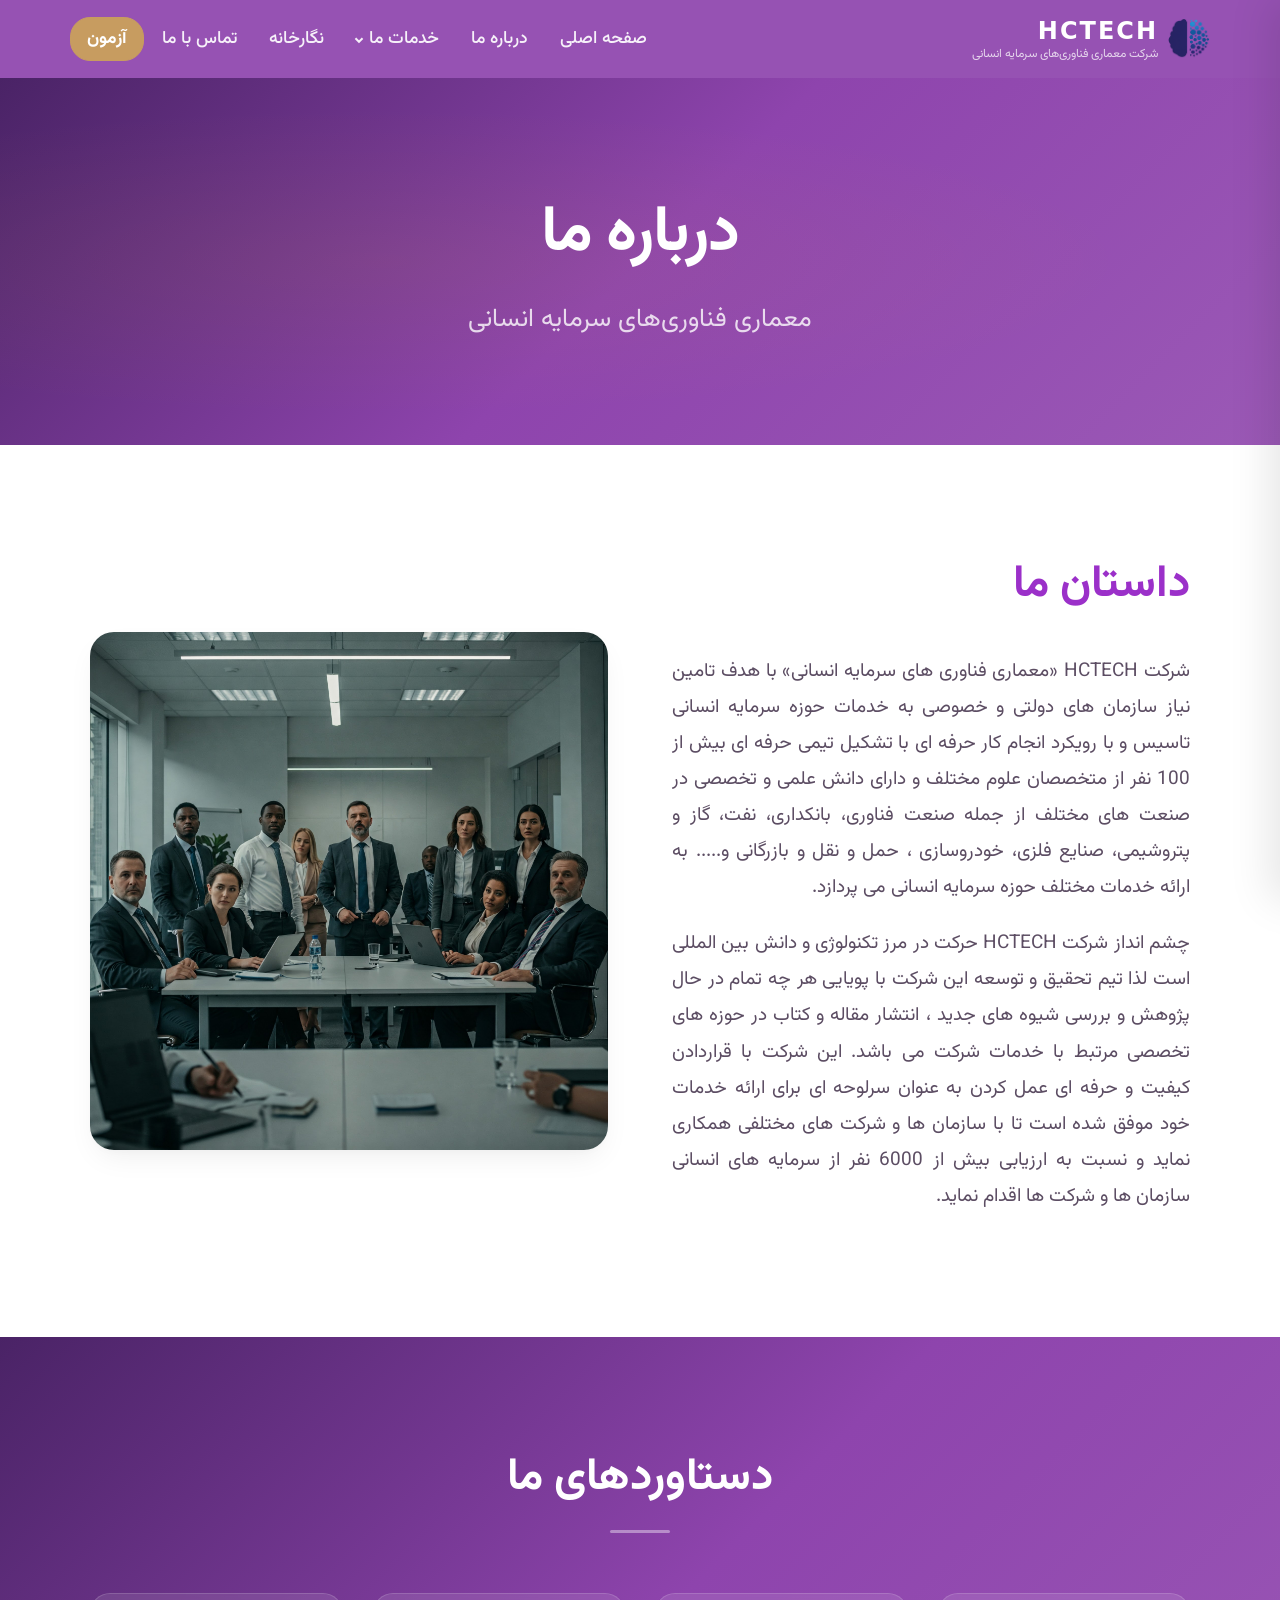
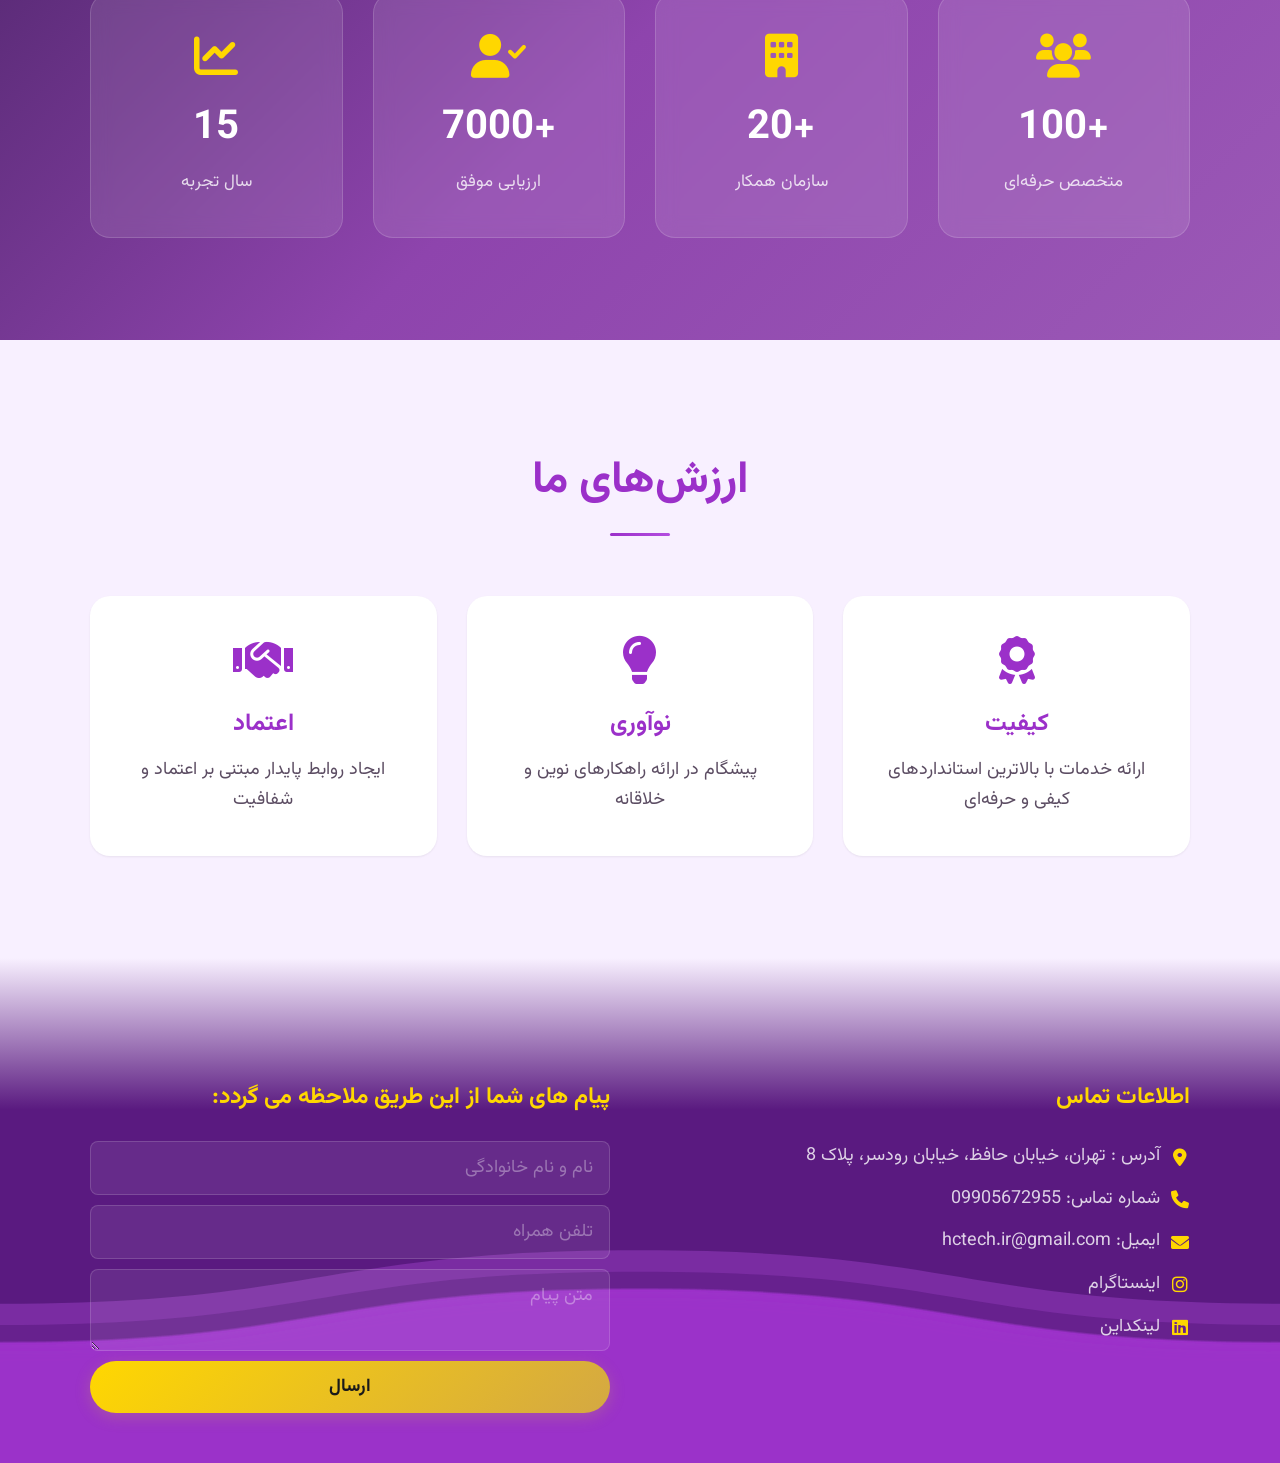
<file: about.html>
<!DOCTYPE html>
<html lang="fa" dir="rtl">

<head>
    <meta charset="UTF-8">
    <meta name="viewport" content="width=device-width, initial-scale=1.0">
    <title>درباره ما - HCTECH</title>

    <!-- Preload فونت -->
    <link rel="preload" href="assets/fonts/Vazirmatn-Regular.ttf" as="font" type="font/ttf" crossorigin>
    <link rel="preload" href="assets/fonts/Vazirmatn-Bold.ttf" as="font" type="font/ttf" crossorigin>

    <!-- Styles -->
    <link rel="stylesheet" href="css/main.css">
    <link rel="stylesheet" href="css/animations.css">
    <link rel="stylesheet" href="https://cdnjs.cloudflare.com/ajax/libs/font-awesome/6.0.0/css/all.min.css">
</head>

<body>

    <!-- ==========================================
    HEADER
    =========================================== -->
    <header class="header">
        <div class="header-container">
            <a href="index.html" class="logo-link">
                <img src="./images/logo.png" alt="HCTECH" class="logo">
                <div class="logo-text-group">
                    <span class="logo-text">HCTECH</span>
                      <span class="logo-subtext">شرکت معماری فناوری‌های سرمایه انسانی</span>
                </div>
            </a>
            <nav>
                <ul>
                    <li><a href="index.html">صفحه اصلی</a></li>
                    <li><a href="about.html" class="active">درباره ما</a></li>
                    <li class="dropdown">
                        <a href="#" class="dropdown-btn">خدمات ما</a>
                        <div class="dropdown-content">
                            <a href="competency.html">طراحی مدل شایستگی</a>
                            <a href="tm.html">مدیریت استعداد</a>
                            <a href="sp.html">جانشین‌پروری</a>
                            <a href="assessmentcenter.html">کانون ارزیابی</a>
                            <a href="#">دوره‌های توسعه شایستگی</a>
                            <a href="#">مدیریت عملکرد</a>
                            <a href="#">کوچینگ</a>
                            <a href="#">مدیریت دانش</a>
                            <a href="#">کلینیک رفتاری</a>
                        </div>
                    </li>
                    <li><a href="index.html#gallery">نگارخانه</a></li>
                    <li><a href="contact.html">تماس با ما</a></li>
                    <li><a href="#" class="exam-btn">آزمون</a></li>
                </ul>
            </nav>
        </div>
    </header>

    <!-- ==========================================
    PAGE HEADER
    =========================================== -->
    <section class="page-hero">
        <div class="page-hero-content fade-in-up">
            <h1>درباره ما</h1>
            <p>معماری فناوری‌های سرمایه انسانی</p>
        </div>
    </section>

    <!-- ==========================================
    OUR STORY
    =========================================== -->
    <section class="our-story">
        <div class="container">
            <div class="story-content">
                <div class="story-text fade-in-up">
                    <h1>داستان ما</h1>
                    <p>شرکت HCTECH «معماری فناوری های سرمایه انسانی» با هدف تامین نیاز سازمان های دولتی و خصوصی به
                        خدمات حوزه سرمایه انسانی تاسیس و با رویکرد انجام کار حرفه ای با تشکیل تیمی حرفه ای بیش از
                        100 نفر از متخصصان علوم مختلف و دارای دانش علمی و تخصصی در صنعت های مختلف از جمله صنعت
                        فناوری، بانکداری، نفت، گاز و پتروشیمی، صنایع فلزی، خودروسازی ، حمل و نقل و بازرگانی و.....
                        به ارائه خدمات مختلف حوزه سرمایه انسانی می پردازد.</p>
                    <p>چشم انداز شرکت HCTECH حرکت در مرز تکنولوژی و دانش بین المللی است لذا تیم تحقیق و توسعه این
                        شرکت با پویایی هر چه تمام در حال پژوهش و بررسی شیوه های جدید ، انتشار مقاله و کتاب در حوزه
                        های تخصصی مرتبط با خدمات شرکت می باشد. این شرکت با قراردادن کیفیت و حرفه ای عمل کردن به
                        عنوان سرلوحه ای برای ارائه خدمات خود موفق شده است تا با سازمان ها و شرکت های مختلفی همکاری
                        نماید و نسبت به ارزیابی بیش از 6000 نفر از سرمایه های انسانی سازمان ها و شرکت ها اقدام
                        نماید.</p>
                </div>
                <div class="story-image fade-in-up">
                    <img src="./images/about/about 1.jpg" alt="درباره HCTECH">
                </div>
            </div>
        </div>
    </section>

    <!-- ==========================================
    ACHIEVEMENTS
    =========================================== -->
    <section class="achievements">
        <div class="container">
            <h2 class="section-title">دستاوردهای ما</h2>
            <div class="stats-grid">
                <div class="stat-item scale-in">
                    <i class="fas fa-users"></i>
                    <h3>+100</h3>
                    <p>متخصص حرفه‌ای</p>
                </div>
                <div class="stat-item scale-in">
                    <i class="fas fa-building"></i>
                    <h3>+20</h3>
                    <p>سازمان همکار</p>
                </div>
                <div class="stat-item scale-in">
                    <i class="fas fa-user-check"></i>
                    <h3>+7000</h3>
                    <p>ارزیابی موفق</p>
                </div>
                <div class="stat-item scale-in">
                    <i class="fas fa-chart-line"></i>
                    <h3>15</h3>
                    <p>سال تجربه</p>
                </div>
            </div>
        </div>
    </section>

    <!-- ==========================================
    OUR VALUES
    =========================================== -->
    <section class="our-values">
        <div class="container">
            <h2 class="section-title">ارزش‌های ما</h2>
            <div class="values-grid">
                <div class="value-card fade-in-up">
                    <i class="fas fa-award"></i>
                    <h3>کیفیت</h3>
                    <p>ارائه خدمات با بالاترین استانداردهای کیفی و حرفه‌ای</p>
                </div>
                <div class="value-card fade-in-up">
                    <i class="fas fa-lightbulb"></i>
                    <h3>نوآوری</h3>
                    <p>پیشگام در ارائه راهکارهای نوین و خلاقانه</p>
                </div>
                <div class="value-card fade-in-up">
                    <i class="fas fa-handshake"></i>
                    <h3>اعتماد</h3>
                    <p>ایجاد روابط پایدار مبتنی بر اعتماد و شفافیت</p>
                </div>
            </div>
        </div>
    </section>

    <!-- ==========================================
    FOOTER
    =========================================== -->
    <footer>
        <div class="wave-container">
            <svg viewBox="0 0 120 28" preserveAspectRatio="none">
                <defs>
                    <filter id="goo">
                        <feGaussianBlur in="SourceGraphic" stdDeviation="1" result="blur" />
                        <feColorMatrix in="blur" mode="matrix" values="1 0 0 0 0  0 1 0 0 0  0 0 1 0 0  0 0 0 13 -9"
                            result="goo" />
                        <xfeBlend in="SourceGraphic" in2="goo" />
                    </filter>
                    <path id="wave"
                        d="M 0,10 C 30,10 30,15 60,15 90,15 90,10 120,10 150,10 150,15 180,15 210,15 210,10 240,10 v 28 h -240 z" />
                </defs>
                <use id="wave3" class="wave" xlink:href="#wave" x="0" y="-2"></use>
                <use id="wave2" class="wave" xlink:href="#wave" x="0" y="0"></use>
                <g class="gooeff" filter="url(#goo)">
                    <circle class="drop drop1" cx="20" cy="2" r="8.8" />
                    <circle class="drop drop2" cx="25" cy="2.5" r="7.5" />
                    <circle class="drop drop3" cx="16" cy="2.8" r="9.2" />
                    <circle class="drop drop4" cx="18" cy="2" r="8.8" />
                    <circle class="drop drop5" cx="22" cy="2.5" r="7.5" />
                    <circle class="drop drop6" cx="26" cy="2.8" r="9.2" />
                    <circle class="drop drop1" cx="5" cy="4.4" r="8.8" />
                    <circle class="drop drop2" cx="5" cy="4.1" r="7.5" />
                    <circle class="drop drop3" cx="8" cy="3.8" r="9.2" />
                    <circle class="drop drop4" cx="3" cy="4.4" r="8.8" />
                    <circle class="drop drop5" cx="7" cy="4.1" r="7.5" />
                    <circle class="drop drop6" cx="10" cy="4.3" r="9.2" />
                    <circle class="drop drop1" cx="1.2" cy="5.4" r="8.8" />
                    <circle class="drop drop2" cx="5.2" cy="5.1" r="7.5" />
                    <circle class="drop drop3" cx="10.2" cy="5.3" r="9.2" />
                    <circle class="drop drop4" cx="3.2" cy="5.4" r="8.8" />
                    <circle class="drop drop5" cx="14.2" cy="5.1" r="7.5" />
                    <circle class="drop drop6" cx="17.2" cy="4.8" r="9.2" />
                    <use id="wave1" class="wave" xlink:href="#wave" x="0" y="1" />
                </g>
            </svg>
        </div>
        <div class="footer-container">
            <div class="contact-info">
                <h3>اطلاعات تماس</h3>
                <p><i class="fas fa-map-marker-alt"></i> آدرس : تهران، خیابان حافظ، خیابان رودسر، پلاک 8</p>
                <p><i class="fas fa-phone"></i> شماره تماس: 09905672955</p>
                <p><i class="fas fa-envelope"></i> ایمیل: hctech.ir@gmail.com</p>
                <p><i class="fab fa-instagram"></i> <a href="#">اینستاگرام</a></p>
                <p><i class="fab fa-linkedin"></i> <a href="#">لینکداین</a></p>
            </div>
            <div class="message-box">
                <h3>پیام های شما از این طریق ملاحظه می گردد:</h3>
                <form>
                    <input type="text" placeholder="نام و نام خانوادگی" required>
                    <input type="email" placeholder="تلفن همراه" required>
                    <textarea placeholder="متن پیام" required></textarea>
                    <button type="submit">ارسال</button>
                </form>
            </div>
        </div>
    </footer>

    <script src="js/main.js"></script>
</body>

</html>
</file>
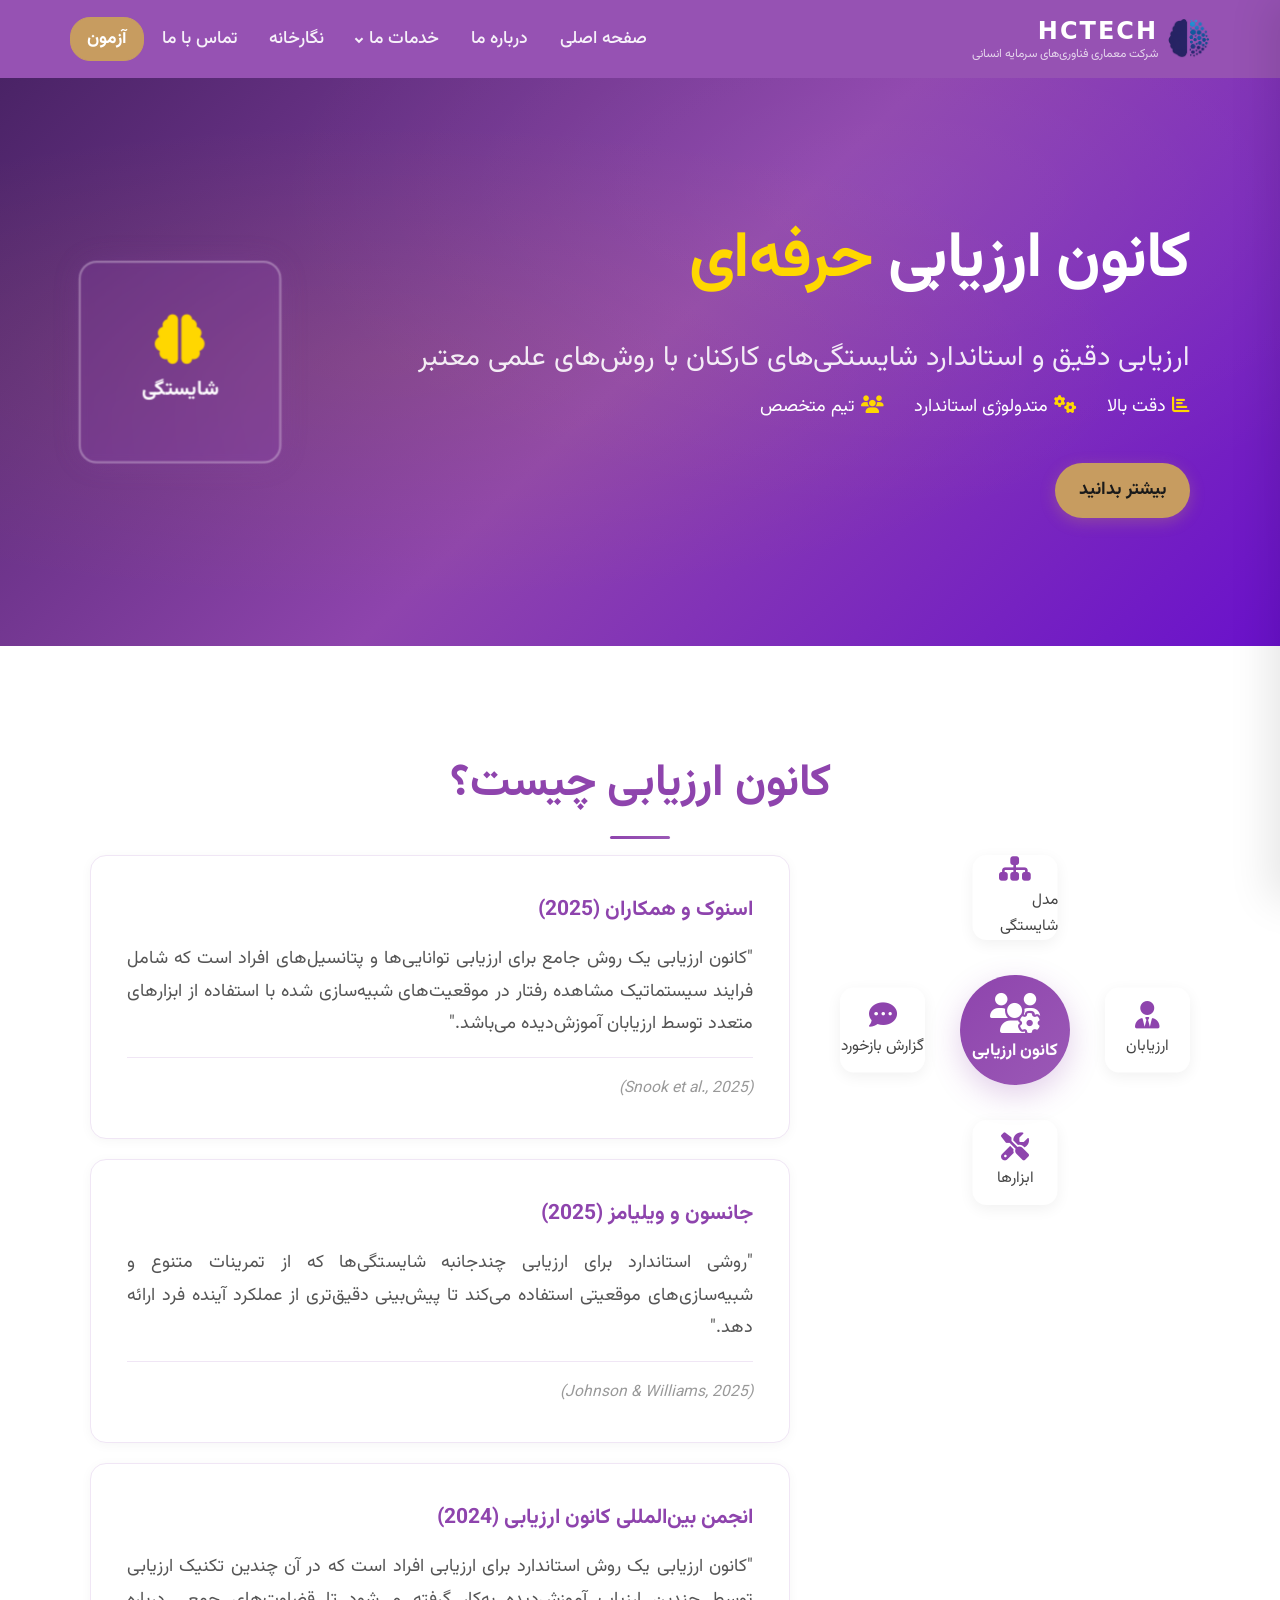
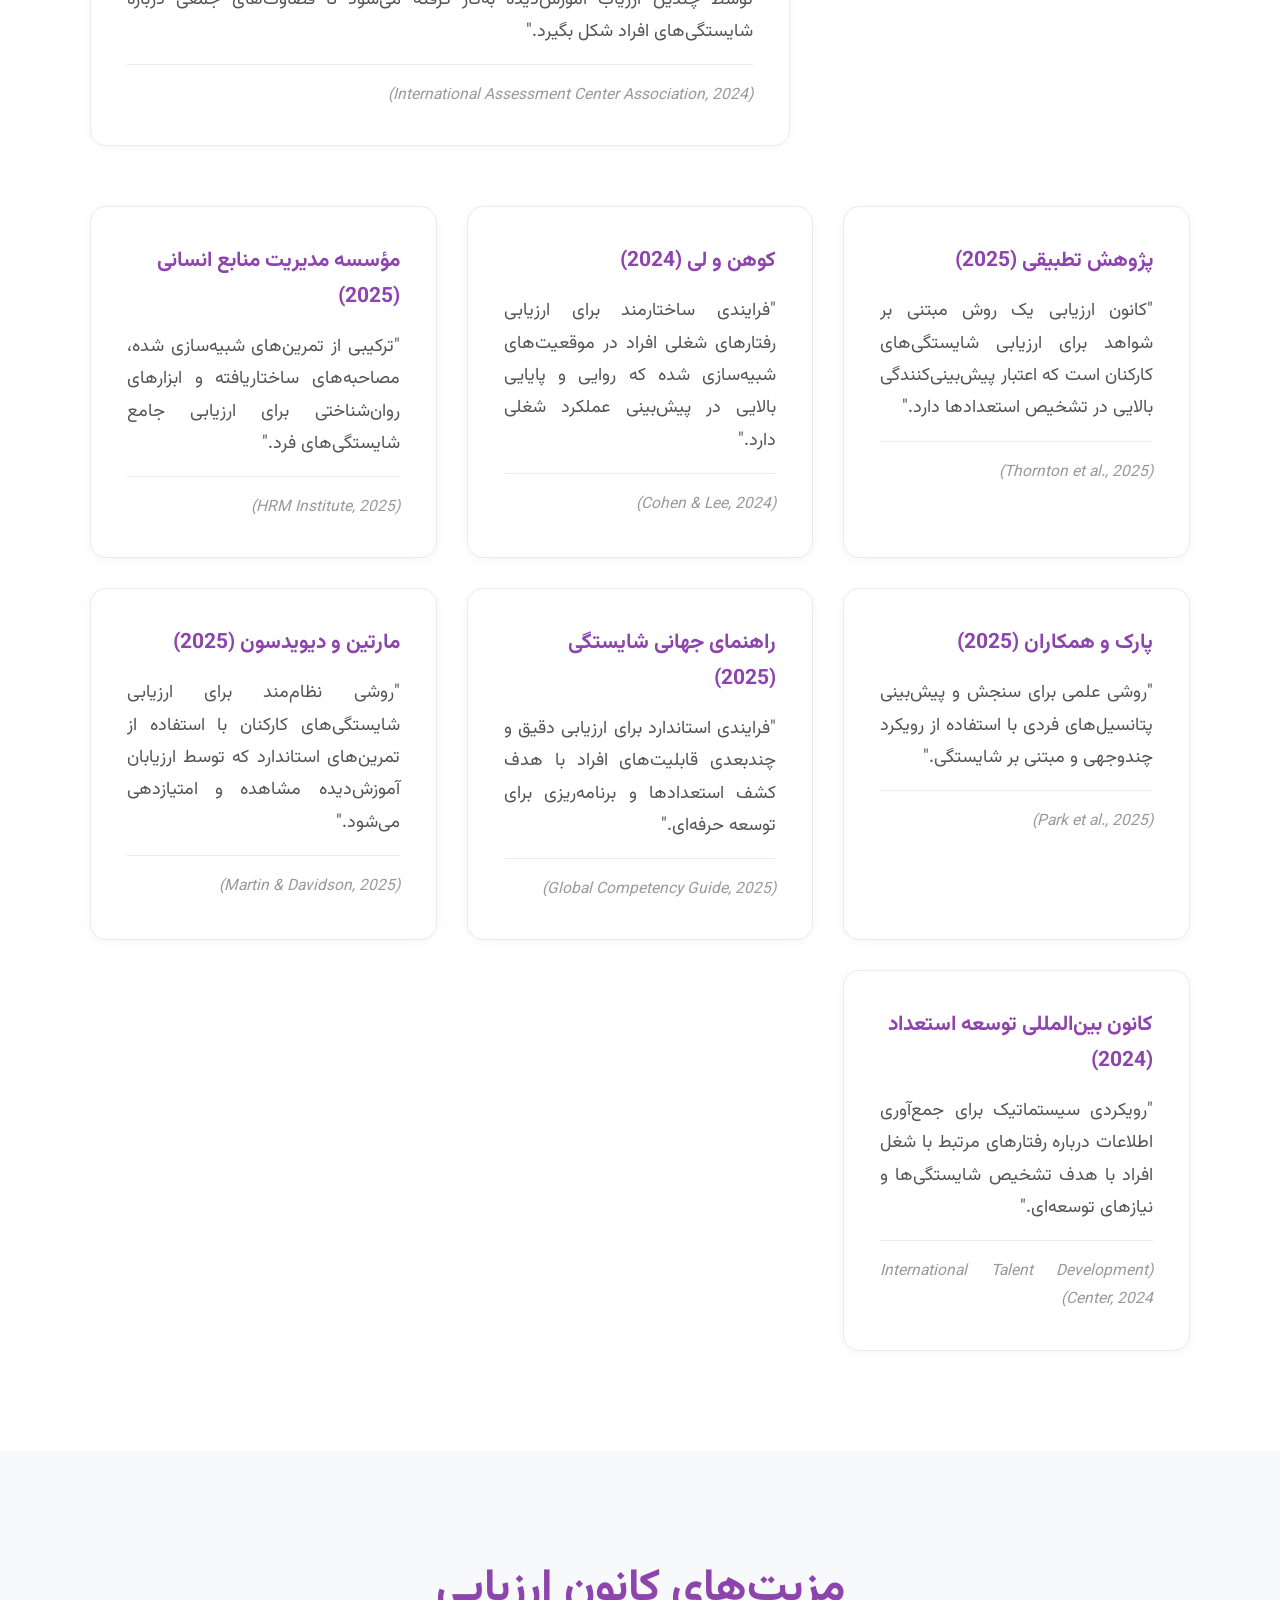
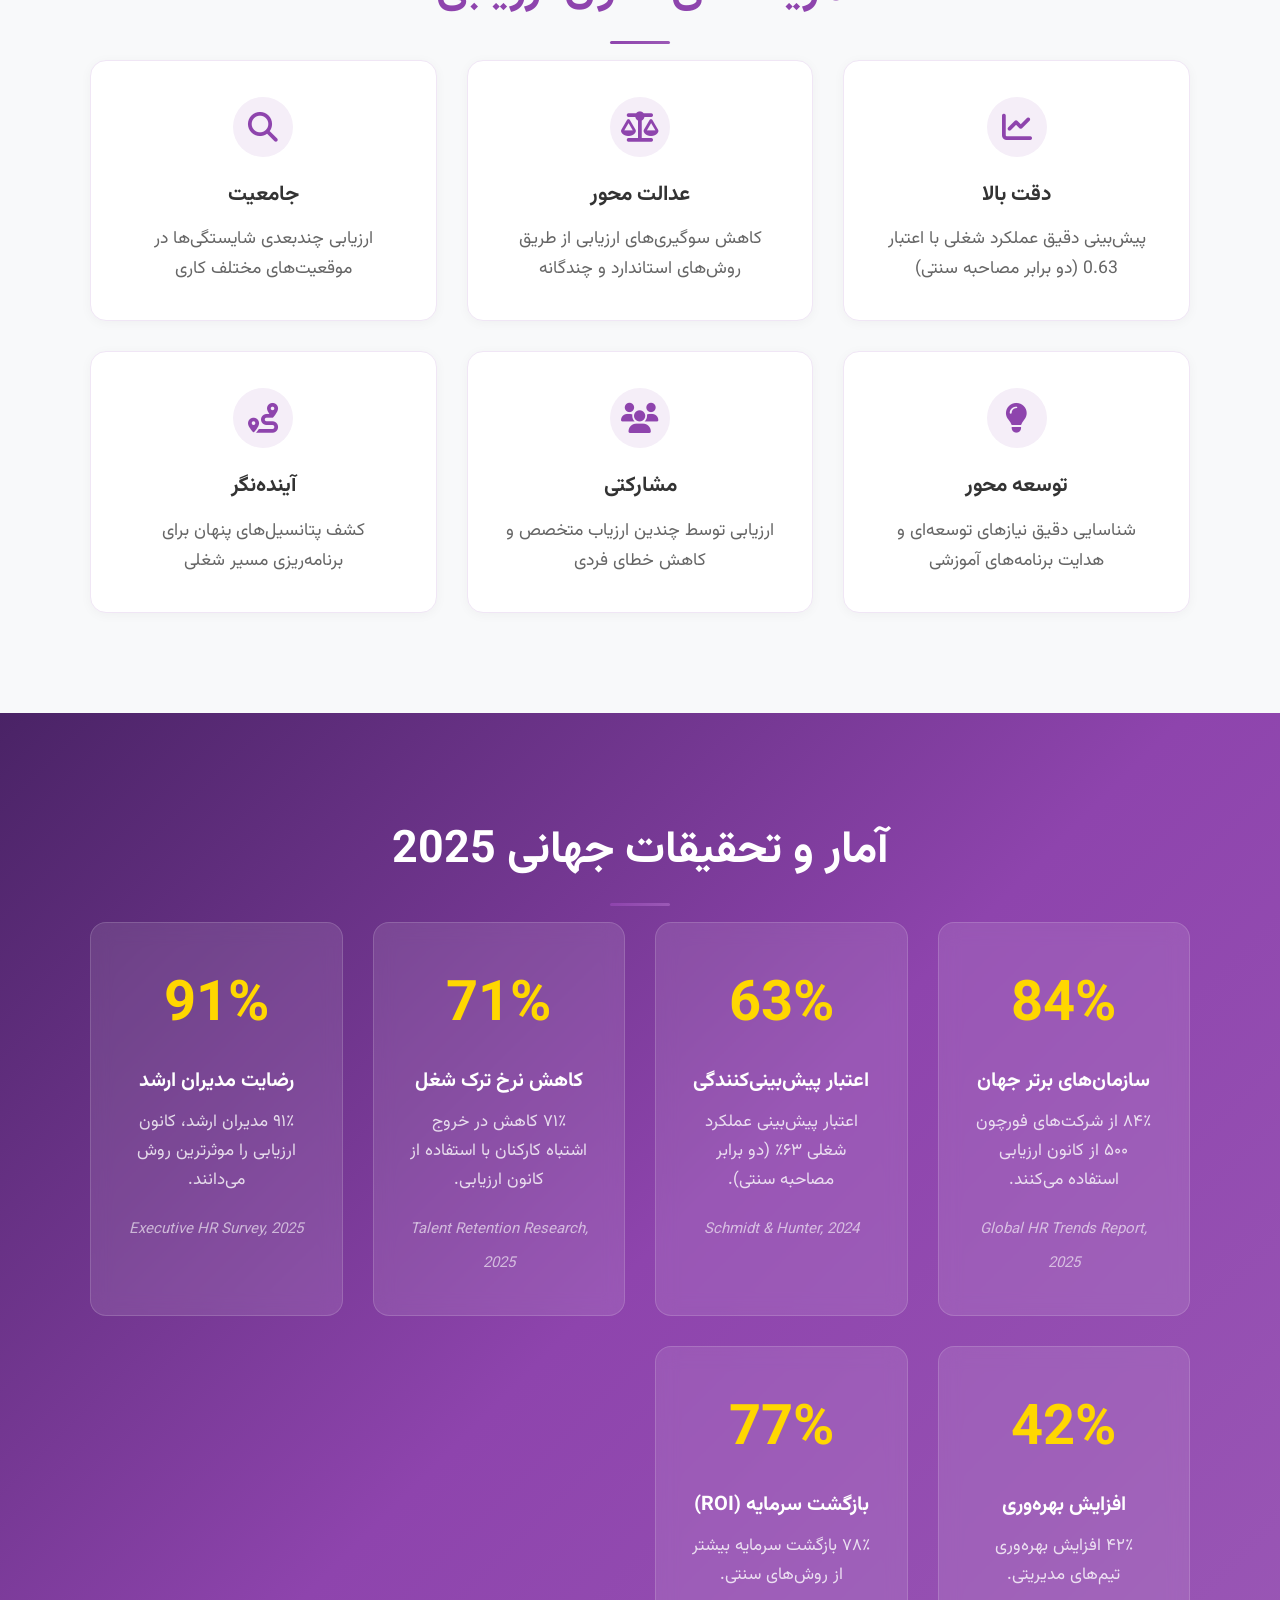
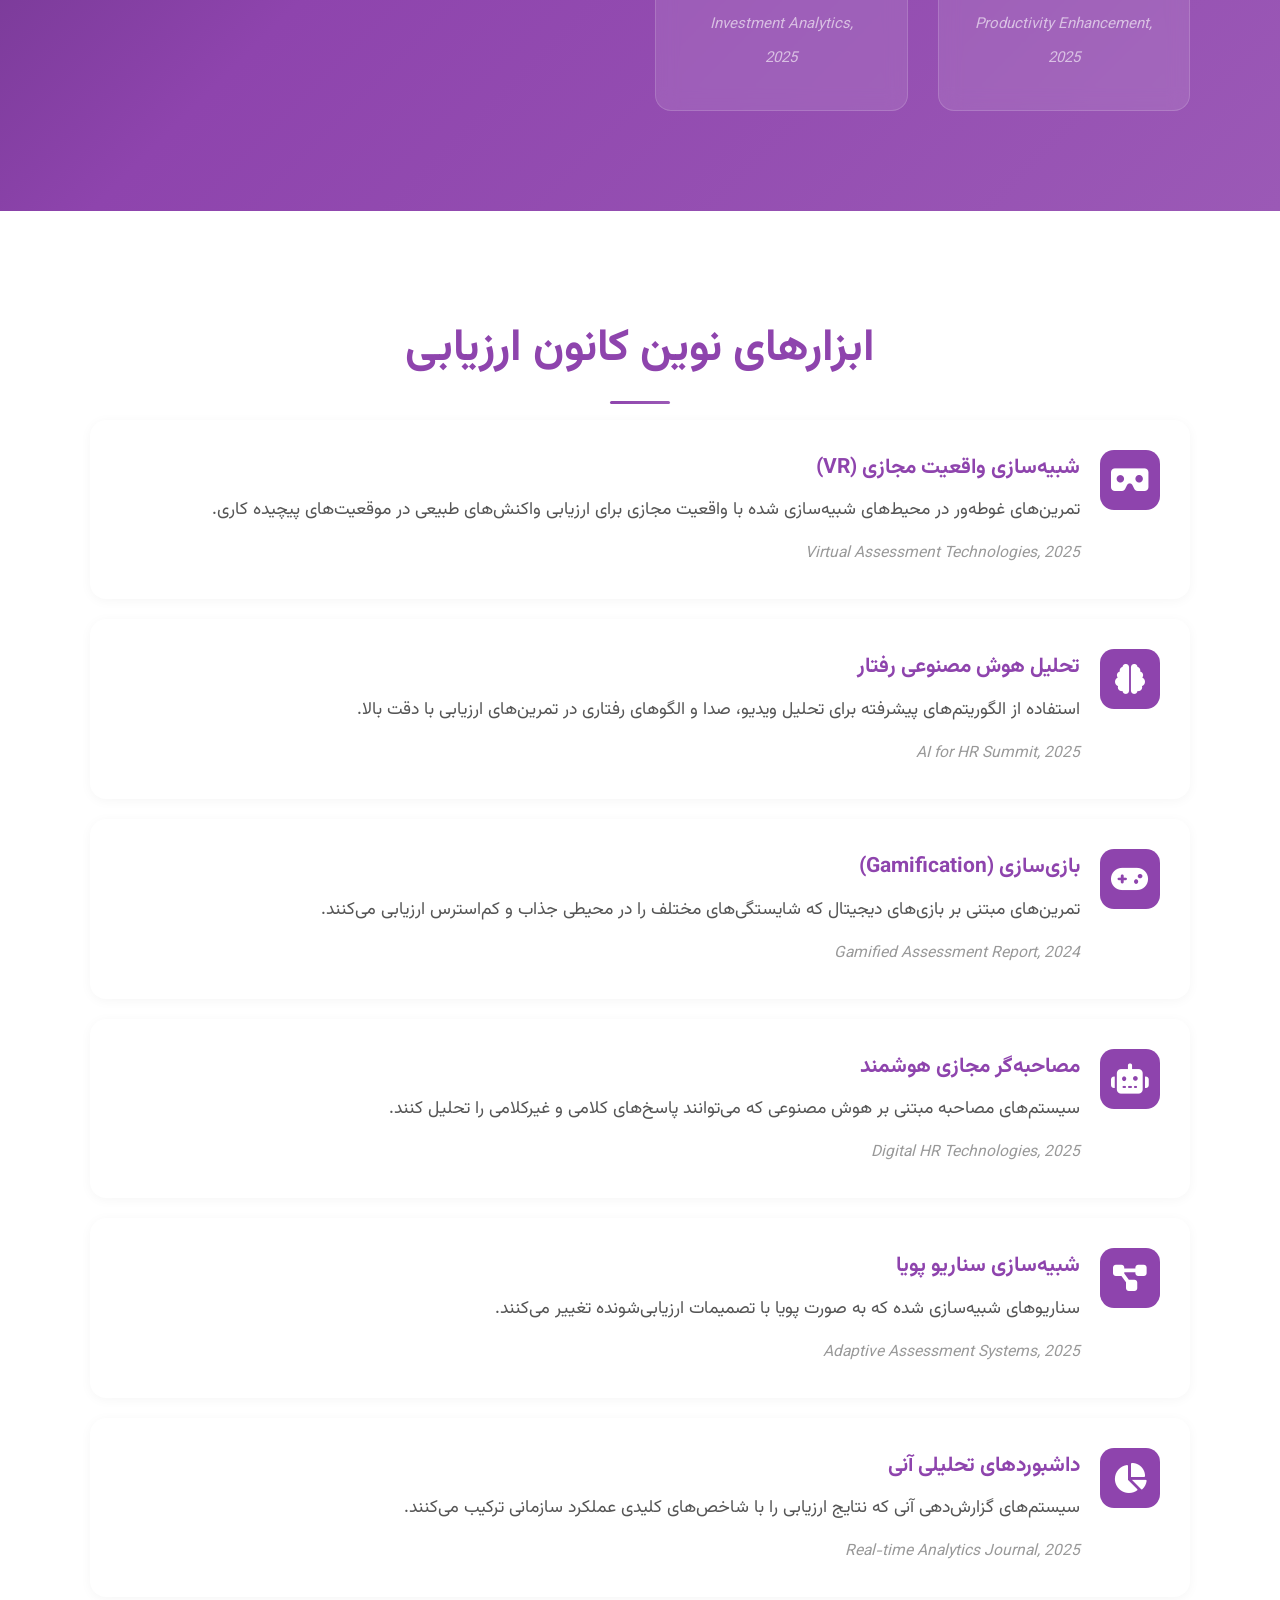
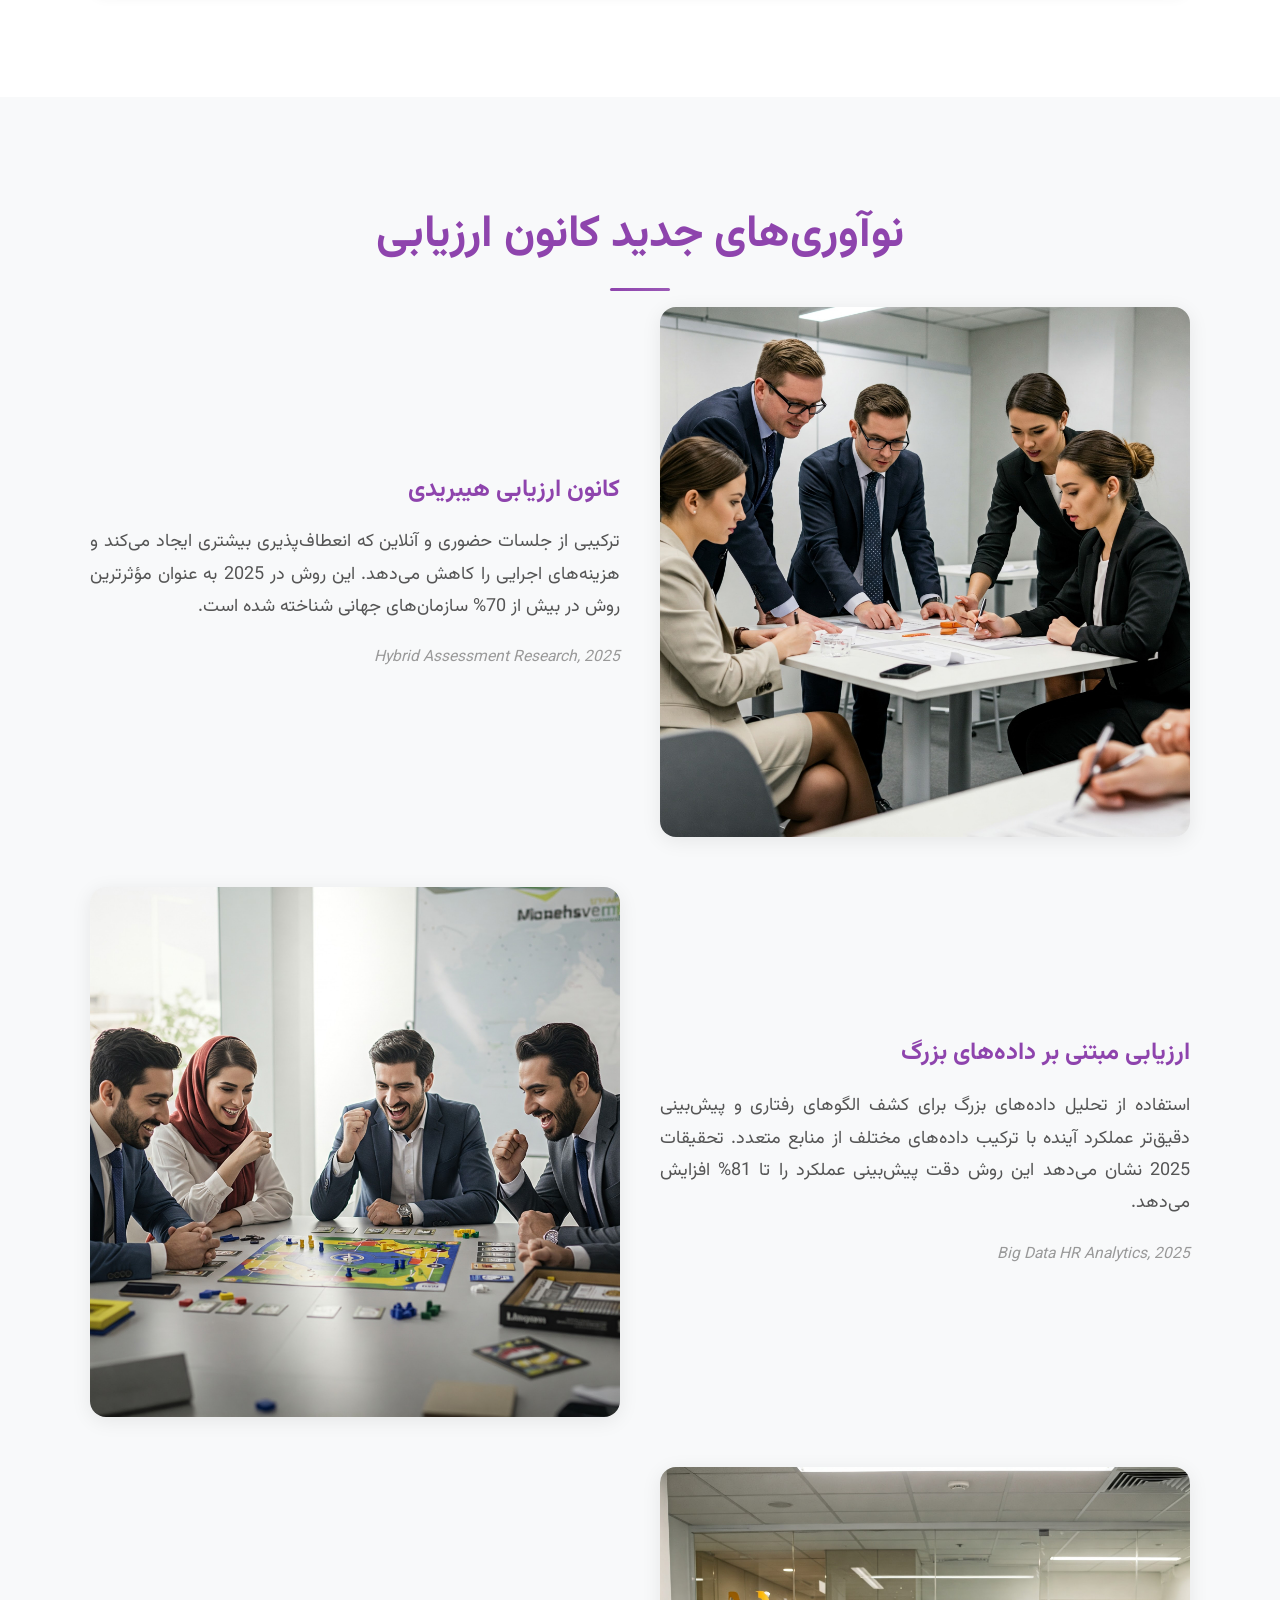
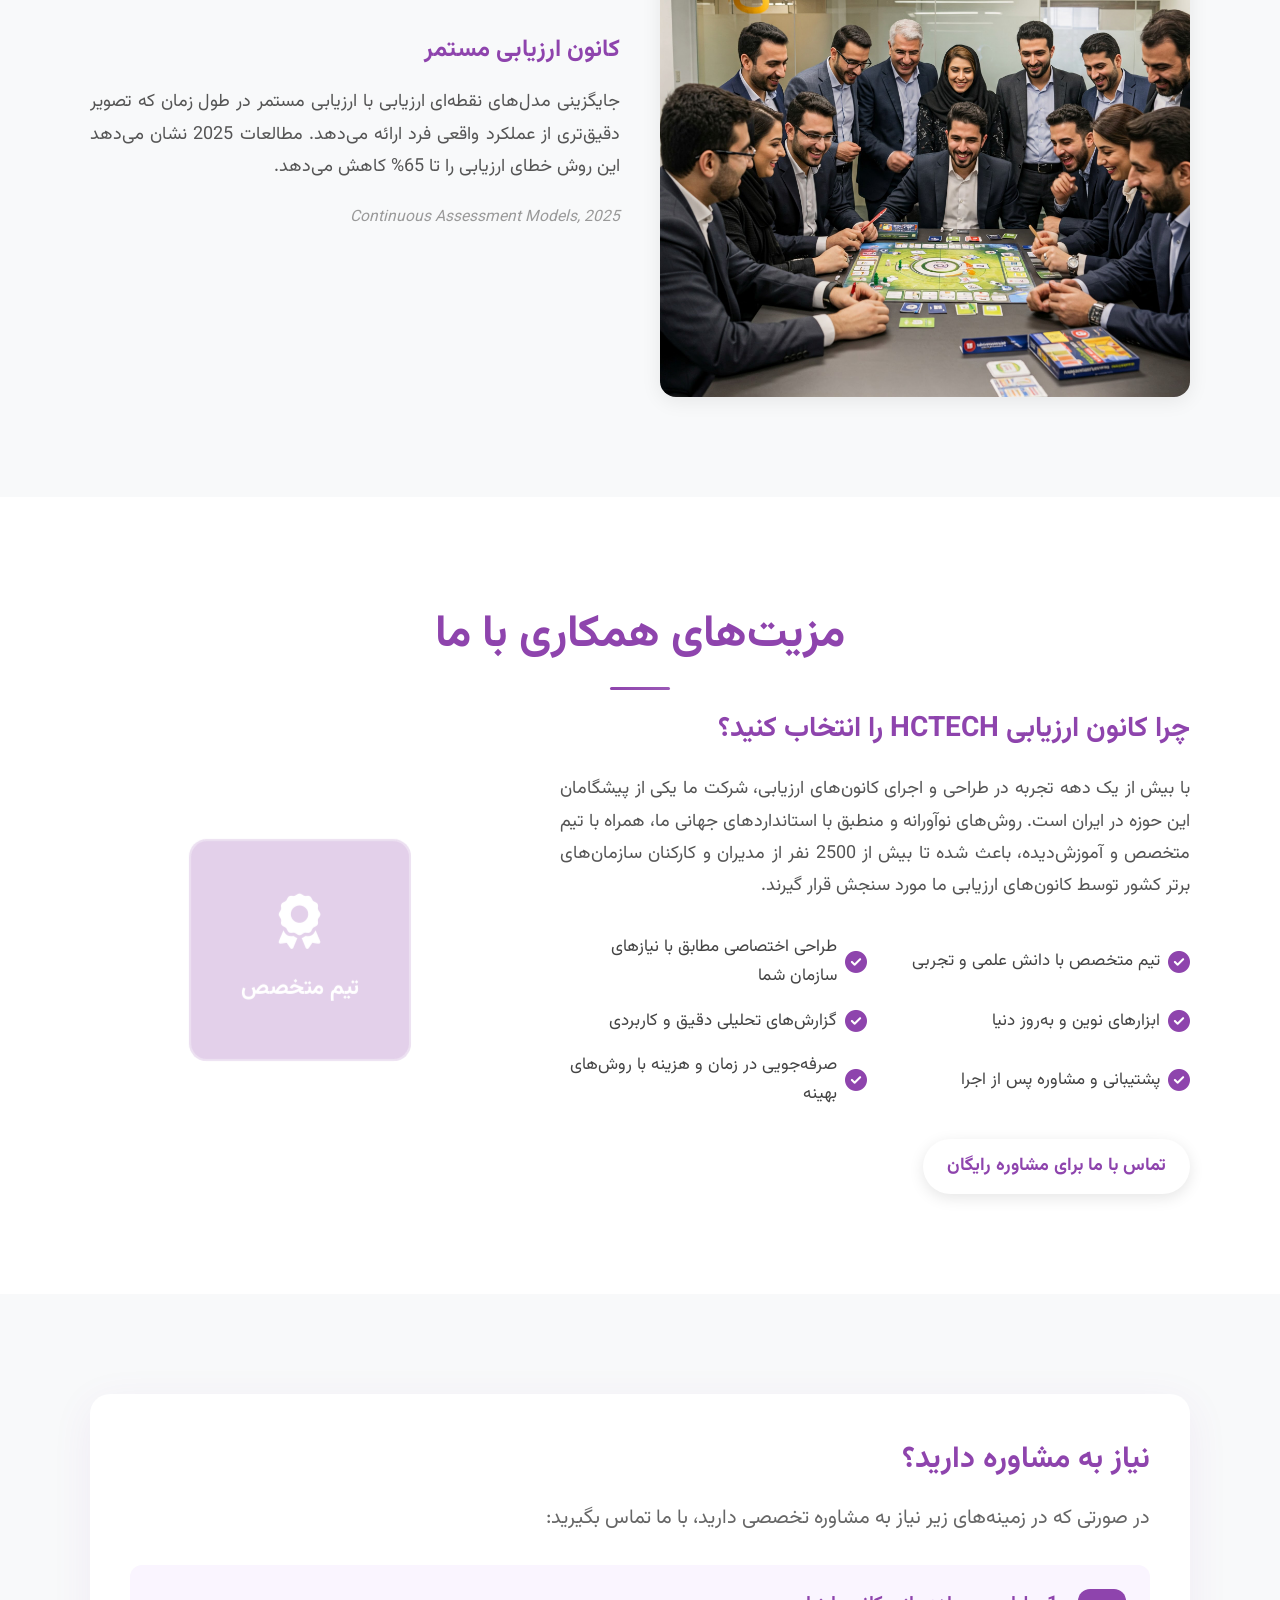
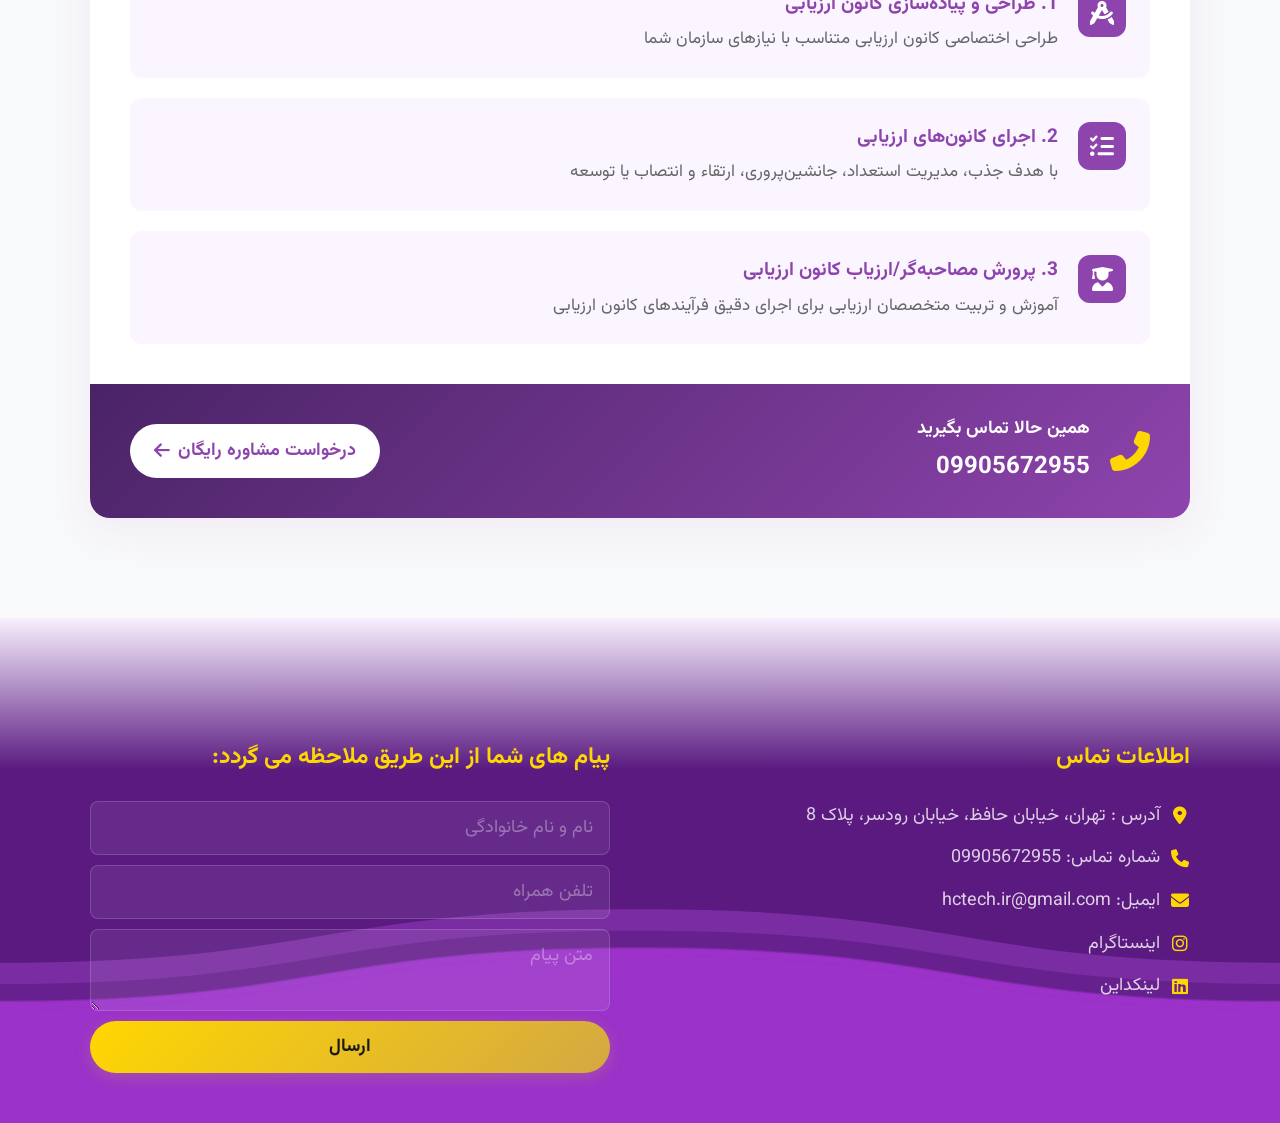
<file: assessmentcenter.html>
<!DOCTYPE html>
<html lang="fa" dir="rtl">

<head>
    <meta charset="UTF-8">
    <meta name="viewport" content="width=device-width, initial-scale=1.0">
    <meta name="description"
        content="کانون ارزیابی، ارزیابی شایستگی، assessment center، ابزارهای کانون ارزیابی، طراحی و اجرای کانون ارزیابی">
    <title>کانون ارزیابی | HCTECH</title>

    <link rel="preload" href="assets/fonts/Vazirmatn-Regular.ttf" as="font" type="font/ttf" crossorigin>
    <link rel="preload" href="assets/fonts/Vazirmatn-Bold.ttf" as="font" type="font/ttf" crossorigin>

    <link rel="stylesheet" href="css/main.css">
    <link rel="stylesheet" href="css/animations.css">
    <link rel="stylesheet" href="css/pages.css">
    <link rel="stylesheet" href="https://cdnjs.cloudflare.com/ajax/libs/font-awesome/6.5.1/css/all.min.css">
</head>

<body>

    <!-- HEADER -->
    <header class="header">
        <div class="header-container">
            <a href="index.html" class="logo-link">
                <img src="./images/logo.png" alt="HCTECH" class="logo">
                <div class="logo-text-group">
                    <span class="logo-text">HCTECH</span>
                    <span class="logo-subtext">شرکت معماری فناوری‌های سرمایه انسانی</span>
                </div>
            </a>
            <nav>
                <ul>
                    <li><a href="index.html">صفحه اصلی</a></li>
                    <li><a href="about.html">درباره ما</a></li>
                    <li class="dropdown">
                        <a href="#" class="dropdown-btn">خدمات ما</a>
                        <div class="dropdown-content">
                            <a href="competency.html">طراحی مدل شایستگی</a>
                            <a href="tm.html">مدیریت استعداد</a>
                            <a href="sp.html">جانشین‌پروری</a>
                            <a href="assessmentcenter.html">کانون ارزیابی</a>
                            <a href="#">دوره‌های توسعه شایستگی</a>
                            <a href="#">مدیریت عملکرد</a>
                            <a href="#">کوچینگ</a>
                            <a href="#">مدیریت دانش</a>
                            <a href="#">کلینیک رفتاری</a>
                        </div>
                    </li>
                    <li><a href="index.html#gallery">نگارخانه</a></li>
                    <li><a href="contact.html">تماس با ما</a></li>
                    <li><a href="#" class="exam-btn">آزمون</a></li>
                </ul>
            </nav>
        </div>
    </header>

    <!-- HERO -->
    <section class="page-hero" style="background: linear-gradient(135deg, #4a2366, #8e44ad, #6a11cb);">
        <div class="container">
            <div class="hero-row">
                <div class="hero-text fade-in-up">
                    <h1>کانون ارزیابی <span style="color:#FFD700;">حرفه‌ای</span></h1>
                    <p class="subtitle">ارزیابی دقیق و استاندارد شایستگی‌های کارکنان با روش‌های علمی معتبر</p>
                    <div style="display:flex;gap:1.5rem;margin-bottom:2rem;flex-wrap:wrap;">
                        <span style="color:#fff;font-size:0.9rem;"><i class="fas fa-chart-bar"
                                style="color:#FFD700;margin-left:6px;"></i>دقت بالا</span>
                        <span style="color:#fff;font-size:0.9rem;"><i class="fas fa-cogs"
                                style="color:#FFD700;margin-left:6px;"></i>متدولوژی استاندارد</span>
                        <span style="color:#fff;font-size:0.9rem;"><i class="fas fa-users"
                                style="color:#FFD700;margin-left:6px;"></i>تیم متخصص</span>
                    </div>
                    <a href="#ac-definition" class="btn btn-gold magnetic">بیشتر بدانید</a>
                </div>
                <div class="hero-visual fade-in-up">
                    <div class="cube-spinner-scene">
                        <div class="cube-spinner">
                            <div class="spinner-face"><i class="fas fa-brain"></i><span>شایستگی</span></div>
                            <div class="spinner-face"><i class="fas fa-search"></i><span>ارزیابی</span></div>
                            <div class="spinner-face"><i class="fas fa-chart-line"></i><span>تحلیل</span></div>
                            <div class="spinner-face"><i class="fas fa-user-graduate"></i><span>توسعه</span></div>
                        </div>
                    </div>
                </div>
            </div>
        </div>
    </section>

    <!-- DEFINITION -->
    <section id="ac-definition" style="padding:5rem 0;background:#fff;">
        <div class="container">
            <h2 class="section-title fade-in-up">کانون ارزیابی چیست؟</h2>
            <div class="definition-top-row fade-in-up">
                <div class="definition-illustration">
                    <div class="illustration-center"><i class="fas fa-users-cog"></i><span>کانون ارزیابی</span></div>
                    <div class="illustration-items">
                        <div class="ill-item" style="top:0;left:50%;transform:translateX(-50%);"><i
                                class="fas fa-sitemap"></i><span>مدل شایستگی</span></div>
                        <div class="ill-item" style="top:50%;right:0;transform:translateY(-50%);"><i
                                class="fas fa-user-tie"></i><span>ارزیابان</span></div>
                        <div class="ill-item" style="bottom:0;left:50%;transform:translateX(-50%);"><i
                                class="fas fa-tools"></i><span>ابزارها</span></div>
                        <div class="ill-item" style="top:50%;left:0;transform:translateY(-50%);"><i
                                class="fas fa-comment-dots"></i><span>گزارش بازخورد</span></div>
                    </div>
                </div>
                <div style="display:flex;flex-direction:column;gap:1rem;">
                    <div class="def-card">
                        <h3>اسنوک و همکاران (2025)</h3>
                        <p>"کانون ارزیابی یک روش جامع برای ارزیابی توانایی‌ها و پتانسیل‌های افراد است که شامل فرایند
                            سیستماتیک مشاهده رفتار در موقعیت‌های شبیه‌سازی شده با استفاده از ابزارهای متعدد توسط
                            ارزیابان آموزش‌دیده می‌باشد." <cite>(Snook et al., 2025)</cite></p>
                    </div>
                    <div class="def-card">
                        <h3>جانسون و ویلیامز (2025)</h3>
                        <p>"روشی استاندارد برای ارزیابی چندجانبه شایستگی‌ها که از تمرینات متنوع و شبیه‌سازی‌های موقعیتی
                            استفاده می‌کند تا پیش‌بینی دقیق‌تری از عملکرد آینده فرد ارائه دهد." <cite>(Johnson &
                                Williams, 2025)</cite></p>
                    </div>
                    <div class="def-card">
                        <h3>انجمن بین‌المللی کانون ارزیابی (2024)</h3>
                        <p>"کانون ارزیابی یک روش استاندارد برای ارزیابی افراد است که در آن چندین تکنیک ارزیابی توسط
                            چندین ارزیاب آموزش‌دیده به‌کار گرفته می‌شود تا قضاوت‌های جمعی درباره شایستگی‌های افراد شکل
                            بگیرد." <cite>(International Assessment Center Association, 2024)</cite></p>
                    </div>
                </div>
            </div>
            <div class="definition-grid stagger-children" style="margin-top:3rem;">
                <div class="def-card">
                    <h3>پژوهش تطبیقی (2025)</h3>
                    <p>"کانون ارزیابی یک روش مبتنی بر شواهد برای ارزیابی شایستگی‌های کارکنان است که اعتبار
                        پیش‌بینی‌کنندگی بالایی در تشخیص استعدادها دارد." <cite>(Thornton et al., 2025)</cite></p>
                </div>
                <div class="def-card">
                    <h3>کوهن و لی (2024)</h3>
                    <p>"فرایندی ساختارمند برای ارزیابی رفتارهای شغلی افراد در موقعیت‌های شبیه‌سازی شده که روایی و پایایی
                        بالایی در پیش‌بینی عملکرد شغلی دارد." <cite>(Cohen & Lee, 2024)</cite></p>
                </div>
                <div class="def-card">
                    <h3>مؤسسه مدیریت منابع انسانی (2025)</h3>
                    <p>"ترکیبی از تمرین‌های شبیه‌سازی شده، مصاحبه‌های ساختاریافته و ابزارهای روان‌شناختی برای ارزیابی
                        جامع شایستگی‌های فرد." <cite>(HRM Institute, 2025)</cite></p>
                </div>
                <div class="def-card">
                    <h3>پارک و همکاران (2025)</h3>
                    <p>"روشی علمی برای سنجش و پیش‌بینی پتانسیل‌های فردی با استفاده از رویکرد چندوجهی و مبتنی بر
                        شایستگی." <cite>(Park et al., 2025)</cite></p>
                </div>
                <div class="def-card">
                    <h3>راهنمای جهانی شایستگی (2025)</h3>
                    <p>"فرایندی استاندارد برای ارزیابی دقیق و چندبعدی قابلیت‌های افراد با هدف کشف استعدادها و
                        برنامه‌ریزی برای توسعه حرفه‌ای." <cite>(Global Competency Guide, 2025)</cite></p>
                </div>
                <div class="def-card">
                    <h3>مارتین و دیویدسون (2025)</h3>
                    <p>"روشی نظام‌مند برای ارزیابی شایستگی‌های کارکنان با استفاده از تمرین‌های استاندارد که توسط
                        ارزیابان آموزش‌دیده مشاهده و امتیازدهی می‌شود." <cite>(Martin & Davidson, 2025)</cite></p>
                </div>
                <div class="def-card">
                    <h3>کانون بین‌المللی توسعه استعداد (2024)</h3>
                    <p>"رویکردی سیستماتیک برای جمع‌آوری اطلاعات درباره رفتارهای مرتبط با شغل افراد با هدف تشخیص
                        شایستگی‌ها و نیازهای توسعه‌ای." <cite>(International Talent Development Center, 2024)</cite></p>
                </div>
            </div>
        </div>
    </section>

    <!-- BENEFITS -->
    <section style="padding:5rem 0;background:#f8f9fa;">
        <div class="container">
            <h2 class="section-title fade-in-up">مزیت‌های کانون ارزیابی</h2>
            <div class="benefits-grid stagger-children">
                <div class="benefit-card">
                    <div class="benefit-icon"><i class="fas fa-chart-line"></i></div>
                    <h3>دقت بالا</h3>
                    <p>پیش‌بینی دقیق عملکرد شغلی با اعتبار 0.63 (دو برابر مصاحبه سنتی)</p>
                </div>
                <div class="benefit-card">
                    <div class="benefit-icon"><i class="fas fa-balance-scale"></i></div>
                    <h3>عدالت محور</h3>
                    <p>کاهش سوگیری‌های ارزیابی از طریق روش‌های استاندارد و چندگانه</p>
                </div>
                <div class="benefit-card">
                    <div class="benefit-icon"><i class="fas fa-search"></i></div>
                    <h3>جامعیت</h3>
                    <p>ارزیابی چندبعدی شایستگی‌ها در موقعیت‌های مختلف کاری</p>
                </div>
                <div class="benefit-card">
                    <div class="benefit-icon"><i class="fas fa-lightbulb"></i></div>
                    <h3>توسعه محور</h3>
                    <p>شناسایی دقیق نیازهای توسعه‌ای و هدایت برنامه‌های آموزشی</p>
                </div>
                <div class="benefit-card">
                    <div class="benefit-icon"><i class="fas fa-users"></i></div>
                    <h3>مشارکتی</h3>
                    <p>ارزیابی توسط چندین ارزیاب متخصص و کاهش خطای فردی</p>
                </div>
                <div class="benefit-card">
                    <div class="benefit-icon"><i class="fas fa-route"></i></div>
                    <h3>آینده‌نگر</h3>
                    <p>کشف پتانسیل‌های پنهان برای برنامه‌ریزی مسیر شغلی</p>
                </div>
            </div>
        </div>
    </section>

    <!-- STATISTICS -->
    <section style="padding:5rem 0;background:linear-gradient(135deg,#4a2366,#8e44ad,#9b59b6);color:#fff;">
        <div class="container">
            <h2 class="section-title fade-in-up" style="color:#fff;">آمار و تحقیقات جهانی 2025</h2>
            <div class="stats-counter-grid stagger-children">
                <div class="stat-counter-card">
                    <div class="stat-num"><span class="counter" data-target="84">0</span>%</div>
                    <h4>سازمان‌های برتر جهان</h4>
                    <p>۸۴٪ از شرکت‌های فورچون ۵۰۰ از کانون ارزیابی استفاده می‌کنند.</p><cite>Global HR Trends Report,
                        2025</cite>
                </div>
                <div class="stat-counter-card">
                    <div class="stat-num"><span class="counter" data-target="63">0</span>%</div>
                    <h4>اعتبار پیش‌بینی‌کنندگی</h4>
                    <p>اعتبار پیش‌بینی عملکرد شغلی ۶۳٪ (دو برابر مصاحبه سنتی).</p><cite>Schmidt & Hunter, 2024</cite>
                </div>
                <div class="stat-counter-card">
                    <div class="stat-num"><span class="counter" data-target="71">0</span>%</div>
                    <h4>کاهش نرخ ترک شغل</h4>
                    <p>۷۱٪ کاهش در خروج اشتباه کارکنان با استفاده از کانون ارزیابی.</p><cite>Talent Retention Research,
                        2025</cite>
                </div>
                <div class="stat-counter-card">
                    <div class="stat-num"><span class="counter" data-target="91">0</span>%</div>
                    <h4>رضایت مدیران ارشد</h4>
                    <p>۹۱٪ مدیران ارشد، کانون ارزیابی را موثرترین روش می‌دانند.</p><cite>Executive HR Survey,
                        2025</cite>
                </div>
                <div class="stat-counter-card">
                    <div class="stat-num"><span class="counter" data-target="42">0</span>%</div>
                    <h4>افزایش بهره‌وری</h4>
                    <p>۴۲٪ افزایش بهره‌وری تیم‌های مدیریتی.</p><cite>Productivity Enhancement, 2025</cite>
                </div>
                <div class="stat-counter-card">
                    <div class="stat-num"><span class="counter" data-target="78">0</span>%</div>
                    <h4>بازگشت سرمایه (ROI)</h4>
                    <p>۷۸٪ بازگشت سرمایه بیشتر از روش‌های سنتی.</p><cite>Investment Analytics, 2025</cite>
                </div>
            </div>
        </div>
    </section>

    <!-- TOOLS -->
    <section style="padding:5rem 0;background:#fff;">
        <div class="container">
            <h2 class="section-title fade-in-up">ابزارهای نوین کانون ارزیابی</h2>
            <div class="tools-list">
                <div class="tool-item fade-in-up">
                    <div class="tool-icon"><i class="fas fa-vr-cardboard"></i></div>
                    <div class="tool-content">
                        <h3>شبیه‌سازی واقعیت مجازی (VR)</h3>
                        <p>تمرین‌های غوطه‌ور در محیط‌های شبیه‌سازی شده با واقعیت مجازی برای ارزیابی واکنش‌های طبیعی در
                            موقعیت‌های پیچیده کاری.</p><cite>Virtual Assessment Technologies, 2025</cite>
                    </div>
                </div>
                <div class="tool-item fade-in-up">
                    <div class="tool-icon"><i class="fas fa-brain"></i></div>
                    <div class="tool-content">
                        <h3>تحلیل هوش مصنوعی رفتار</h3>
                        <p>استفاده از الگوریتم‌های پیشرفته برای تحلیل ویدیو، صدا و الگوهای رفتاری در تمرین‌های ارزیابی
                            با دقت بالا.</p><cite>AI for HR Summit, 2025</cite>
                    </div>
                </div>
                <div class="tool-item fade-in-up">
                    <div class="tool-icon"><i class="fas fa-gamepad"></i></div>
                    <div class="tool-content">
                        <h3>بازی‌سازی (Gamification)</h3>
                        <p>تمرین‌های مبتنی بر بازی‌های دیجیتال که شایستگی‌های مختلف را در محیطی جذاب و کم‌استرس ارزیابی
                            می‌کنند.</p><cite>Gamified Assessment Report, 2024</cite>
                    </div>
                </div>
                <div class="tool-item fade-in-up">
                    <div class="tool-icon"><i class="fas fa-robot"></i></div>
                    <div class="tool-content">
                        <h3>مصاحبه‌گر مجازی هوشمند</h3>
                        <p>سیستم‌های مصاحبه مبتنی بر هوش مصنوعی که می‌توانند پاسخ‌های کلامی و غیرکلامی را تحلیل کنند.
                        </p><cite>Digital HR Technologies, 2025</cite>
                    </div>
                </div>
                <div class="tool-item fade-in-up">
                    <div class="tool-icon"><i class="fas fa-project-diagram"></i></div>
                    <div class="tool-content">
                        <h3>شبیه‌سازی سناریو پویا</h3>
                        <p>سناریوهای شبیه‌سازی شده که به صورت پویا با تصمیمات ارزیابی‌شونده تغییر می‌کنند.</p>
                        <cite>Adaptive Assessment Systems, 2025</cite>
                    </div>
                </div>
                <div class="tool-item fade-in-up">
                    <div class="tool-icon"><i class="fas fa-chart-pie"></i></div>
                    <div class="tool-content">
                        <h3>داشبوردهای تحلیلی آنی</h3>
                        <p>سیستم‌های گزارش‌دهی آنی که نتایج ارزیابی را با شاخص‌های کلیدی عملکرد سازمانی ترکیب می‌کنند.
                        </p><cite>Real-time Analytics Journal, 2025</cite>
                    </div>
                </div>
            </div>
        </div>
    </section>

    <!-- INNOVATIONS -->
    <section style="padding:5rem 0;background:#f8f9fa;">
        <div class="container">
            <h2 class="section-title fade-in-up">نوآوری‌های جدید کانون ارزیابی</h2>
            <div class="innovations-list">
                <div class="innovation-item fade-in-up">
                    <div class="innovation-image"><img
                            src="./images/assessmen_center/Gemini_Generated_Image_drnhpodrnhpodrnh.jpg"
                            alt="کانون ارزیابی هیبریدی" loading="lazy"></div>
                    <div class="innovation-content">
                        <h3>کانون ارزیابی هیبریدی</h3>
                        <p>ترکیبی از جلسات حضوری و آنلاین که انعطاف‌پذیری بیشتری ایجاد می‌کند و هزینه‌های اجرایی را کاهش
                            می‌دهد. این روش در 2025 به عنوان مؤثرترین روش در بیش از 70% سازمان‌های جهانی شناخته شده است.
                        </p><cite>Hybrid Assessment Research, 2025</cite>
                    </div>
                </div>
                <div class="innovation-item fade-in-up reverse">
                    <div class="innovation-content">
                        <h3>ارزیابی مبتنی بر داده‌های بزرگ</h3>
                        <p>استفاده از تحلیل داده‌های بزرگ برای کشف الگوهای رفتاری و پیش‌بینی دقیق‌تر عملکرد آینده با
                            ترکیب داده‌های مختلف از منابع متعدد. تحقیقات 2025 نشان می‌دهد این روش دقت پیش‌بینی عملکرد را
                            تا 81% افزایش می‌دهد.</p><cite>Big Data HR Analytics, 2025</cite>
                    </div>
                    <div class="innovation-image"><img
                            src="./images/assessmen_center/Gemini_Generated_Image_bpvw9jbpvw9jbpvw.jpg"
                            alt="ارزیابی مبتنی بر داده‌های بزرگ" loading="lazy"></div>
                </div>
                <div class="innovation-item fade-in-up">
                    <div class="innovation-image"><img
                            src="./images/assessmen_center/Gemini_Generated_Image_o04oy1o04oy1o04o.jpg"
                            alt="کانون ارزیابی مستمر" loading="lazy"></div>
                    <div class="innovation-content">
                        <h3>کانون ارزیابی مستمر</h3>
                        <p>جایگزینی مدل‌های نقطه‌ای ارزیابی با ارزیابی مستمر در طول زمان که تصویر دقیق‌تری از عملکرد
                            واقعی فرد ارائه می‌دهد. مطالعات 2025 نشان می‌دهد این روش خطای ارزیابی را تا 65% کاهش می‌دهد.
                        </p><cite>Continuous Assessment Models, 2025</cite>
                    </div>
                </div>
            </div>
        </div>
    </section>

    <!-- PARTNERSHIP -->
    <section style="padding:5rem 0;background:#fff;">
        <div class="container">
            <h2 class="section-title fade-in-up">مزیت‌های همکاری با ما</h2>
            <div class="partnership-wrapper fade-in-up">
                <div class="partnership-text">
                    <h3>چرا کانون ارزیابی HCTECH را انتخاب کنید؟</h3>
                    <p>با بیش از یک دهه تجربه در طراحی و اجرای کانون‌های ارزیابی، شرکت ما یکی از پیشگامان این حوزه در
                        ایران است. روش‌های نوآورانه و منطبق با استانداردهای جهانی ما، همراه با تیم متخصص و آموزش‌دیده،
                        باعث شده تا بیش از 2500 نفر از مدیران و کارکنان سازمان‌های برتر کشور توسط کانون‌های ارزیابی ما
                        مورد سنجش قرار گیرند.</p>
                    <div class="partnership-advantages">
                        <div class="advantage-item"><i class="fas fa-check-circle"></i>
                            <p>تیم متخصص با دانش علمی و تجربی</p>
                        </div>
                        <div class="advantage-item"><i class="fas fa-check-circle"></i>
                            <p>طراحی اختصاصی مطابق با نیازهای سازمان شما</p>
                        </div>
                        <div class="advantage-item"><i class="fas fa-check-circle"></i>
                            <p>ابزارهای نوین و به‌روز دنیا</p>
                        </div>
                        <div class="advantage-item"><i class="fas fa-check-circle"></i>
                            <p>گزارش‌های تحلیلی دقیق و کاربردی</p>
                        </div>
                        <div class="advantage-item"><i class="fas fa-check-circle"></i>
                            <p>پشتیبانی و مشاوره پس از اجرا</p>
                        </div>
                        <div class="advantage-item"><i class="fas fa-check-circle"></i>
                            <p>صرفه‌جویی در زمان و هزینه با روش‌های بهینه</p>
                        </div>
                    </div>
                    <a href="contact.html" class="btn btn-primary magnetic">تماس با ما برای مشاوره رایگان</a>
                </div>
                <div class="cube-3d-scene">
                    <div class="cube-3d">
                        <div class="cube-face front">
                            <div style="text-align:center;"><i class="fas fa-award"></i>
                                <h4 style="margin-top:8px;">تیم متخصص</h4>
                            </div>
                        </div>
                        <div class="cube-face back">
                            <div style="text-align:center;"><i class="fas fa-chart-line"></i>
                                <h4 style="margin-top:8px;">نتایج دقیق</h4>
                            </div>
                        </div>
                        <div class="cube-face right">
                            <div style="text-align:center;"><i class="fas fa-rocket"></i>
                                <h4 style="margin-top:8px;">اجرای سریع</h4>
                            </div>
                        </div>
                        <div class="cube-face left">
                            <div style="text-align:center;"><i class="fas fa-tools"></i>
                                <h4 style="margin-top:8px;">ابزارهای متنوع</h4>
                            </div>
                        </div>
                        <div class="cube-face top">
                            <div style="text-align:center;"><i class="fas fa-handshake"></i>
                                <h4 style="margin-top:8px;">همکاری مؤثر</h4>
                            </div>
                        </div>
                        <div class="cube-face bottom">
                            <div style="text-align:center;"><i class="fas fa-award"></i>
                                <h4 style="margin-top:8px;">کیفیت برتر</h4>
                            </div>
                        </div>
                    </div>
                </div>
            </div>
        </div>
    </section>

    <!-- CONSULTATION -->
    <section style="padding:5rem 0;background:#f8f9fa;">
        <div class="container">
            <div class="consultation-box fade-in-up">
                <div class="consultation-content">
                    <h2>نیاز به مشاوره دارید؟</h2>
                    <p>در صورتی که در زمینه‌های زیر نیاز به مشاوره تخصصی دارید، با ما تماس بگیرید:</p>
                    <div class="consultation-items">
                        <div class="consultation-item">
                            <div class="item-icon"><i class="fas fa-drafting-compass"></i></div>
                            <div class="item-text">
                                <h3>1. طراحی و پیاده‌سازی کانون ارزیابی</h3>
                                <p>طراحی اختصاصی کانون ارزیابی متناسب با نیازهای سازمان شما</p>
                            </div>
                        </div>
                        <div class="consultation-item">
                            <div class="item-icon"><i class="fas fa-tasks"></i></div>
                            <div class="item-text">
                                <h3>2. اجرای کانون‌های ارزیابی</h3>
                                <p>با هدف جذب، مدیریت استعداد، جانشین‌پروری، ارتقاء و انتصاب یا توسعه</p>
                            </div>
                        </div>
                        <div class="consultation-item">
                            <div class="item-icon"><i class="fas fa-user-graduate"></i></div>
                            <div class="item-text">
                                <h3>3. پرورش مصاحبه‌گر/ارزیاب کانون ارزیابی</h3>
                                <p>آموزش و تربیت متخصصان ارزیابی برای اجرای دقیق فرآیندهای کانون ارزیابی</p>
                            </div>
                        </div>
                    </div>
                </div>
                <div class="consultation-contact">
                    <div class="consult-phone"><i class="fas fa-phone-alt pulse"></i>
                        <div>
                            <h4>همین حالا تماس بگیرید</h4><a href="tel:09905672955">09905672955</a>
                        </div>
                    </div>
                    <a href="contact.html" class="btn btn-white magnetic">درخواست مشاوره رایگان <i
                            class="fas fa-arrow-left"></i></a>
                </div>
            </div>
        </div>
    </section>

    <!-- FOOTER -->
    <footer>
        <div class="wave-container">
            <svg viewBox="0 0 120 28" preserveAspectRatio="none">
                <defs>
                    <filter id="goo">
                        <feGaussianBlur in="SourceGraphic" stdDeviation="1" result="blur" />
                        <feColorMatrix in="blur" mode="matrix" values="1 0 0 0 0  0 1 0 0 0  0 0 1 0 0  0 0 0 13 -9"
                            result="goo" />
                        <xfeBlend in="SourceGraphic" in2="goo" />
                    </filter>
                    <path id="wave"
                        d="M 0,10 C 30,10 30,15 60,15 90,15 90,10 120,10 150,10 150,15 180,15 210,15 210,10 240,10 v 28 h -240 z" />
                </defs>
                <use id="wave3" class="wave" xlink:href="#wave" x="0" y="-2"></use>
                <use id="wave2" class="wave" xlink:href="#wave" x="0" y="0"></use>
                <g class="gooeff" filter="url(#goo)">
                    <circle class="drop drop1" cx="20" cy="2" r="8.8" />
                    <circle class="drop drop2" cx="25" cy="2.5" r="7.5" />
                    <circle class="drop drop3" cx="16" cy="2.8" r="9.2" />
                    <circle class="drop drop4" cx="18" cy="2" r="8.8" />
                    <circle class="drop drop5" cx="22" cy="2.5" r="7.5" />
                    <circle class="drop drop6" cx="26" cy="2.8" r="9.2" />
                    <circle class="drop drop1" cx="5" cy="4.4" r="8.8" />
                    <circle class="drop drop2" cx="5" cy="4.1" r="7.5" />
                    <circle class="drop drop3" cx="8" cy="3.8" r="9.2" />
                    <circle class="drop drop4" cx="3" cy="4.4" r="8.8" />
                    <circle class="drop drop5" cx="7" cy="4.1" r="7.5" />
                    <circle class="drop drop6" cx="10" cy="4.3" r="9.2" />
                    <circle class="drop drop1" cx="1.2" cy="5.4" r="8.8" />
                    <circle class="drop drop2" cx="5.2" cy="5.1" r="7.5" />
                    <circle class="drop drop3" cx="10.2" cy="5.3" r="9.2" />
                    <circle class="drop drop4" cx="3.2" cy="5.4" r="8.8" />
                    <circle class="drop drop5" cx="14.2" cy="5.1" r="7.5" />
                    <circle class="drop drop6" cx="17.2" cy="4.8" r="9.2" />
                    <use id="wave1" class="wave" xlink:href="#wave" x="0" y="1" />
                </g>
            </svg>
        </div>
        <div class="footer-container">
            <div class="contact-info">
                <h3>اطلاعات تماس</h3>
                <p><i class="fas fa-map-marker-alt"></i> آدرس : تهران، خیابان حافظ، خیابان رودسر، پلاک 8</p>
                <p><i class="fas fa-phone"></i> شماره تماس: 09905672955</p>
                <p><i class="fas fa-envelope"></i> ایمیل: hctech.ir@gmail.com</p>
                <p><i class="fab fa-instagram"></i> <a href="#">اینستاگرام</a></p>
                <p><i class="fab fa-linkedin"></i> <a href="#">لینکداین</a></p>
            </div>
            <div class="message-box">
                <h3>پیام های شما از این طریق ملاحظه می گردد:</h3>
                <form><input type="text" placeholder="نام و نام خانوادگی" required><input type="email"
                        placeholder="تلفن همراه" required><textarea placeholder="متن پیام" required></textarea><button
                        type="submit">ارسال</button></form>
            </div>
        </div>
    </footer>

    <script src="js/main.js"></script>
    <script src="js/pages.js"></script>
</body>

</html>
</file>
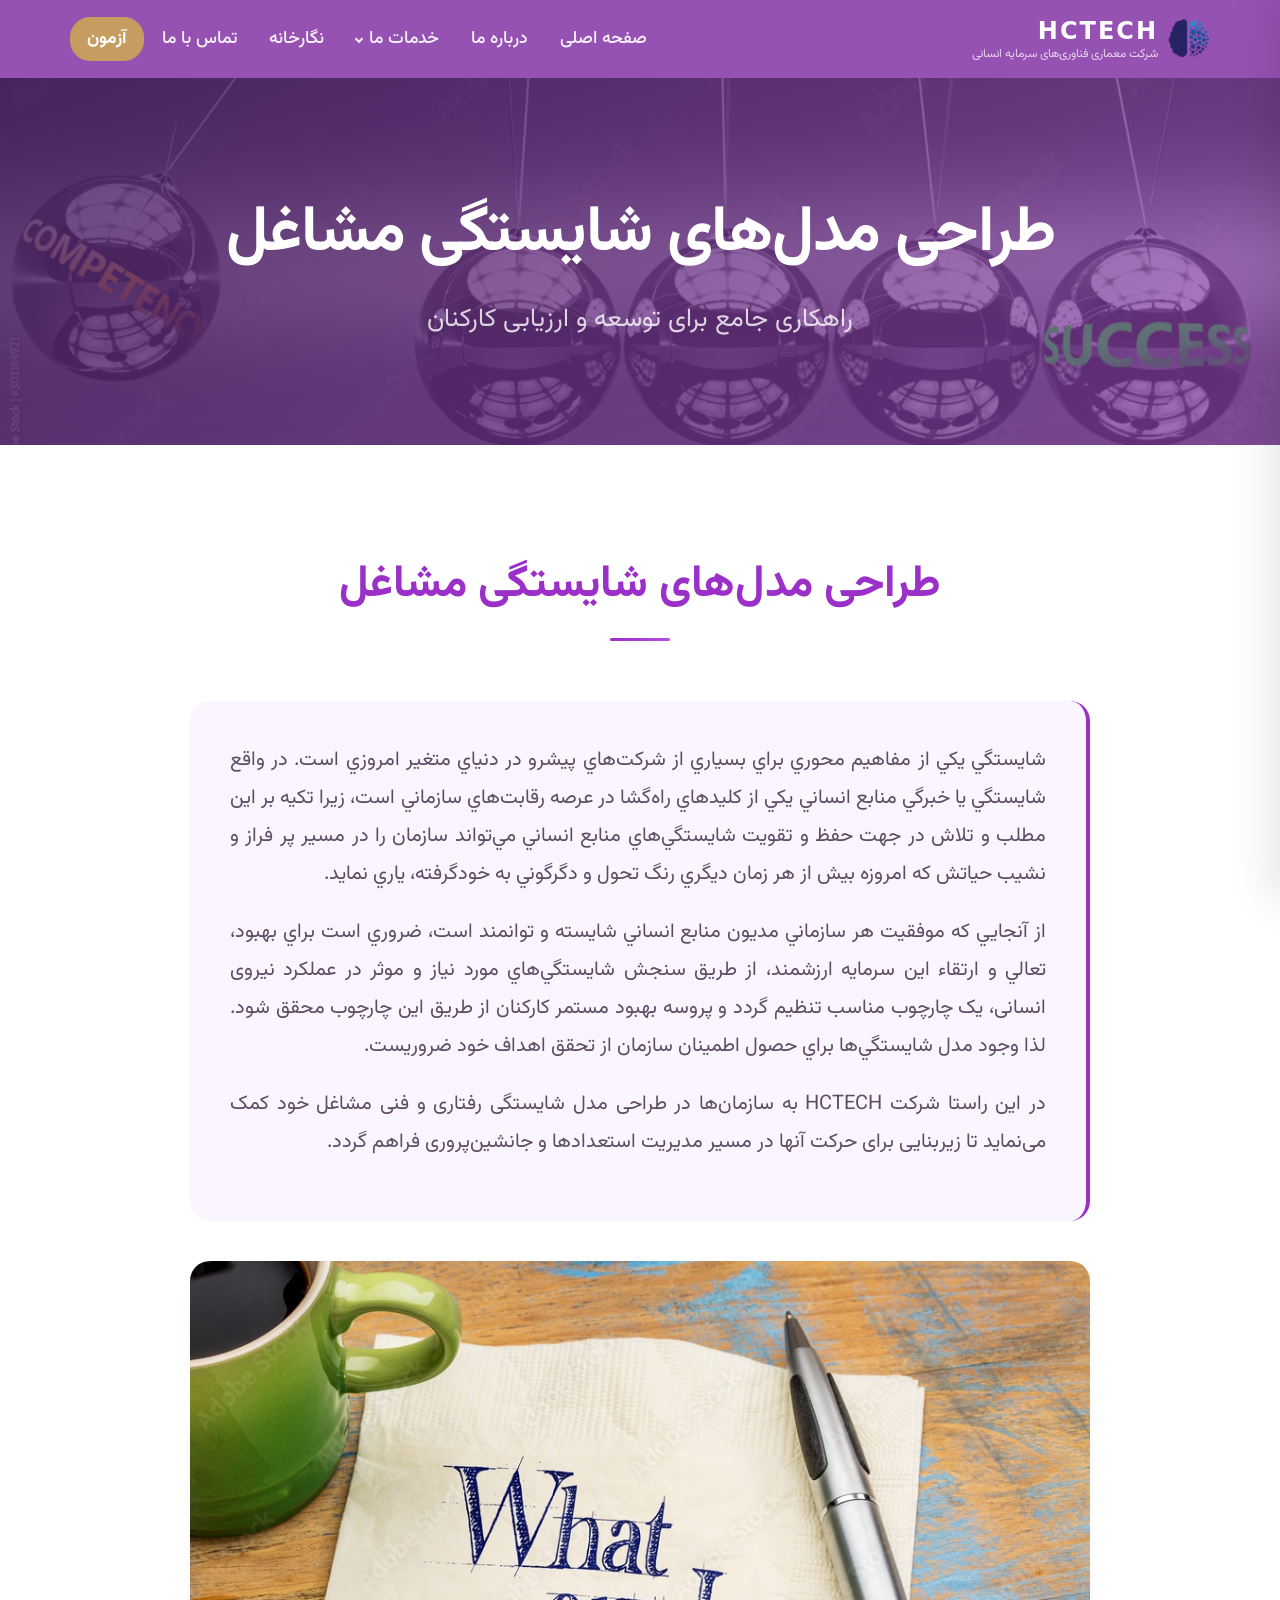
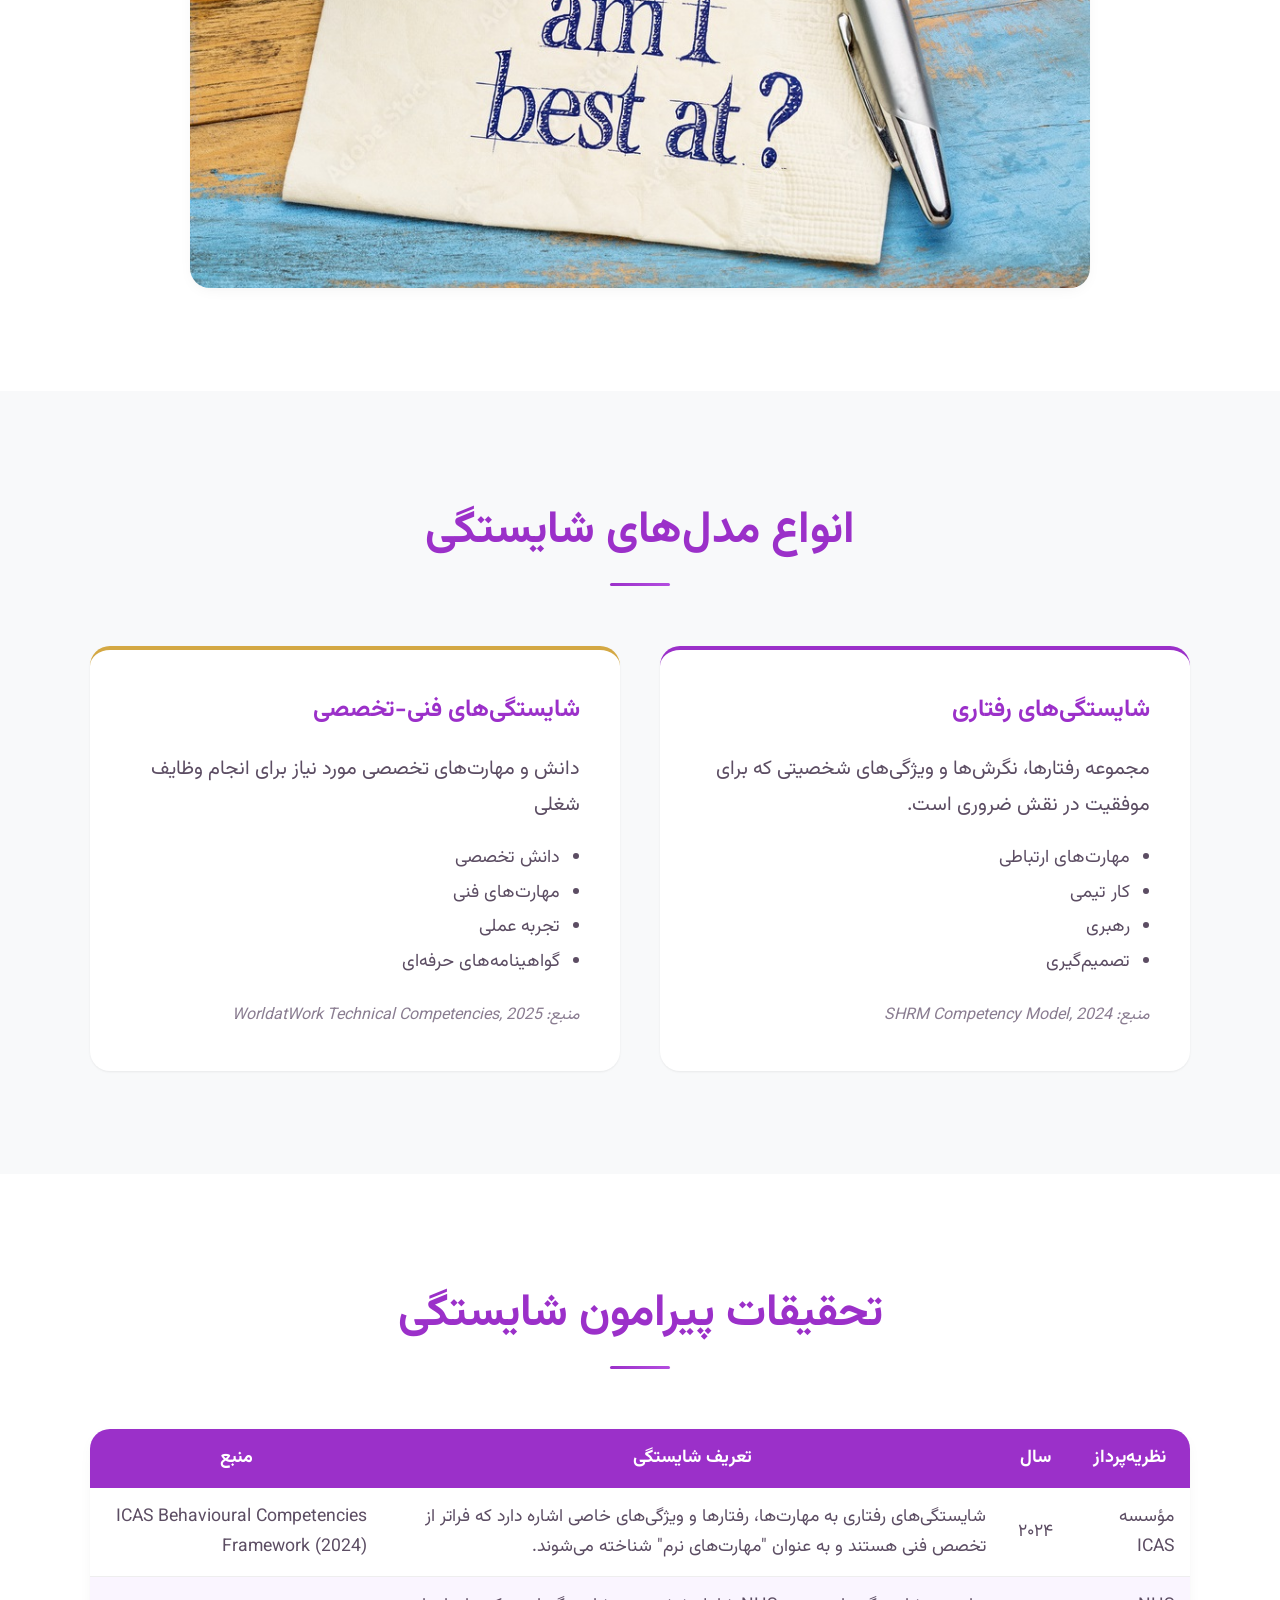
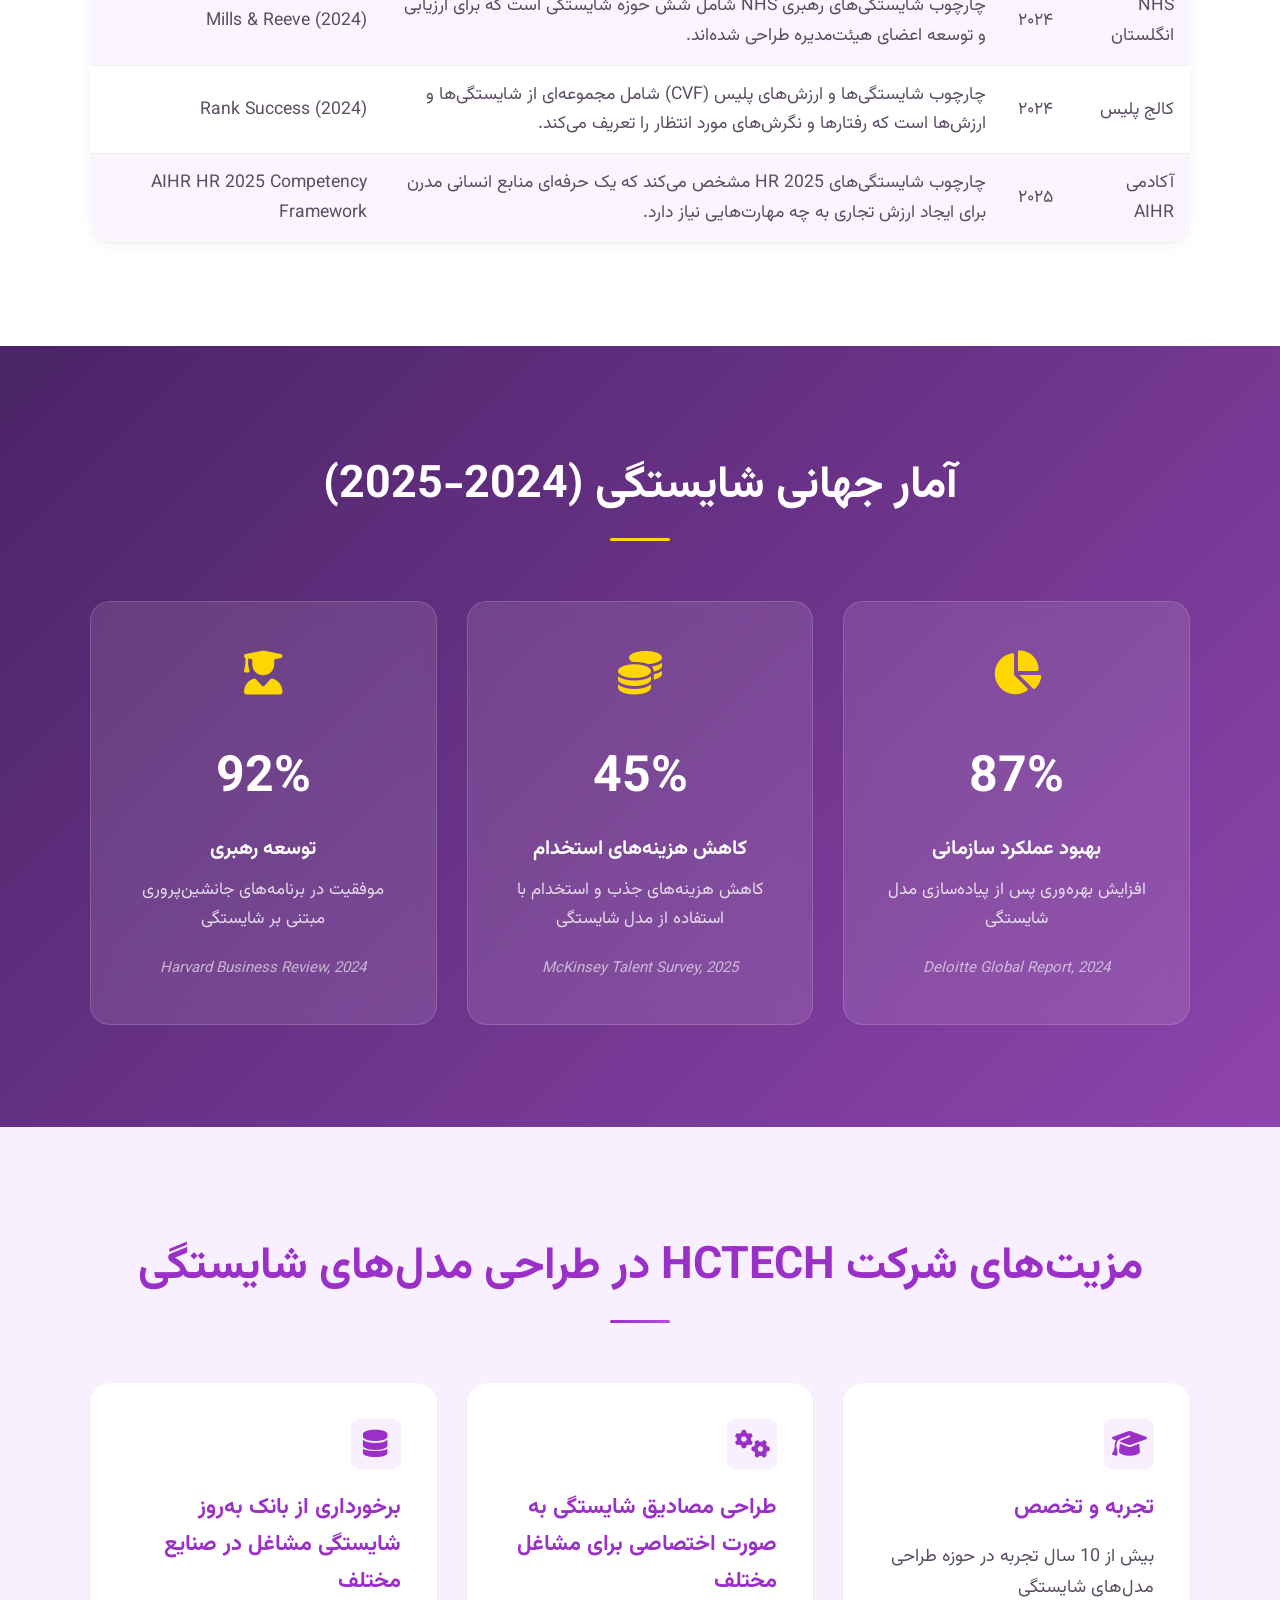
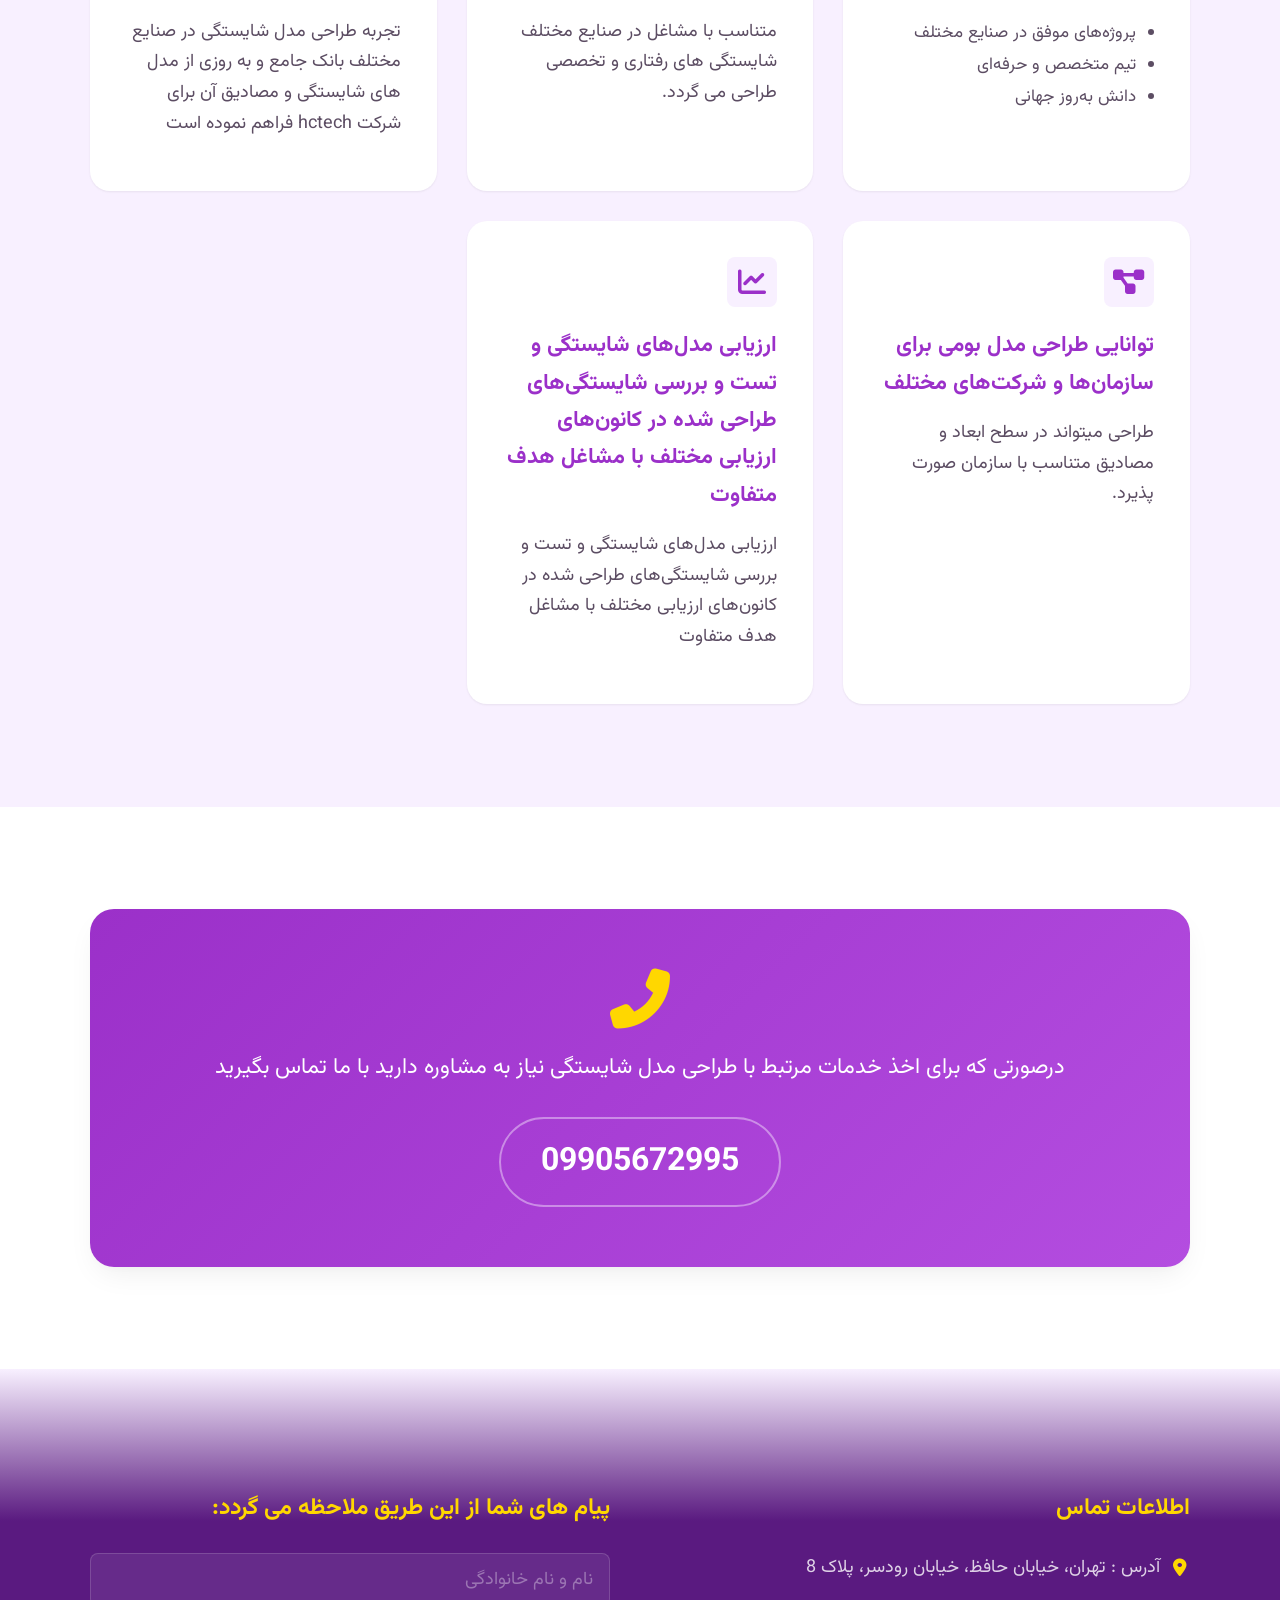
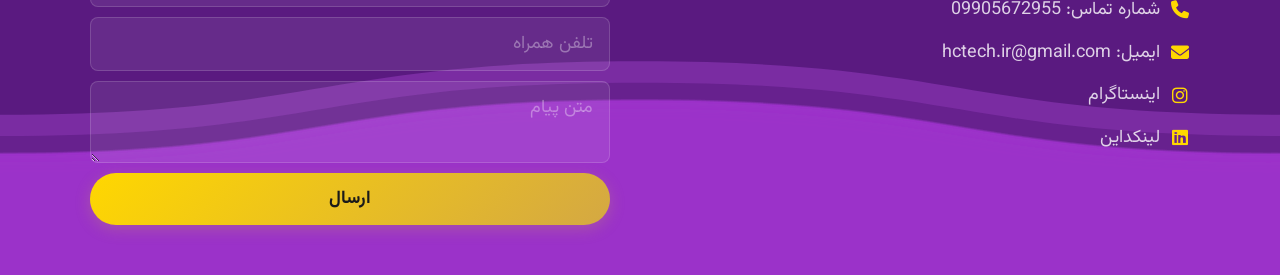
<file: competency.html>
<!DOCTYPE html>
<html lang="fa" dir="rtl">

<head>
    <meta charset="UTF-8">
    <meta name="viewport" content="width=device-width, initial-scale=1.0">
    <title>مدل شایستگی - HCTECH</title>

    <!-- Preload فونت -->
    <link rel="preload" href="assets/fonts/Vazirmatn-Regular.ttf" as="font" type="font/ttf" crossorigin>
    <link rel="preload" href="assets/fonts/Vazirmatn-Bold.ttf" as="font" type="font/ttf" crossorigin>

    <!-- Styles -->
    <link rel="stylesheet" href="css/main.css">
    <link rel="stylesheet" href="css/animations.css">
    <link rel="stylesheet" href="https://cdnjs.cloudflare.com/ajax/libs/font-awesome/6.5.1/css/all.min.css">
</head>

<body>

    <!-- ==========================================
    HEADER
    =========================================== -->
    <header class="header">
        <div class="header-container">
            <a href="index.html" class="logo-link">
                <img src="./images/logo.png" alt="HCTECH" class="logo">
                <div class="logo-text-group">
                    <span class="logo-text">HCTECH</span>
                    <span class="logo-subtext">شرکت معماری فناوری‌های سرمایه انسانی</span>
                </div>
            </a>
            <nav>
                <ul>
                    <li><a href="index.html">صفحه اصلی</a></li>
                    <li><a href="about.html">درباره ما</a></li>
                    <li class="dropdown">
                        <a href="#" class="dropdown-btn">خدمات ما</a>
                        <div class="dropdown-content">
                            <a href="competency.html">طراحی مدل شایستگی</a>
                            <a href="tm.html">مدیریت استعداد</a>
                            <a href="sp.html">جانشین‌پروری</a>
                            <a href="assessmentcenter.html">کانون ارزیابی</a>
                            <a href="#">دوره‌های توسعه شایستگی</a>
                            <a href="#">مدیریت عملکرد</a>
                            <a href="#">کوچینگ</a>
                            <a href="#">مدیریت دانش</a>
                            <a href="#">کلینیک رفتاری</a>
                        </div>
                    </li>
                    <li><a href="index.html#gallery">نگارخانه</a></li>
                    <li><a href="contact.html">تماس با ما</a></li>
                    <li><a href="#" class="exam-btn">آزمون</a></li>
                </ul>
            </nav>
        </div>
    </header>

    <!-- ==========================================
    HERO
    =========================================== -->
    <section class="page-hero" style="background: url('./images/competency/1%20(1).jpeg') center/cover;">
        <div class="page-hero-overlay"></div>
        <div class="page-hero-content fade-in-up">
            <h1>طراحی مدل‌های شایستگی مشاغل</h1>
            <p>راهکاری جامع برای توسعه و ارزیابی کارکنان</p>
        </div>
    </section>

    <!-- ==========================================
    INTRO
    =========================================== -->
    <section class="intro-section">
        <div class="container">
            <h1 class="section-title">طراحی مدل‌های شایستگی مشاغل</h1>
            <div class="intro-content">
                <div class="intro-text fade-in-up">
                    <p>شايستگي يکي از مفاهيم محوري براي بسياري از شرکت‌هاي پيشرو در دنياي متغير امروزي است. در واقع
                        شايستگي يا خبرگي منابع انساني يکي از کليدهاي راه‌گشا در عرصه رقابت‌هاي سازماني است، زيرا تکيه بر
                        اين مطلب و تلاش در جهت حفظ و تقويت شايستگي‌هاي منابع انساني مي‌تواند سازمان را در مسير پر فراز و
                        نشيب حياتش که امروزه بيش از هر زمان ديگري رنگ تحول و دگرگوني به خودگرفته، ياري نمايد.</p>
                    <p>از آنجايي که موفقيت هر سازماني مديون منابع انساني شايسته و توانمند است، ضروري است براي بهبود،
                        تعالي و ارتقاء اين سرمايه ارزشمند، از طريق سنجش شايستگي‌هاي مورد نياز و موثر در عملکرد نیروی
                        انسانی، يک چارچوب مناسب تنظيم گردد و پروسه بهبود مستمر کارکنان از طريق اين چارچوب محقق شود. لذا
                        وجود مدل شايستگي‌ها براي حصول اطمينان سازمان از تحقق اهداف خود ضروريست.</p>
                    <p>در این راستا شرکت HCTECH به سازمان‌ها در طراحی مدل شایستگی رفتاری و فنی مشاغل خود کمک می‌نماید تا
                        زیربنایی برای حرکت آنها در مسیر مدیریت استعداد‌ها و جانشین‌پروری فراهم گردد.</p>
                </div>
                <div class="intro-image fade-in-up">
                    <img src="./images/competency/6.jpeg" alt="مدل شایستگی">
                </div>
            </div>
        </div>
    </section>

    <!-- ==========================================
    COMPETENCY TYPES
    =========================================== -->
    <section class="competency-types">
        <div class="container">
            <h2 class="section-title">انواع مدل‌های شایستگی</h2>
            <div class="types-grid">
                <div class="type-box type-behavioral fade-in-up">
                    <h3>شایستگی‌های رفتاری</h3>
                    <p>مجموعه رفتارها، نگرش‌ها و ویژگی‌های شخصیتی که برای موفقیت در نقش ضروری است.</p>
                    <ul>
                        <li>مهارت‌های ارتباطی</li>
                        <li>کار تیمی</li>
                        <li>رهبری</li>
                        <li>تصمیم‌گیری</li>
                    </ul>
                    <cite>منبع: SHRM Competency Model, 2024</cite>
                </div>
                <div class="type-box type-technical fade-in-up">
                    <h3>شایستگی‌های فنی-تخصصی</h3>
                    <p>دانش و مهارت‌های تخصصی مورد نیاز برای انجام وظایف شغلی</p>
                    <ul>
                        <li>دانش تخصصی</li>
                        <li>مهارت‌های فنی</li>
                        <li>تجربه عملی</li>
                        <li>گواهینامه‌های حرفه‌ای</li>
                    </ul>
                    <cite>منبع: WorldatWork Technical Competencies, 2025</cite>
                </div>
            </div>
        </div>
    </section>

    <!-- ==========================================
    RESEARCH TABLE
    =========================================== -->
    <section class="research-section">
        <div class="container">
            <h2 class="section-title">تحقیقات پیرامون شایستگی</h2>
            <div class="table-wrapper fade-in-up">
                <table>
                    <thead>
                        <tr>
                            <th>نظریه‌پرداز</th>
                            <th>سال</th>
                            <th>تعریف شایستگی</th>
                            <th>منبع</th>
                        </tr>
                    </thead>
                    <tbody>
                        <tr>
                            <td>مؤسسه ICAS</td>
                            <td>۲۰۲۴</td>
                            <td>شایستگی‌های رفتاری به مهارت‌ها، رفتارها و ویژگی‌های خاصی اشاره دارد که فراتر از تخصص فنی
                                هستند و به عنوان "مهارت‌های نرم" شناخته می‌شوند.</td>
                            <td>ICAS Behavioural Competencies Framework (2024)</td>
                        </tr>
                        <tr>
                            <td>NHS انگلستان</td>
                            <td>۲۰۲۴</td>
                            <td>چارچوب شایستگی‌های رهبری NHS شامل شش حوزه شایستگی است که برای ارزیابی و توسعه اعضای
                                هیئت‌مدیره طراحی شده‌اند.</td>
                            <td>Mills & Reeve (2024)</td>
                        </tr>
                        <tr>
                            <td>کالج پلیس</td>
                            <td>۲۰۲۴</td>
                            <td>چارچوب شایستگی‌ها و ارزش‌های پلیس (CVF) شامل مجموعه‌ای از شایستگی‌ها و ارزش‌ها است که
                                رفتارها و نگرش‌های مورد انتظار را تعریف می‌کند.</td>
                            <td>Rank Success (2024)</td>
                        </tr>
                        <tr>
                            <td>آکادمی AIHR</td>
                            <td>۲۰۲۵</td>
                            <td>چارچوب شایستگی‌های HR 2025 مشخص می‌کند که یک حرفه‌ای منابع انسانی مدرن برای ایجاد ارزش
                                تجاری به چه مهارت‌هایی نیاز دارد.</td>
                            <td>AIHR HR 2025 Competency Framework</td>
                        </tr>
                    </tbody>
                </table>
            </div>
        </div>
    </section>

    <!-- ==========================================
    GLOBAL STATS
    =========================================== -->
    <section class="global-stats">
        <div class="container">
            <h2 class="section-title">آمار جهانی شایستگی (2024-2025)</h2>
            <div class="stats-dashboard">
                <div class="stat-card fade-in-up">
                    <div class="stat-icon"><i class="fas fa-chart-pie"></i></div>
                    <div class="stat-number">87%</div>
                    <h4>بهبود عملکرد سازمانی</h4>
                    <p>افزایش بهره‌وری پس از پیاده‌سازی مدل شایستگی</p>
                    <cite>Deloitte Global Report, 2024</cite>
                </div>
                <div class="stat-card fade-in-up">
                    <div class="stat-icon"><i class="fas fa-coins"></i></div>
                    <div class="stat-number">45%</div>
                    <h4>کاهش هزینه‌های استخدام</h4>
                    <p>کاهش هزینه‌های جذب و استخدام با استفاده از مدل شایستگی</p>
                    <cite>McKinsey Talent Survey, 2025</cite>
                </div>
                <div class="stat-card fade-in-up">
                    <div class="stat-icon"><i class="fas fa-user-graduate"></i></div>
                    <div class="stat-number">92%</div>
                    <h4>توسعه رهبری</h4>
                    <p>موفقیت در برنامه‌های جانشین‌پروری مبتنی بر شایستگی</p>
                    <cite>Harvard Business Review, 2024</cite>
                </div>
            </div>
        </div>
    </section>

    <!-- ==========================================
    ADVANTAGES
    =========================================== -->
    <section class="advantages-section">
        <div class="container">
            <h2 class="section-title">مزیت‌های شرکت HCTECH در طراحی مدل‌های شایستگی</h2>
            <div class="advantages-grid">
                <div class="advantage-card fade-in-up">
                    <div class="advantage-icon"><i class="fas fa-graduation-cap"></i></div>
                    <h3>تجربه و تخصص</h3>
                    <p>بیش از 10 سال تجربه در حوزه طراحی مدل‌های شایستگی</p>
                    <ul>
                        <li>پروژه‌های موفق در صنایع مختلف</li>
                        <li>تیم متخصص و حرفه‌ای</li>
                        <li>دانش به‌روز جهانی</li>
                    </ul>
                </div>
                <div class="advantage-card fade-in-up">
                    <div class="advantage-icon"><i class="fas fa-cogs"></i></div>
                    <h3>طراحی مصادیق شایستگی به صورت اختصاصی برای مشاغل مختلف</h3>
                    <p>متناسب با مشاغل در صنایع مختلف شایستگی های رفتاری و تخصصی طراحی می گردد.</p>
                </div>
                <div class="advantage-card fade-in-up">
                    <div class="advantage-icon"><i class="fas fa-database"></i></div>
                    <h3>برخورداری از بانک به‌روز شایستگی مشاغل در صنایع مختلف</h3>
                    <p>تجربه طراحی مدل شایستگی در صنایع مختلف بانک جامع و به روزی از مدل های شایستگی و مصادیق آن
                        برای شرکت hctech فراهم نموده است </p>
                </div>
                <div class="advantage-card fade-in-up">
                    <div class="advantage-icon"><i class="fas fa-project-diagram"></i></div>
                    <h3>توانایی طراحی مدل بومی برای سازمان‌ها و شرکت‌های مختلف</h3>
                    <p>طراحی میتواند در سطح ابعاد و مصادیق متناسب با سازمان صورت پذیرد. </p>
                </div>
                <div class="advantage-card fade-in-up">
                    <div class="advantage-icon"><i class="fas fa-chart-line"></i></div>
                    <h3>ارزیابی مدل‌های شایستگی و تست و بررسی شایستگی‌های طراحی شده در کانون‌های ارزیابی مختلف با
                        مشاغل هدف متفاوت</h3>
                    <p>ارزیابی مدل‌های شایستگی و تست و بررسی شایستگی‌های طراحی شده در کانون‌های ارزیابی مختلف با
                        مشاغل هدف متفاوت</p>
                </div>
            </div>
        </div>
    </section>

    <!-- ==========================================
    CONTACT CTA
    =========================================== -->
    <section class="contact-cta">
        <div class="container">
            <div class="cta-box fade-in-up">
                <i class="fas fa-phone-alt pulse"></i>
                <p>درصورتی که برای اخذ خدمات مرتبط با طراحی مدل شایستگی نیاز به مشاوره دارید با ما تماس بگیرید</p>
                <a href="tel:09905672995" class="cta-phone magnetic">09905672995</a>
            </div>
        </div>
    </section>

    <!-- ==========================================
    FOOTER
    =========================================== -->
    <footer>
        <div class="wave-container">
            <svg viewBox="0 0 120 28" preserveAspectRatio="none">
                <defs>
                    <filter id="goo">
                        <feGaussianBlur in="SourceGraphic" stdDeviation="1" result="blur" />
                        <feColorMatrix in="blur" mode="matrix" values="1 0 0 0 0  0 1 0 0 0  0 0 1 0 0  0 0 0 13 -9"
                            result="goo" />
                        <xfeBlend in="SourceGraphic" in2="goo" />
                    </filter>
                    <path id="wave"
                        d="M 0,10 C 30,10 30,15 60,15 90,15 90,10 120,10 150,10 150,15 180,15 210,15 210,10 240,10 v 28 h -240 z" />
                </defs>
                <use id="wave3" class="wave" xlink:href="#wave" x="0" y="-2"></use>
                <use id="wave2" class="wave" xlink:href="#wave" x="0" y="0"></use>
                <g class="gooeff" filter="url(#goo)">
                    <circle class="drop drop1" cx="20" cy="2" r="8.8" />
                    <circle class="drop drop2" cx="25" cy="2.5" r="7.5" />
                    <circle class="drop drop3" cx="16" cy="2.8" r="9.2" />
                    <circle class="drop drop4" cx="18" cy="2" r="8.8" />
                    <circle class="drop drop5" cx="22" cy="2.5" r="7.5" />
                    <circle class="drop drop6" cx="26" cy="2.8" r="9.2" />
                    <circle class="drop drop1" cx="5" cy="4.4" r="8.8" />
                    <circle class="drop drop2" cx="5" cy="4.1" r="7.5" />
                    <circle class="drop drop3" cx="8" cy="3.8" r="9.2" />
                    <circle class="drop drop4" cx="3" cy="4.4" r="8.8" />
                    <circle class="drop drop5" cx="7" cy="4.1" r="7.5" />
                    <circle class="drop drop6" cx="10" cy="4.3" r="9.2" />
                    <circle class="drop drop1" cx="1.2" cy="5.4" r="8.8" />
                    <circle class="drop drop2" cx="5.2" cy="5.1" r="7.5" />
                    <circle class="drop drop3" cx="10.2" cy="5.3" r="9.2" />
                    <circle class="drop drop4" cx="3.2" cy="5.4" r="8.8" />
                    <circle class="drop drop5" cx="14.2" cy="5.1" r="7.5" />
                    <circle class="drop drop6" cx="17.2" cy="4.8" r="9.2" />
                    <use id="wave1" class="wave" xlink:href="#wave" x="0" y="1" />
                </g>
            </svg>
        </div>
        <div class="footer-container">
            <div class="contact-info">
                <h3>اطلاعات تماس</h3>
                <p><i class="fas fa-map-marker-alt"></i> آدرس : تهران، خیابان حافظ، خیابان رودسر، پلاک 8</p>
                <p><i class="fas fa-phone"></i> شماره تماس: 09905672955</p>
                <p><i class="fas fa-envelope"></i> ایمیل: hctech.ir@gmail.com</p>
                <p><i class="fab fa-instagram"></i> <a href="#">اینستاگرام</a></p>
                <p><i class="fab fa-linkedin"></i> <a href="#">لینکداین</a></p>
            </div>
            <div class="message-box">
                <h3>پیام های شما از این طریق ملاحظه می گردد:</h3>
                <form>
                    <input type="text" placeholder="نام و نام خانوادگی" required>
                    <input type="email" placeholder="تلفن همراه" required>
                    <textarea placeholder="متن پیام" required></textarea>
                    <button type="submit">ارسال</button>
                </form>
            </div>
        </div>
    </footer>

    <script src="js/main.js"></script>
</body>

</html>
</file>
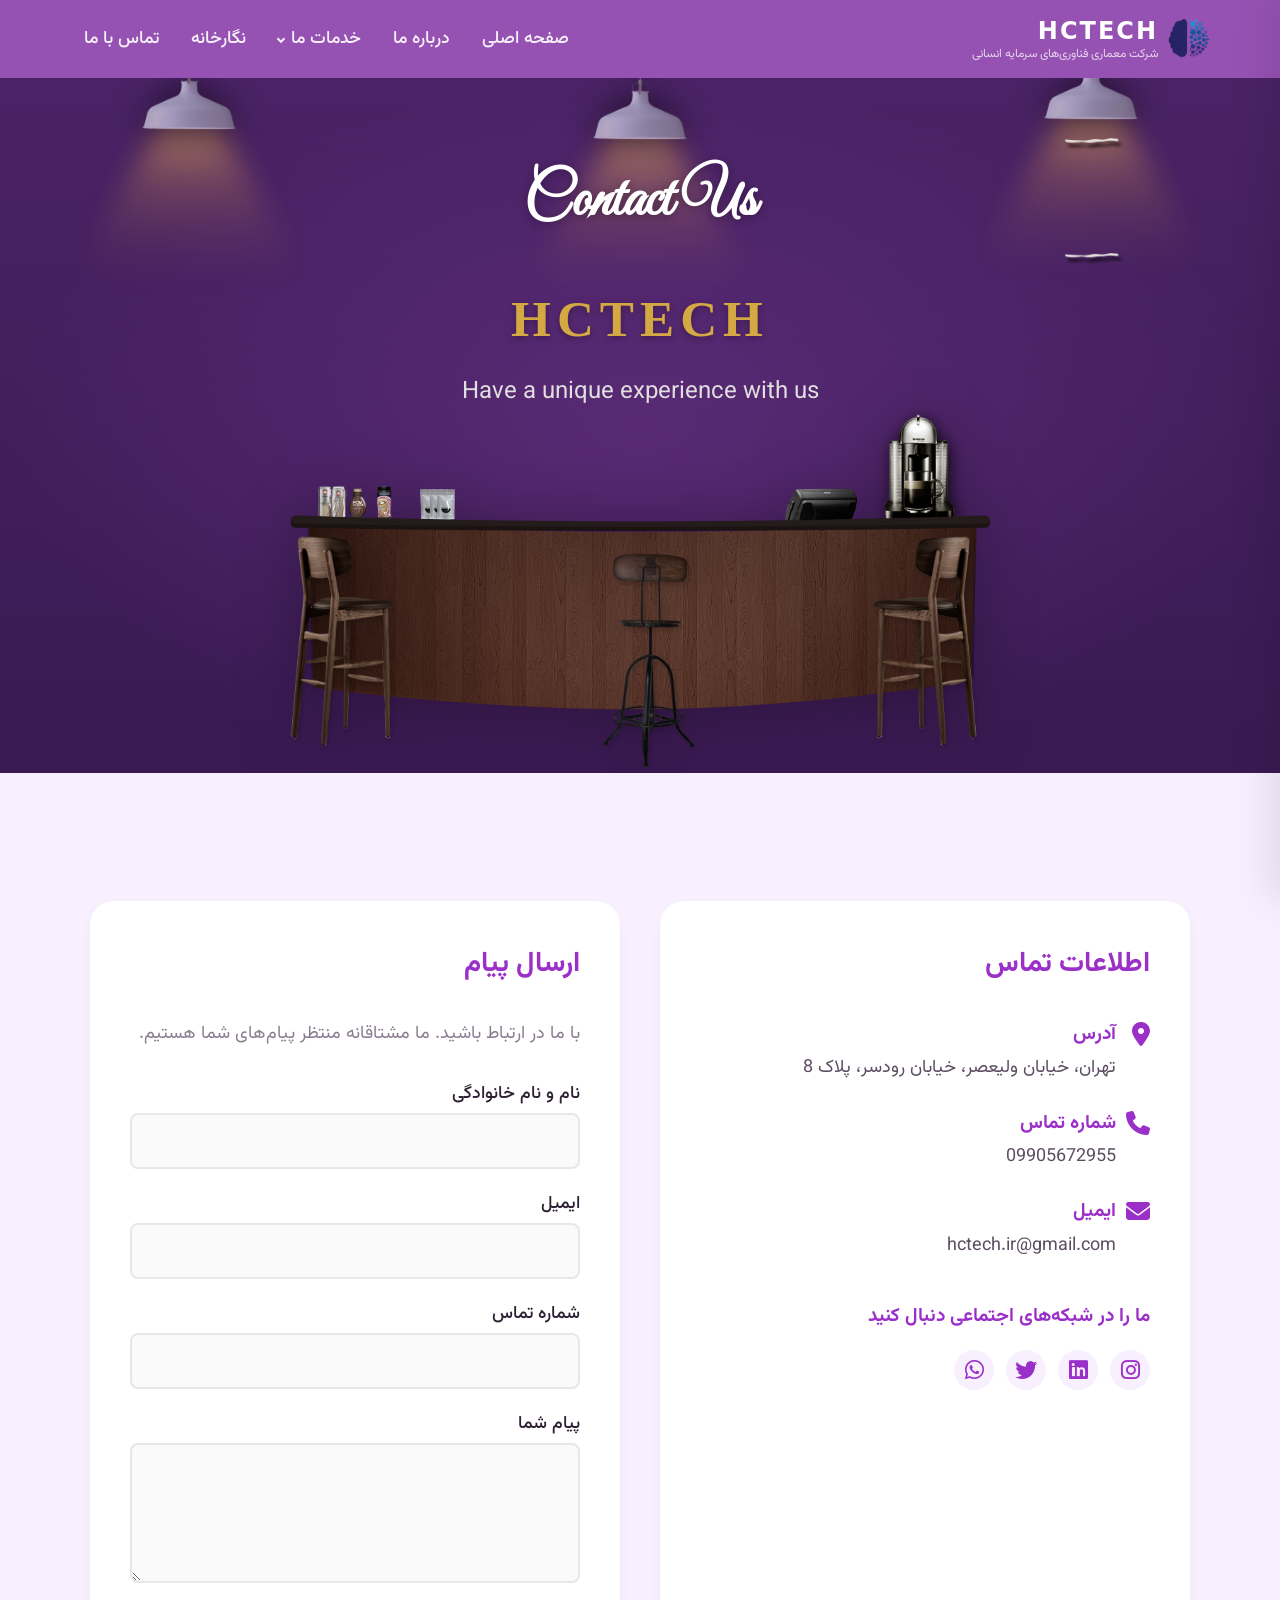
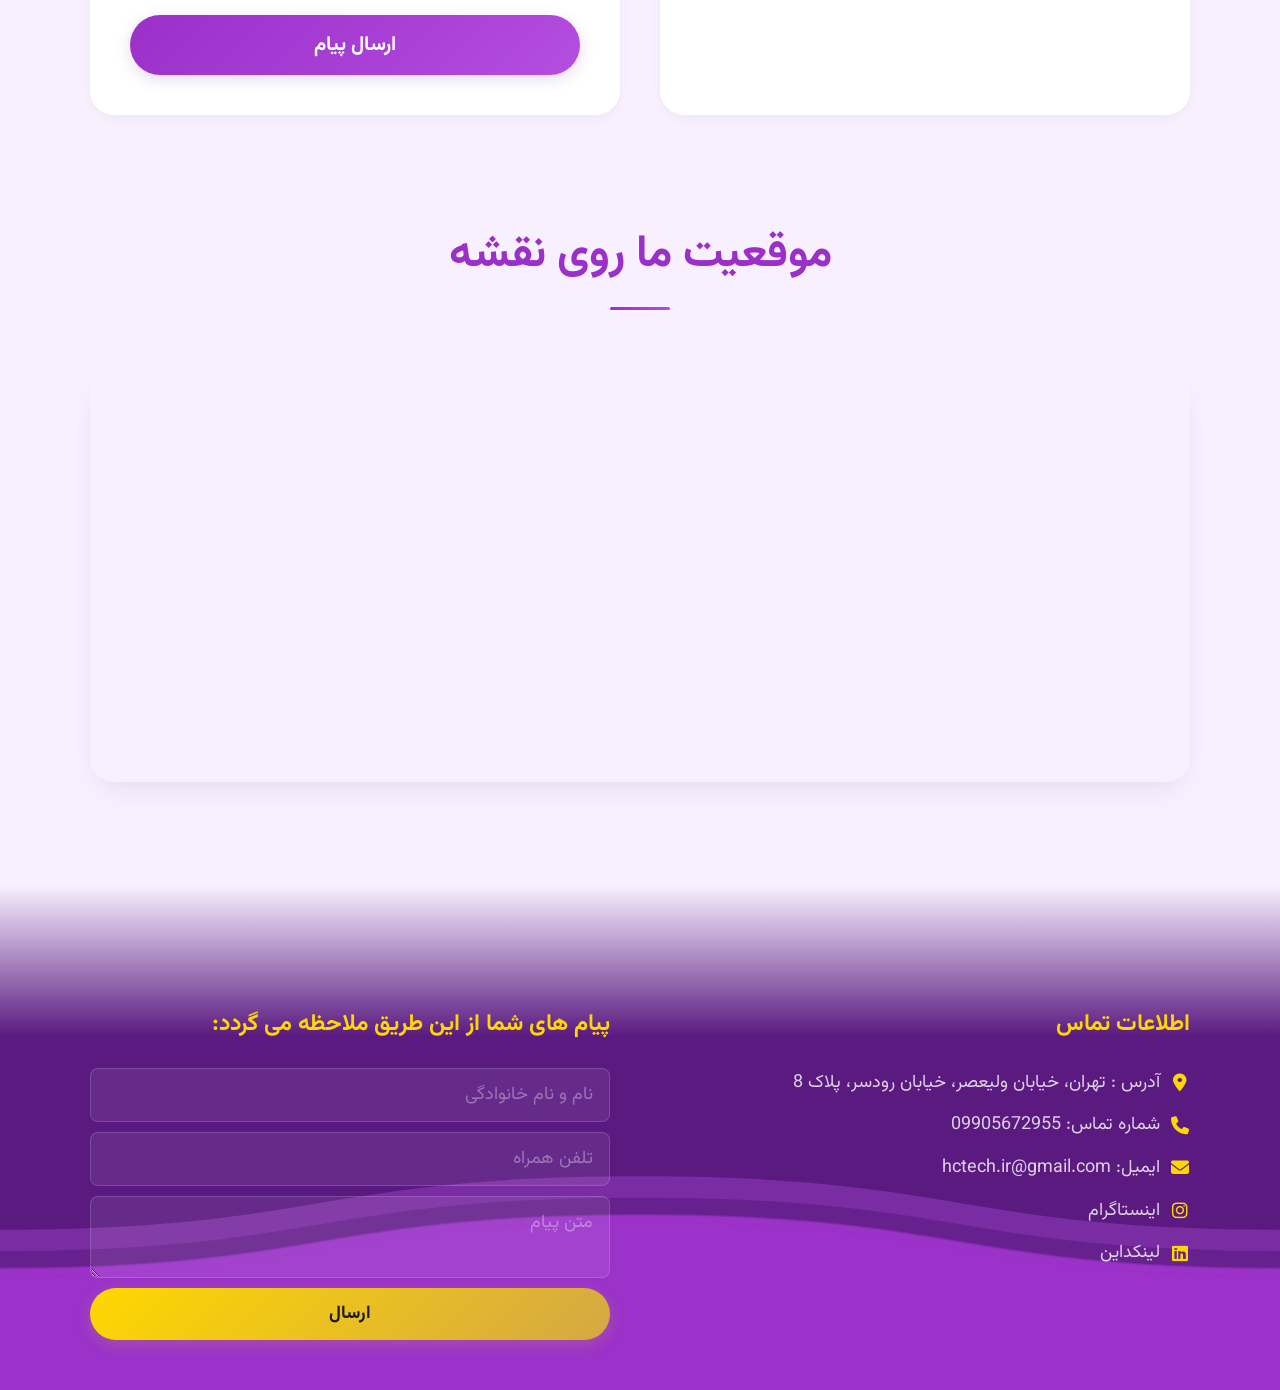
<file: contact.html>
<!DOCTYPE html>
<html lang="fa" dir="rtl">

<head>
    <meta charset="UTF-8">
    <meta name="viewport" content="width=device-width, initial-scale=1.0">
    <meta name="description" content="صفحه تماس با ما - HCTECH">
    <title>تماس با ما - HCTECH</title>

    <!-- Preload فونت -->
    <link rel="preload" href="assets/fonts/Vazirmatn-Regular.ttf" as="font" type="font/ttf" crossorigin>
    <link rel="preload" href="assets/fonts/Vazirmatn-Bold.ttf" as="font" type="font/ttf" crossorigin>

    <!-- Styles -->
    <link rel="stylesheet" href="css/main.css">
    <link rel="stylesheet" href="css/animations.css">
    <link rel="stylesheet" href="https://cdnjs.cloudflare.com/ajax/libs/font-awesome/6.5.1/css/all.min.css">
    <link href="https://fonts.googleapis.com/css2?family=Great+Vibes&display=swap" rel="stylesheet">
</head>

<body>

    <!-- ==========================================
    HEADER
    =========================================== -->
    <header class="header">
        <div class="header-container">
            <a href="index.html" class="logo-link">
                <img src="./images/logo.png" alt="HCTECH" class="logo">
                <div class="logo-text-group">
                    <span class="logo-text">HCTECH</span>
                    <span class="logo-subtext">شرکت معماری فناوری‌های سرمایه انسانی</span>
                </div>
            </a>
            <nav>
                <ul>
                    <li><a href="index.html">صفحه اصلی</a></li>
                    <li><a href="about.html">درباره ما</a></li>
                    <li class="dropdown">
                        <a href="#" class="dropdown-btn">خدمات ما</a>
                        <div class="dropdown-content">
                            <a href="competency.html">طراحی مدل شایستگی</a>
                            <a href="tm.html">مدیریت استعداد</a>
                            <a href="sp.html">جانشین‌پروری</a>
                            <a href="assessmentcenter.html">کانون ارزیابی</a>
                            <a href="#">دوره‌های توسعه شایستگی</a>
                            <a href="#">مدیریت عملکرد</a>
                            <a href="#">کوچینگ</a>
                            <a href="#">مدیریت دانش</a>
                            <a href="#">کلینیک رفتاری</a>
                        </div>
                    </li>
                    <li><a href="index.html#gallery">نگارخانه</a></li>
                    <li><a href="contact.html" class="active">تماس با ما</a></li>
                </ul>
            </nav>
        </div>
    </header>

    <!-- ==========================================
    CONTACT HERO
    =========================================== -->
    <section class="contact-hero">
        <div class="contact-hero-overlay"></div>
        <div class="contact-hero-lights">
            <img src="./images/contact/light.png" alt="" class="light light-1">
            <img src="./images/contact/light.png" alt="" class="light light-2">
            <img src="./images/contact/light.png" alt="" class="light light-3">
        </div>
        <div class="contact-hero-content fade-in-up">
            <div class="contact-hero-text">
                <h2 class="contact-hero-handwriting">
                    <img src="./images/contact/header-line.png" alt="" class="contact-hero-line">
                    Contact Us
                    <img src="./images/contact/header-line.png" alt="" class="contact-hero-line">
                </h2>
                <h2 class="contact-hero-brand">HCTECH</h2>
                <p class="contact-hero-desc">Have a unique experience with us</p>
            </div>
            <img src="./images/contact/table-set.png" alt="Table Set" class="contact-hero-table">
        </div>
    </section>

    <!-- ==========================================
    CONTACT MAIN
    =========================================== -->
    <section class="contact-main">
        <div class="container">
            <div class="contact-grid">

                <!-- اطلاعات تماس -->
                <div class="contact-info-card fade-in-up">
                    <h2>اطلاعات تماس</h2>
                    <div class="contact-detail">
                        <i class="fas fa-map-marker-alt"></i>
                        <div>
                            <h3>آدرس</h3>
                            <p>تهران، خیابان ولیعصر، خیابان رودسر، پلاک 8</p>
                        </div>
                    </div>
                    <div class="contact-detail">
                        <i class="fas fa-phone"></i>
                        <div>
                            <h3>شماره تماس</h3>
                            <p><a href="tel:09905672955">09905672955</a></p>
                        </div>
                    </div>
                    <div class="contact-detail">
                        <i class="fas fa-envelope"></i>
                        <div>
                            <h3>ایمیل</h3>
                            <p><a href="mailto:hctech.ir@gmail.com">hctech.ir@gmail.com</a></p>
                        </div>
                    </div>
                    <div class="contact-social">
                        <h3>ما را در شبکه‌های اجتماعی دنبال کنید</h3>
                        <div class="social-icons">
                            <a href="#" class="social-icon"><i class="fab fa-instagram"></i></a>
                            <a href="#" class="social-icon"><i class="fab fa-linkedin"></i></a>
                            <a href="#" class="social-icon"><i class="fab fa-twitter"></i></a>
                            <a href="#" class="social-icon"><i class="fab fa-whatsapp"></i></a>
                        </div>
                    </div>
                </div>

                <!-- فرم تماس -->
                <div class="contact-form-card fade-in-up">
                    <h2>ارسال پیام</h2>
                    <p>با ما در ارتباط باشید. ما مشتاقانه منتظر پیام‌های شما هستیم.</p>
                    <form id="contactForm">
                        <div class="form-group">
                            <label for="name">نام و نام خانوادگی</label>
                            <input type="text" id="name" name="name" required>
                        </div>
                        <div class="form-group">
                            <label for="email">ایمیل</label>
                            <input type="email" id="email" name="email" required>
                        </div>
                        <div class="form-group">
                            <label for="phone">شماره تماس</label>
                            <input type="tel" id="phone" name="phone" required>
                        </div>
                        <div class="form-group">
                            <label for="message">پیام شما</label>
                            <textarea id="message" name="message" rows="4" required></textarea>
                        </div>
                        <button type="submit" class="submit-btn magnetic">ارسال پیام</button>
                    </form>
                </div>

            </div>
        </div>
    </section>

    <!-- ==========================================
    MAP
    =========================================== -->
    <section class="map-section">
        <div class="container">
            <h2 class="section-title fade-in-up">موقعیت ما روی نقشه</h2>
            <div class="map-container fade-in-up">
                <iframe
                    src="https://www.google.com/maps/embed?pb=!1m18!1m12!1m3!1d3238.8991270945055!2d51.41109491209283!3d35.7176756314048!2m3!1f0!2f0!3f0!3m2!1i1024!2i768!4f13.1!3m3!1m2!1s0x3f8e02211f34f581%3A0xb1d7eba93b48f3d3!2sValiasr%20St%2C%20Tehran%2C%20Iran!5e0!3m2!1sen!2s!4v1697565234562!5m2!1sen!2s"
                    width="100%" height="400" style="border:0;" allowfullscreen="" loading="lazy"
                    referrerpolicy="no-referrer-when-downgrade"></iframe>
            </div>
        </div>
    </section>

    <!-- ==========================================
    FOOTER
    =========================================== -->
    <footer>
        <div class="wave-container">
            <svg viewBox="0 0 120 28" preserveAspectRatio="none">
                <defs>
                    <filter id="goo">
                        <feGaussianBlur in="SourceGraphic" stdDeviation="1" result="blur" />
                        <feColorMatrix in="blur" mode="matrix" values="1 0 0 0 0  0 1 0 0 0  0 0 1 0 0  0 0 0 13 -9"
                            result="goo" />
                        <xfeBlend in="SourceGraphic" in2="goo" />
                    </filter>
                    <path id="wave"
                        d="M 0,10 C 30,10 30,15 60,15 90,15 90,10 120,10 150,10 150,15 180,15 210,15 210,10 240,10 v 28 h -240 z" />
                </defs>
                <use id="wave3" class="wave" xlink:href="#wave" x="0" y="-2"></use>
                <use id="wave2" class="wave" xlink:href="#wave" x="0" y="0"></use>
                <g class="gooeff" filter="url(#goo)">
                    <circle class="drop drop1" cx="20" cy="2" r="8.8" />
                    <circle class="drop drop2" cx="25" cy="2.5" r="7.5" />
                    <circle class="drop drop3" cx="16" cy="2.8" r="9.2" />
                    <circle class="drop drop4" cx="18" cy="2" r="8.8" />
                    <circle class="drop drop5" cx="22" cy="2.5" r="7.5" />
                    <circle class="drop drop6" cx="26" cy="2.8" r="9.2" />
                    <circle class="drop drop1" cx="5" cy="4.4" r="8.8" />
                    <circle class="drop drop2" cx="5" cy="4.1" r="7.5" />
                    <circle class="drop drop3" cx="8" cy="3.8" r="9.2" />
                    <circle class="drop drop4" cx="3" cy="4.4" r="8.8" />
                    <circle class="drop drop5" cx="7" cy="4.1" r="7.5" />
                    <circle class="drop drop6" cx="10" cy="4.3" r="9.2" />
                    <circle class="drop drop1" cx="1.2" cy="5.4" r="8.8" />
                    <circle class="drop drop2" cx="5.2" cy="5.1" r="7.5" />
                    <circle class="drop drop3" cx="10.2" cy="5.3" r="9.2" />
                    <circle class="drop drop4" cx="3.2" cy="5.4" r="8.8" />
                    <circle class="drop drop5" cx="14.2" cy="5.1" r="7.5" />
                    <circle class="drop drop6" cx="17.2" cy="4.8" r="9.2" />
                    <use id="wave1" class="wave" xlink:href="#wave" x="0" y="1" />
                </g>
            </svg>
        </div>
        <div class="footer-container">
            <div class="contact-info">
                <h3>اطلاعات تماس</h3>
                <p><i class="fas fa-map-marker-alt"></i> آدرس : تهران، خیابان ولیعصر، خیابان رودسر، پلاک 8</p>
                <p><i class="fas fa-phone"></i> شماره تماس: 09905672955</p>
                <p><i class="fas fa-envelope"></i> ایمیل: hctech.ir@gmail.com</p>
                <p><i class="fab fa-instagram"></i> <a href="#">اینستاگرام</a></p>
                <p><i class="fab fa-linkedin"></i> <a href="#">لینکداین</a></p>
            </div>
            <div class="message-box">
                <h3>پیام های شما از این طریق ملاحظه می گردد:</h3>
                <form>
                    <input type="text" placeholder="نام و نام خانوادگی" required>
                    <input type="email" placeholder="تلفن همراه" required>
                    <textarea placeholder="متن پیام" required></textarea>
                    <button type="submit">ارسال</button>
                </form>
            </div>
        </div>
    </footer>

    <script src="js/main.js"></script>
</body>

</html>
</file>
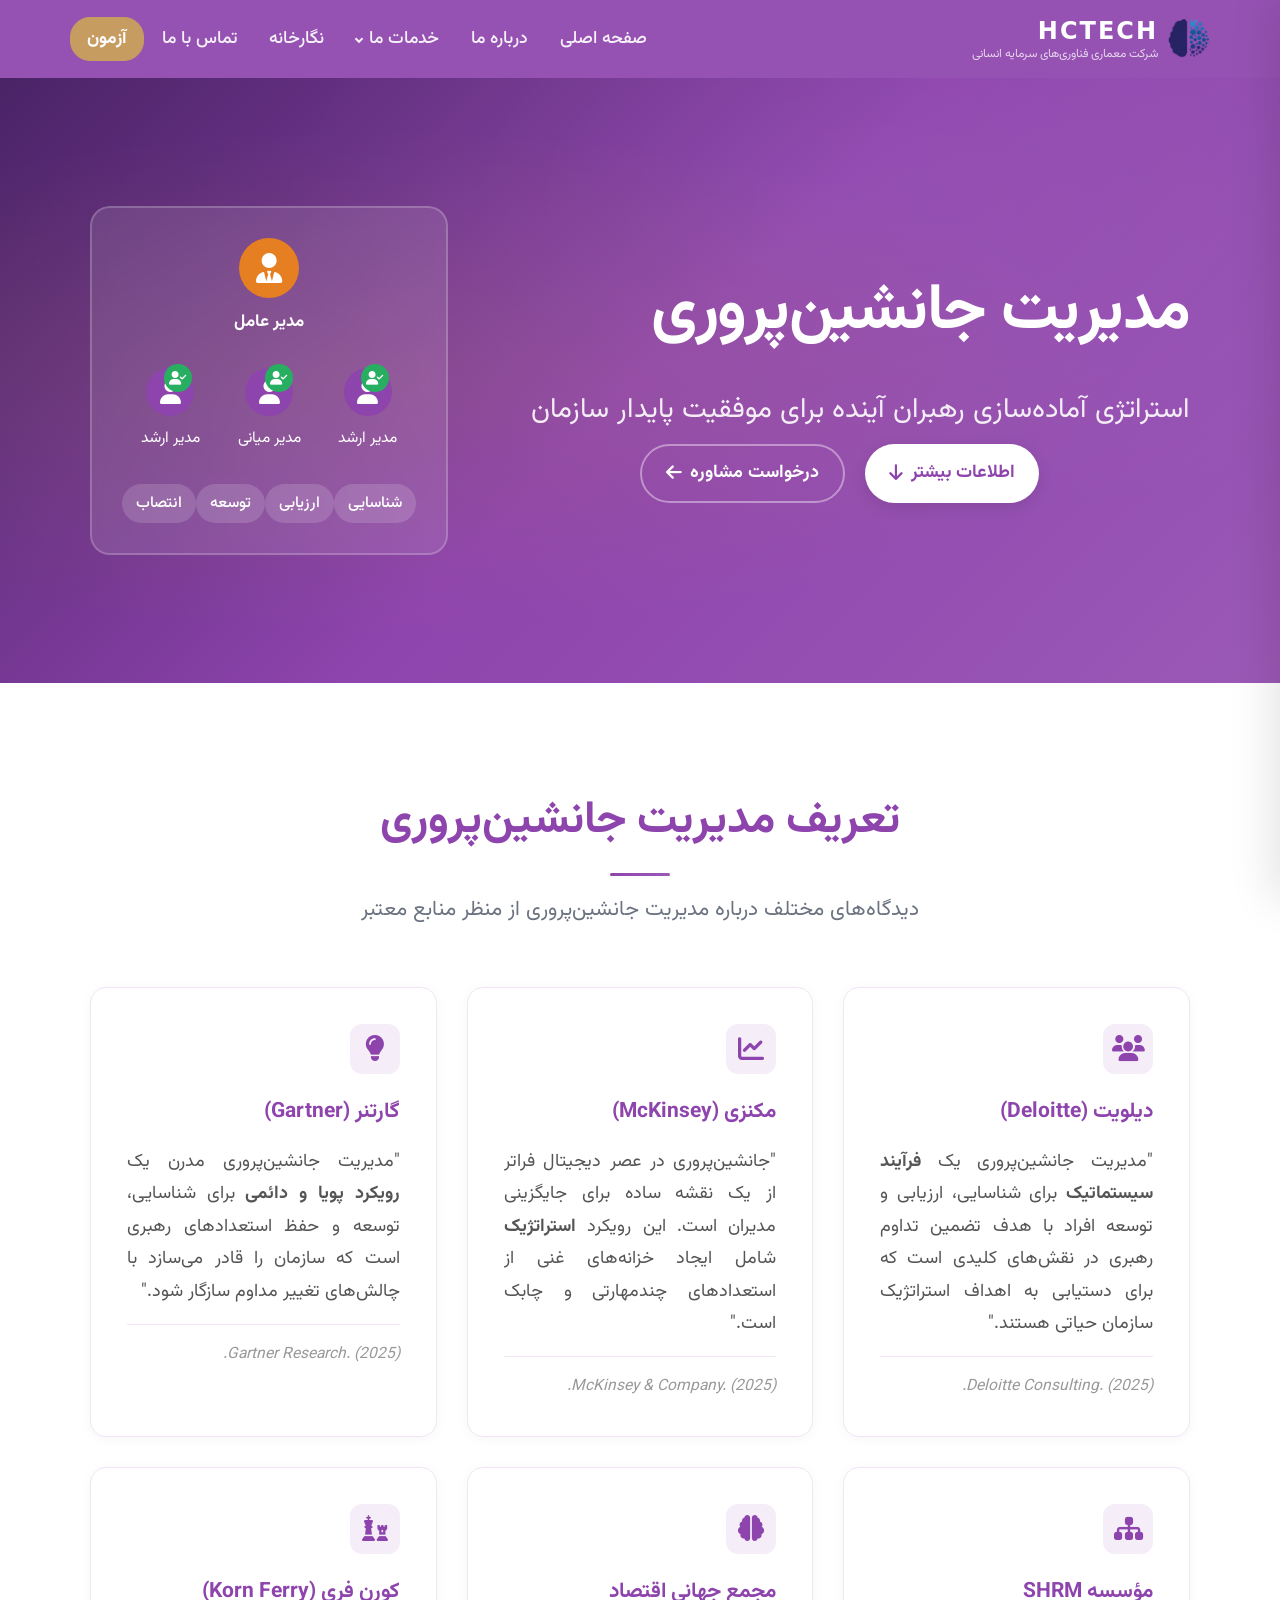
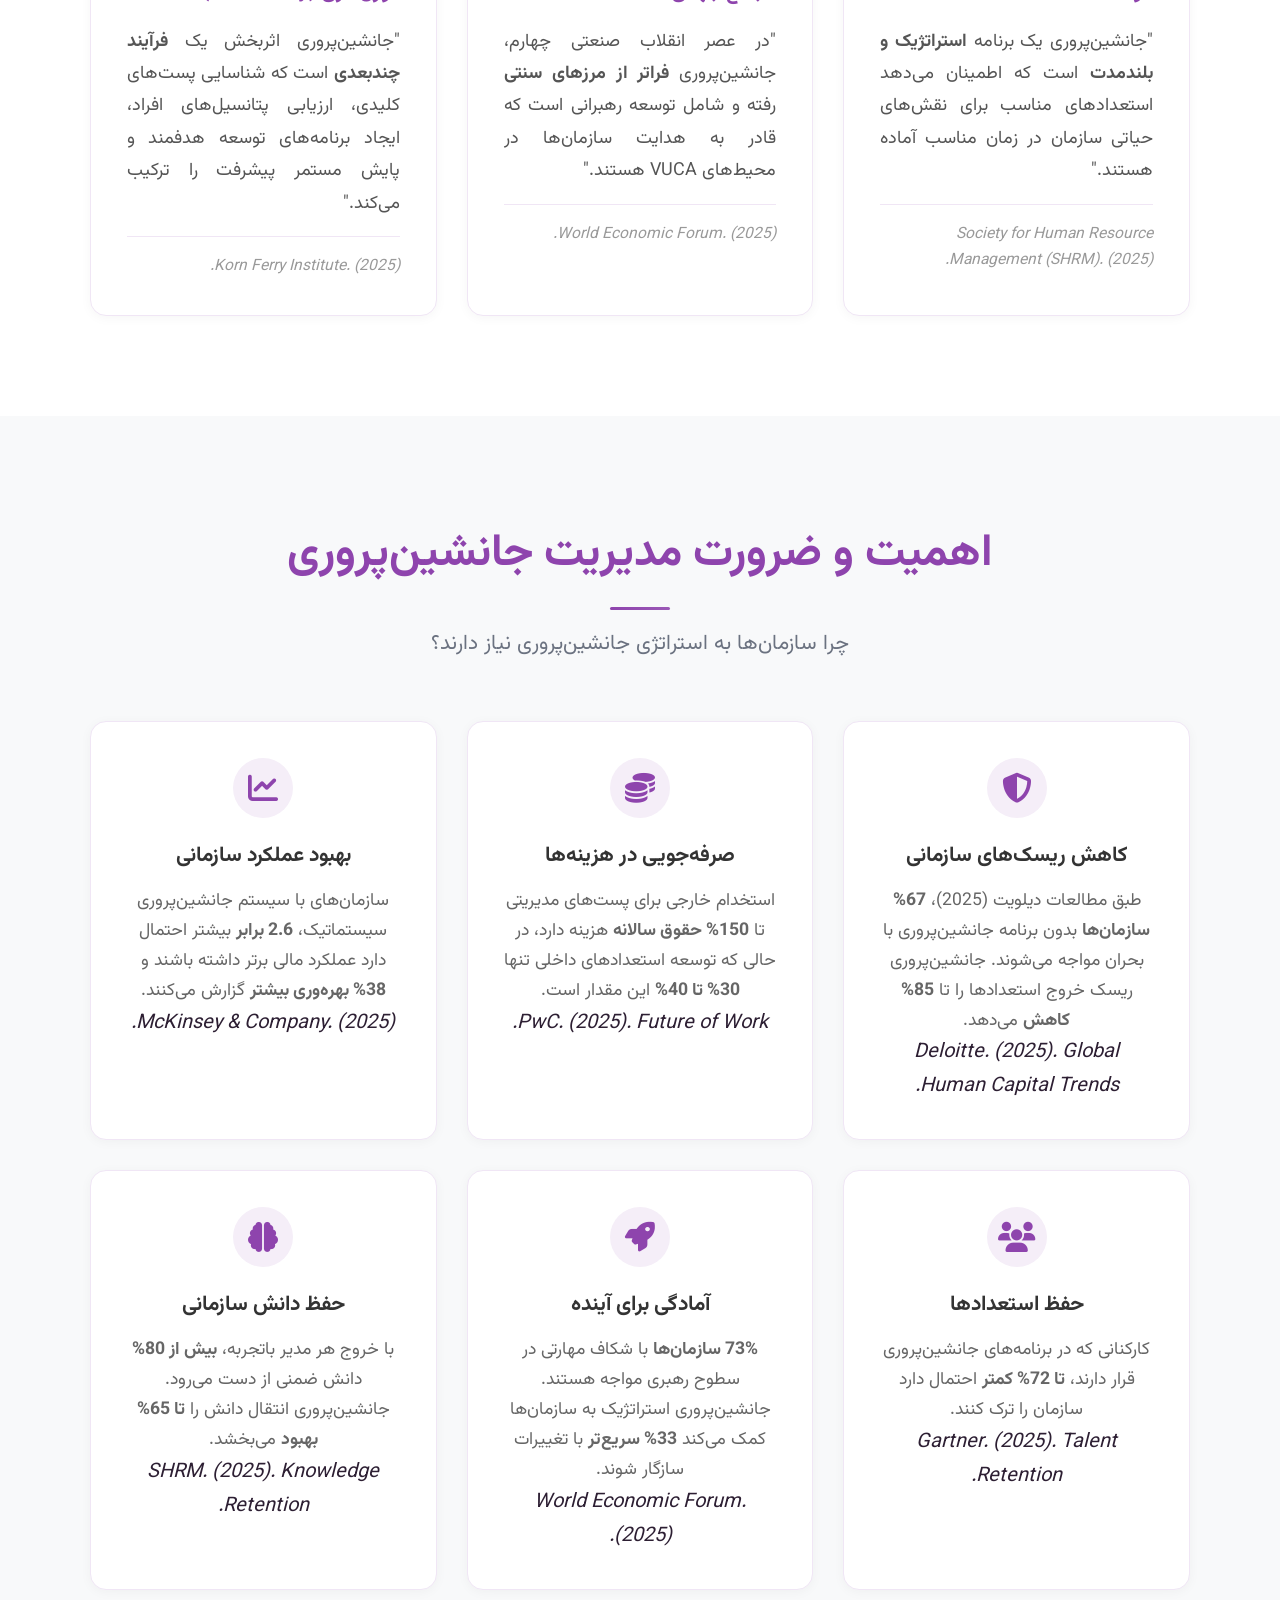
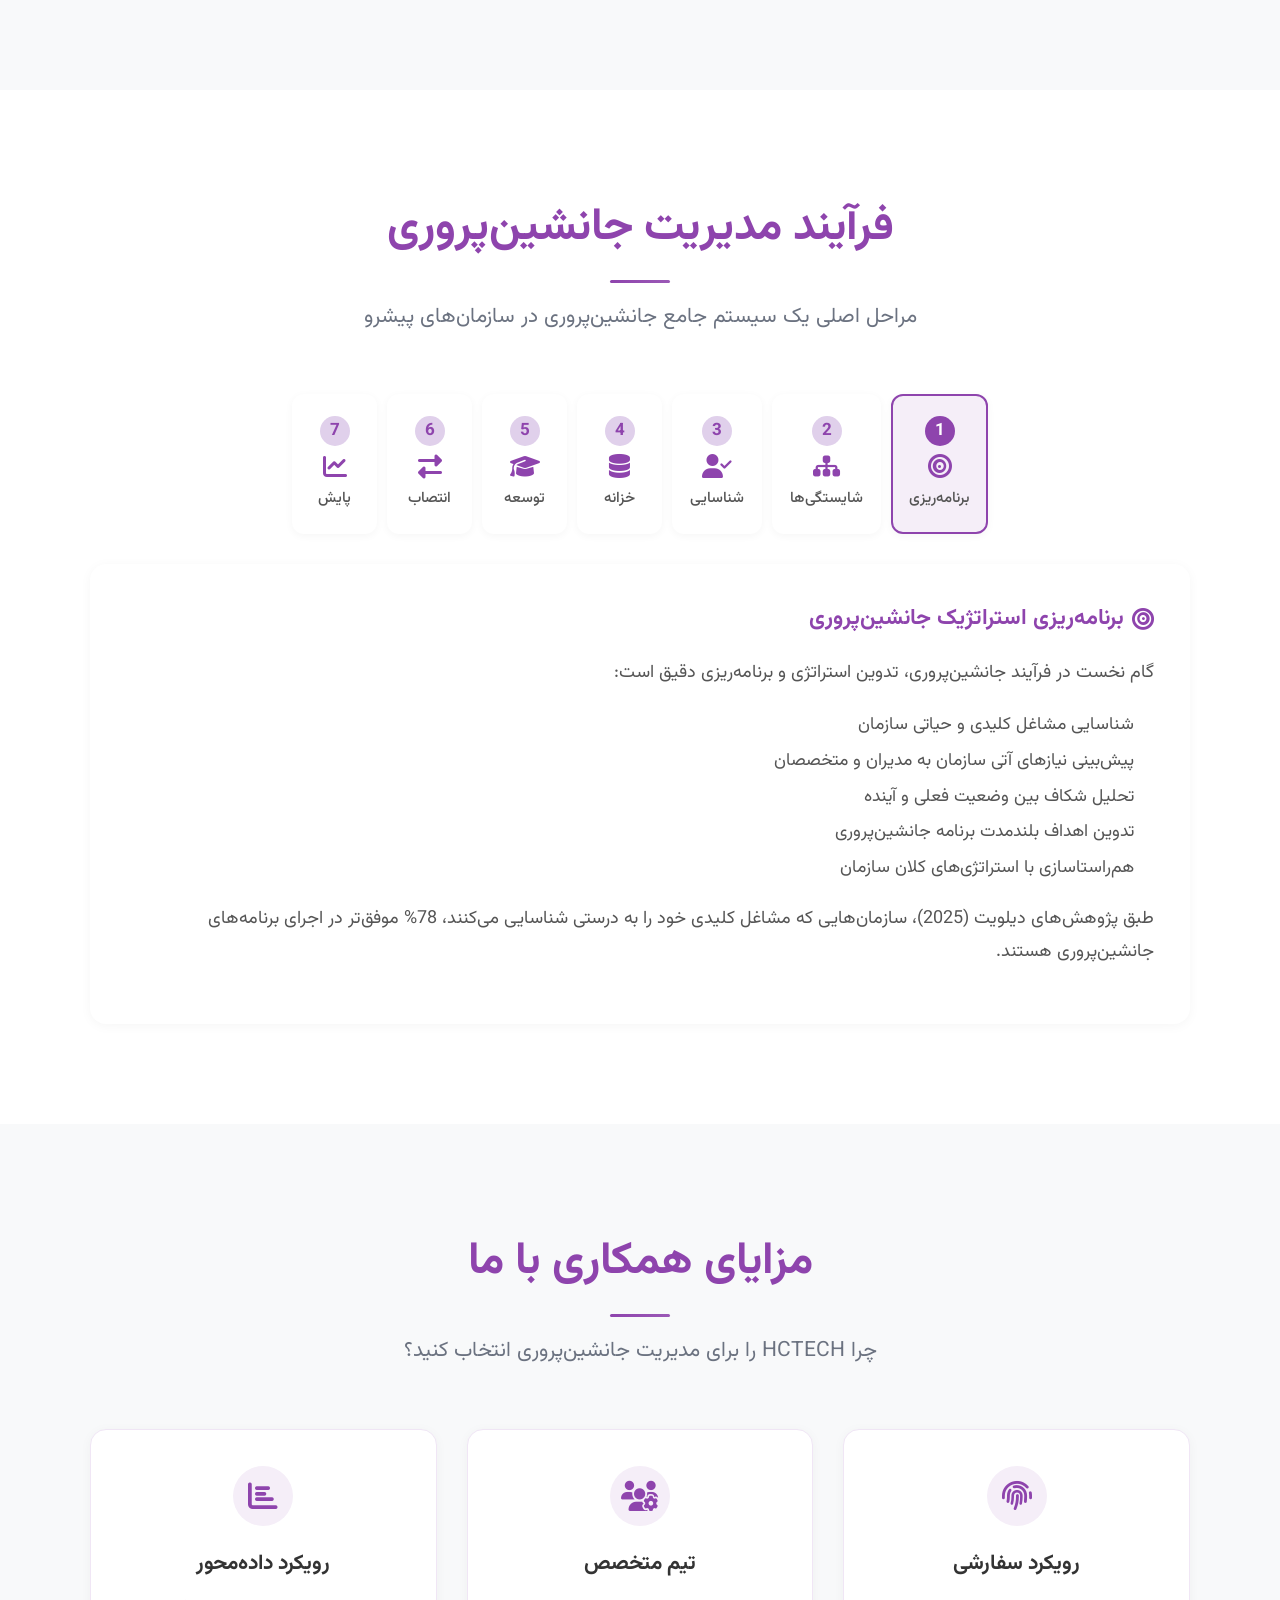
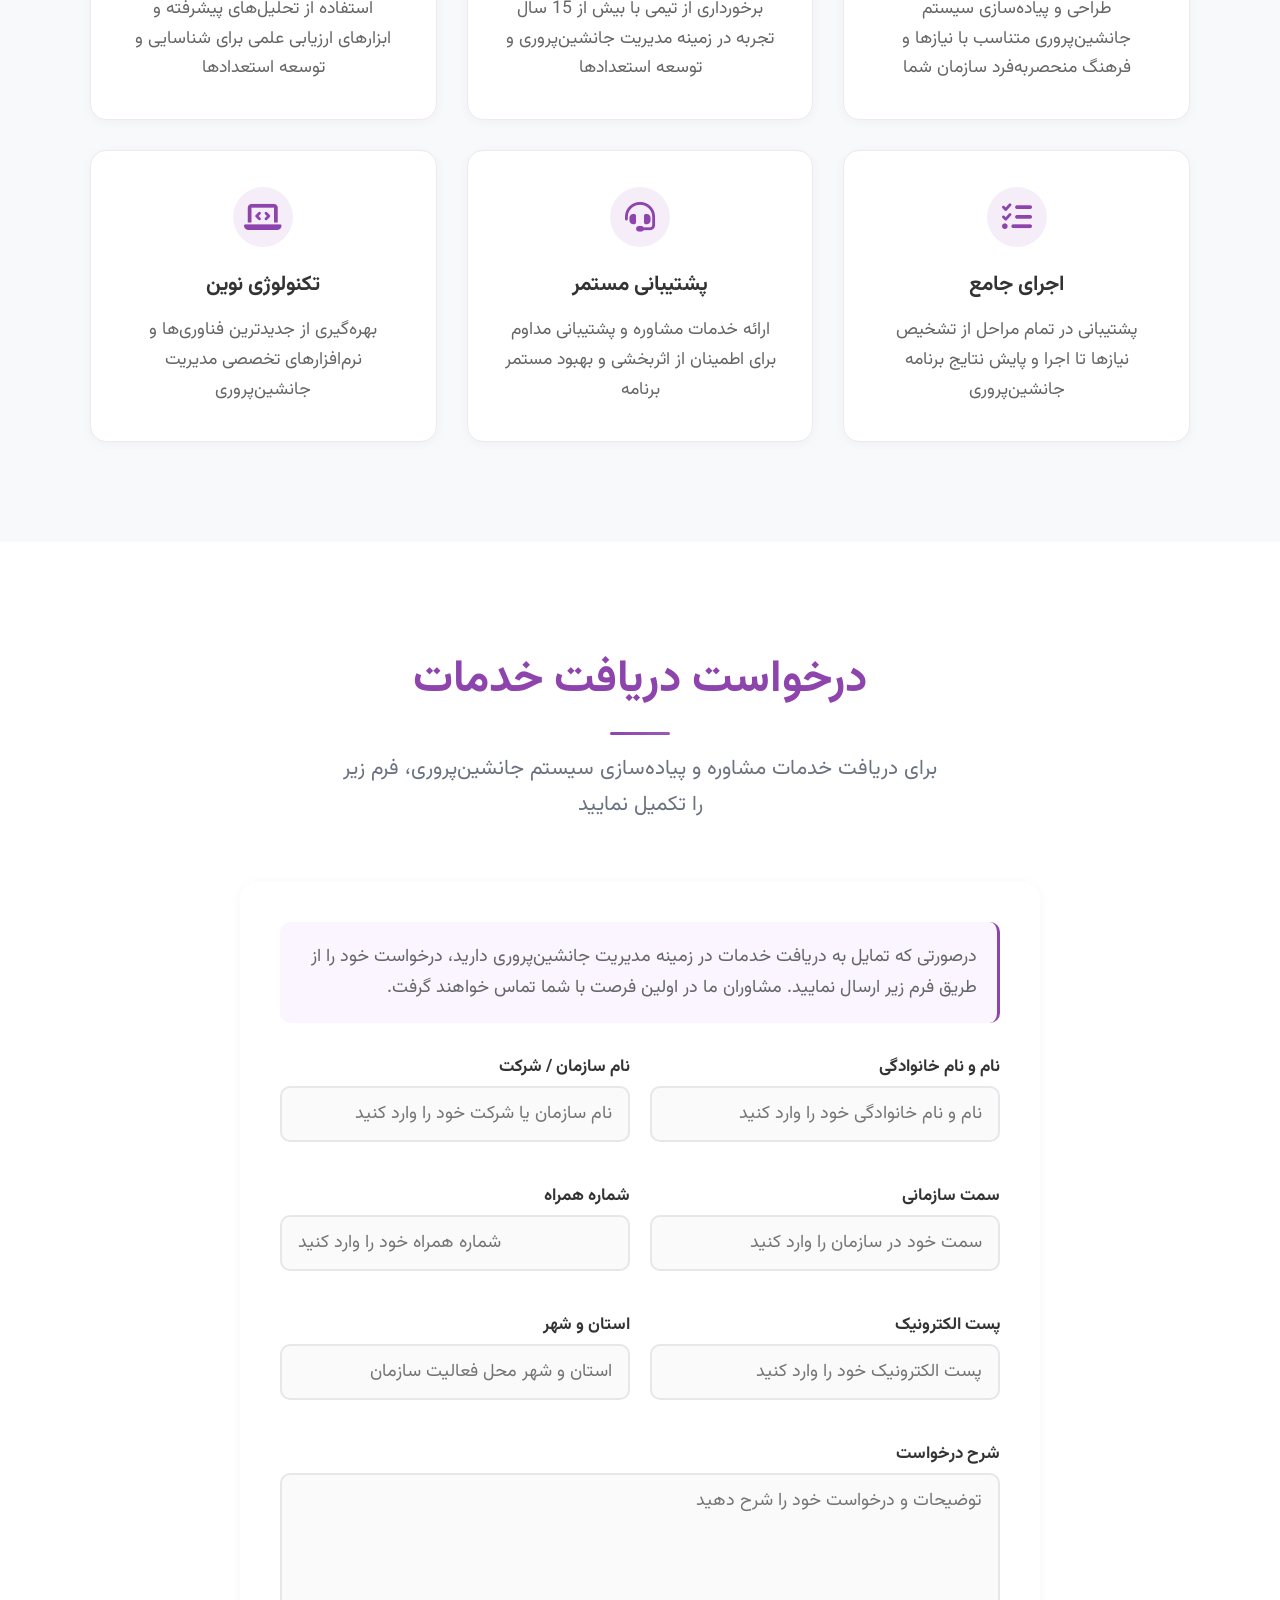
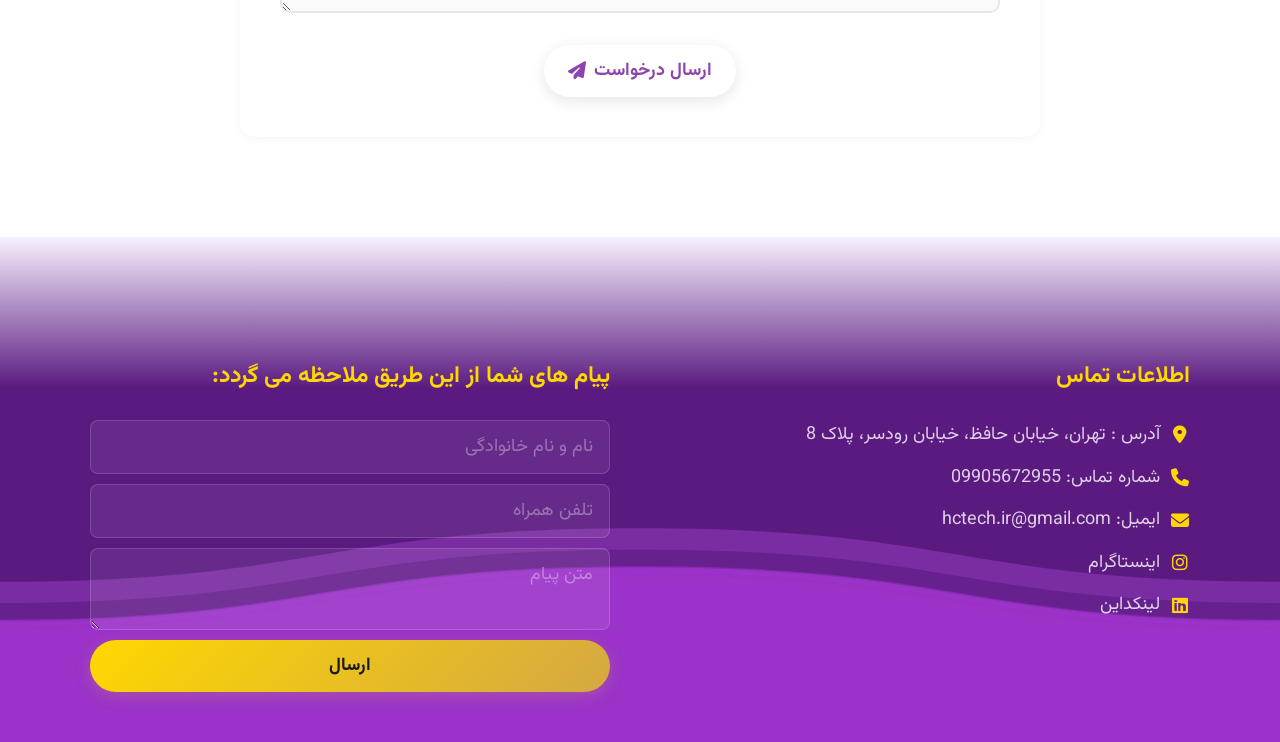
<file: sp.html>
<!DOCTYPE html>
<html lang="fa" dir="rtl">

<head>
    <meta charset="UTF-8">
    <meta name="viewport" content="width=device-width, initial-scale=1.0">
    <title>مدیریت جانشین‌پروری | HCTECH</title>
    <meta name="description"
        content="خدمات تخصصی مدیریت جانشین‌پروری، استراتژی‌های شناسایی استعدادها، ایجاد خزانه استعداد و آماده‌سازی رهبران آینده">

    <link rel="preload" href="assets/fonts/Vazirmatn-Regular.ttf" as="font" type="font/ttf" crossorigin>
    <link rel="preload" href="assets/fonts/Vazirmatn-Bold.ttf" as="font" type="font/ttf" crossorigin>

    <link rel="stylesheet" href="css/main.css">
    <link rel="stylesheet" href="css/animations.css">
    <link rel="stylesheet" href="css/pages.css">
    <link rel="stylesheet" href="https://cdnjs.cloudflare.com/ajax/libs/font-awesome/6.4.0/css/all.min.css">
</head>

<body>

    <!-- HEADER -->
    <header class="header">
        <div class="header-container">
            <a href="index.html" class="logo-link">
                <img src="./images/logo.png" alt="HCTECH" class="logo">
                <div class="logo-text-group">
                    <span class="logo-text">HCTECH</span>
                    <span class="logo-subtext">شرکت معماری فناوری‌های سرمایه انسانی</span>
                </div>
            </a>
            <nav>
                <ul>
                    <li><a href="index.html">صفحه اصلی</a></li>
                    <li><a href="about.html">درباره ما</a></li>
                    <li class="dropdown">
                        <a href="#" class="dropdown-btn">خدمات ما</a>
                        <div class="dropdown-content">
                            <a href="competency.html">طراحی مدل شایستگی</a>
                            <a href="tm.html">مدیریت استعداد</a>
                            <a href="sp.html">جانشین‌پروری</a>
                            <a href="assessmentcenter.html">کانون ارزیابی</a>
                            <a href="#">دوره‌های توسعه شایستگی</a>
                            <a href="#">مدیریت عملکرد</a>
                            <a href="#">کوچینگ</a>
                            <a href="#">مدیریت دانش</a>
                            <a href="#">کلینیک رفتاری</a>
                        </div>
                    </li>
                    <li><a href="index.html#gallery">نگارخانه</a></li>
                    <li><a href="contact.html">تماس با ما</a></li>
                    <li><a href="#" class="exam-btn">آزمون</a></li>
                </ul>
            </nav>
        </div>
    </header>

    <!-- HERO -->
    <section class="page-hero" style="background: linear-gradient(135deg, #4a2366, #8e44ad, #9b59b6);">
        <div class="container">
            <div class="hero-row">
                <div class="hero-text fade-in-up">
                    <h1>مدیریت جانشین‌پروری</h1>
                    <p class="subtitle">استراتژی آماده‌سازی رهبران آینده برای موفقیت پایدار سازمان</p>
                    <div class="hero-buttons">
                        <a href="#definition" class="btn btn-primary magnetic">اطلاعات بیشتر <i
                                class="fas fa-arrow-down"></i></a>
                        <a href="#service-request" class="btn btn-outline magnetic">درخواست مشاوره <i
                                class="fas fa-arrow-left"></i></a>
                    </div>
                </div>
                <div class="hero-visual fade-in-up">
                    <div class="org-chart-scene">
                        <div class="org-chart">
                            <div class="org-ceo">
                                <div class="org-avatar"><i class="fas fa-user-tie"></i></div>
                                <span>مدیر عامل</span>
                            </div>
                            <div class="org-row">
                                <div class="org-manager">
                                    <div class="org-avatar"><i class="fas fa-user"></i></div>
                                    <span>مدیر ارشد</span>
                                    <div class="org-successor"><i class="fas fa-user-check"></i></div>
                                </div>
                                <div class="org-manager">
                                    <div class="org-avatar"><i class="fas fa-user"></i></div>
                                    <span>مدیر میانی</span>
                                    <div class="org-successor"><i class="fas fa-user-check"></i></div>
                                </div>
                                <div class="org-manager">
                                    <div class="org-avatar"><i class="fas fa-user"></i></div>
                                    <span>مدیر ارشد</span>
                                    <div class="org-successor"><i class="fas fa-user-check"></i></div>
                                </div>
                            </div>
                            <div class="org-phases">
                                <span>شناسایی</span><span>ارزیابی</span><span>توسعه</span><span>انتصاب</span>
                            </div>
                        </div>
                    </div>
                </div>
            </div>
        </div>
    </section>

    <!-- DEFINITION -->
    <section id="definition" style="padding:5rem 0;background:#fff;">
        <div class="container">
            <div class="section-header fade-in-up">
                <h2 class="section-title">تعریف مدیریت جانشین‌پروری</h2>
                <p class="section-subtitle">دیدگاه‌های مختلف درباره مدیریت جانشین‌پروری از منظر منابع معتبر</p>
            </div>
            <div class="definition-grid stagger-children">
                <div class="def-card">
                    <div class="def-icon"><i class="fas fa-users"></i></div>
                    <h3>دیلویت (Deloitte)</h3>
                    <p>"مدیریت جانشین‌پروری یک <strong>فرآیند سیستماتیک</strong> برای شناسایی، ارزیابی و توسعه افراد با
                        هدف تضمین تداوم رهبری در نقش‌های کلیدی است که برای دستیابی به اهداف استراتژیک سازمان حیاتی
                        هستند."</p><cite>Deloitte Consulting. (2025).</cite>
                </div>
                <div class="def-card">
                    <div class="def-icon"><i class="fas fa-chart-line"></i></div>
                    <h3>مکنزی (McKinsey)</h3>
                    <p>"جانشین‌پروری در عصر دیجیتال فراتر از یک نقشه ساده برای جایگزینی مدیران است. این رویکرد
                        <strong>استراتژیک</strong> شامل ایجاد خزانه‌های غنی از استعدادهای چندمهارتی و چابک است."
                    </p>
                    <cite>McKinsey & Company. (2025).</cite>
                </div>
                <div class="def-card">
                    <div class="def-icon"><i class="fas fa-lightbulb"></i></div>
                    <h3>گارتنر (Gartner)</h3>
                    <p>"مدیریت جانشین‌پروری مدرن یک <strong>رویکرد پویا و دائمی</strong> برای شناسایی، توسعه و حفظ
                        استعدادهای رهبری است که سازمان را قادر می‌سازد با چالش‌های تغییر مداوم سازگار شود."</p>
                    <cite>Gartner Research. (2025).</cite>
                </div>
                <div class="def-card">
                    <div class="def-icon"><i class="fas fa-sitemap"></i></div>
                    <h3>مؤسسه SHRM</h3>
                    <p>"جانشین‌پروری یک برنامه <strong>استراتژیک و بلندمدت</strong> است که اطمینان می‌دهد استعدادهای
                        مناسب برای نقش‌های حیاتی سازمان در زمان مناسب آماده هستند."</p><cite>Society for Human Resource
                        Management (SHRM). (2025).</cite>
                </div>
                <div class="def-card">
                    <div class="def-icon"><i class="fas fa-brain"></i></div>
                    <h3>مجمع جهانی اقتصاد</h3>
                    <p>"در عصر انقلاب صنعتی چهارم، جانشین‌پروری <strong>فراتر از مرزهای سنتی</strong> رفته و شامل توسعه
                        رهبرانی است که قادر به هدایت سازمان‌ها در محیط‌های VUCA هستند."</p><cite>World Economic Forum.
                        (2025).</cite>
                </div>
                <div class="def-card">
                    <div class="def-icon"><i class="fas fa-chess"></i></div>
                    <h3>کورن فری (Korn Ferry)</h3>
                    <p>"جانشین‌پروری اثربخش یک <strong>فرآیند چندبعدی</strong> است که شناسایی پست‌های کلیدی، ارزیابی
                        پتانسیل‌های افراد، ایجاد برنامه‌های توسعه هدفمند و پایش مستمر پیشرفت را ترکیب می‌کند."</p>
                    <cite>Korn Ferry Institute. (2025).</cite>
                </div>
            </div>
        </div>
    </section>

    <!-- IMPORTANCE -->
    <section id="importance" style="padding:5rem 0;background:#f8f9fa;">
        <div class="container">
            <div class="section-header fade-in-up">
                <h2 class="section-title">اهمیت و ضرورت مدیریت جانشین‌پروری</h2>
                <p class="section-subtitle">چرا سازمان‌ها به استراتژی جانشین‌پروری نیاز دارند؟</p>
            </div>
            <div class="benefits-grid stagger-children">
                <div class="benefit-card">
                    <div class="benefit-icon"><i class="fas fa-shield-alt"></i></div>
                    <h3>کاهش ریسک‌های سازمانی</h3>
                    <p>طبق مطالعات دیلویت (2025)، <strong>67% سازمان‌ها</strong> بدون برنامه جانشین‌پروری با بحران مواجه
                        می‌شوند. جانشین‌پروری ریسک خروج استعدادها را تا <strong>85% کاهش</strong> می‌دهد.</p>
                    <cite>Deloitte. (2025). Global Human Capital Trends.</cite>
                </div>
                <div class="benefit-card">
                    <div class="benefit-icon"><i class="fas fa-coins"></i></div>
                    <h3>صرفه‌جویی در هزینه‌ها</h3>
                    <p>استخدام خارجی برای پست‌های مدیریتی تا <strong>150% حقوق سالانه</strong> هزینه دارد، در حالی که
                        توسعه استعدادهای داخلی تنها <strong>30% تا 40%</strong> این مقدار است.</p><cite>PwC. (2025).
                        Future of Work.</cite>
                </div>
                <div class="benefit-card">
                    <div class="benefit-icon"><i class="fas fa-chart-line"></i></div>
                    <h3>بهبود عملکرد سازمانی</h3>
                    <p>سازمان‌های با سیستم جانشین‌پروری سیستماتیک، <strong>2.6 برابر</strong> بیشتر احتمال دارد عملکرد
                        مالی برتر داشته باشند و <strong>38% بهره‌وری بیشتر</strong> گزارش می‌کنند.</p><cite>McKinsey &
                        Company. (2025).</cite>
                </div>
                <div class="benefit-card">
                    <div class="benefit-icon"><i class="fas fa-users"></i></div>
                    <h3>حفظ استعدادها</h3>
                    <p>کارکنانی که در برنامه‌های جانشین‌پروری قرار دارند، <strong>تا 72% کمتر</strong> احتمال دارد
                        سازمان را ترک کنند.</p><cite>Gartner. (2025). Talent Retention.</cite>
                </div>
                <div class="benefit-card">
                    <div class="benefit-icon"><i class="fas fa-rocket"></i></div>
                    <h3>آمادگی برای آینده</h3>
                    <p><strong>73% سازمان‌ها</strong> با شکاف مهارتی در سطوح رهبری مواجه هستند. جانشین‌پروری استراتژیک
                        به سازمان‌ها کمک می‌کند <strong>33% سریع‌تر</strong> با تغییرات سازگار شوند.</p><cite>World
                        Economic Forum. (2025).</cite>
                </div>
                <div class="benefit-card">
                    <div class="benefit-icon"><i class="fas fa-brain"></i></div>
                    <h3>حفظ دانش سازمانی</h3>
                    <p>با خروج هر مدیر باتجربه، <strong>بیش از 80%</strong> دانش ضمنی از دست می‌رود. جانشین‌پروری انتقال
                        دانش را <strong>تا 65% بهبود</strong> می‌بخشد.</p><cite>SHRM. (2025). Knowledge
                        Retention.</cite>
                </div>
            </div>
        </div>
    </section>

    <!-- PROCESS -->
    <section id="process" style="padding:5rem 0;background:#fff;">
        <div class="container">
            <div class="section-header fade-in-up">
                <h2 class="section-title">فرآیند مدیریت جانشین‌پروری</h2>
                <p class="section-subtitle">مراحل اصلی یک سیستم جامع جانشین‌پروری در سازمان‌های پیشرو</p>
            </div>
            <div class="process-steps fade-in-up">
                <div class="process-step active" data-tab="sp-tab1">
                    <div class="step-num">1</div><i class="fas fa-bullseye"></i><span>برنامه‌ریزی</span>
                </div>
                <div class="process-step" data-tab="sp-tab2">
                    <div class="step-num">2</div><i class="fas fa-sitemap"></i><span>شایستگی‌ها</span>
                </div>
                <div class="process-step" data-tab="sp-tab3">
                    <div class="step-num">3</div><i class="fas fa-user-check"></i><span>شناسایی</span>
                </div>
                <div class="process-step" data-tab="sp-tab4">
                    <div class="step-num">4</div><i class="fas fa-database"></i><span>خزانه</span>
                </div>
                <div class="process-step" data-tab="sp-tab5">
                    <div class="step-num">5</div><i class="fas fa-graduation-cap"></i><span>توسعه</span>
                </div>
                <div class="process-step" data-tab="sp-tab6">
                    <div class="step-num">6</div><i class="fas fa-exchange-alt"></i><span>انتصاب</span>
                </div>
                <div class="process-step" data-tab="sp-tab7">
                    <div class="step-num">7</div><i class="fas fa-chart-line"></i><span>پایش</span>
                </div>
            </div>
            <div class="fade-in-up">
                <div class="process-content active" id="sp-tab1">
                    <h3><i class="fas fa-bullseye"></i> برنامه‌ریزی استراتژیک جانشین‌پروری</h3>
                    <p>گام نخست در فرآیند جانشین‌پروری، تدوین استراتژی و برنامه‌ریزی دقیق است:</p>
                    <ul>
                        <li>شناسایی مشاغل کلیدی و حیاتی سازمان</li>
                        <li>پیش‌بینی نیازهای آتی سازمان به مدیران و متخصصان</li>
                        <li>تحلیل شکاف بین وضعیت فعلی و آینده</li>
                        <li>تدوین اهداف بلندمدت برنامه جانشین‌پروری</li>
                        <li>هم‌راستاسازی با استراتژی‌های کلان سازمان</li>
                    </ul>
                    <p>طبق پژوهش‌های دیلویت (2025)، سازمان‌هایی که مشاغل کلیدی خود را به درستی شناسایی می‌کنند، 78%
                        موفق‌تر در اجرای برنامه‌های جانشین‌پروری هستند.</p>
                </div>
                <div class="process-content" id="sp-tab2">
                    <h3><i class="fas fa-sitemap"></i> تعریف و تدوین مدل‌های شایستگی</h3>
                    <p>در این مرحله، سازمان مدل‌های شایستگی موردنیاز برای هر منصب کلیدی را تعریف می‌کند:</p>
                    <ul>
                        <li>شایستگی‌های فنی و تخصصی</li>
                        <li>شایستگی‌های رهبری و مدیریتی</li>
                        <li>شایستگی‌های رفتاری و شخصیتی</li>
                        <li>دانش، تجارب و مهارت‌های لازم</li>
                        <li>ارزش‌ها و هنجارهای فرهنگی سازمان</li>
                    </ul>
                    <p>بر اساس مطالعات BCG (2025)، مدل‌های شایستگی موفق باید آینده‌نگرانه باشند و 60% شایستگی‌های آینده
                        را پیش‌بینی کنند.</p>
                </div>
                <div class="process-content" id="sp-tab3">
                    <h3><i class="fas fa-user-check"></i> شناسایی و ارزیابی استعدادها</h3>
                    <p>در مرحله سوم، سازمان با استفاده از روش‌های مختلف ارزیابی، استعدادهای موجود را شناسایی می‌کند:</p>
                    <ul>
                        <li>ارزیابی عملکرد و پتانسیل کارکنان</li>
                        <li>برگزاری کانون‌های ارزیابی حرفه‌ای</li>
                        <li>انجام مصاحبه‌های ساختاریافته</li>
                        <li>بررسی سوابق و دستاوردهای کاری</li>
                        <li>اخذ بازخورد 360 درجه</li>
                    </ul>
                    <p>تحقیقات مک‌کنزی نشان می‌دهد ترکیب حداقل سه روش ارزیابی مختلف، دقت شناسایی استعدادها را تا 65%
                        افزایش می‌دهد.</p>
                </div>
                <div class="process-content" id="sp-tab4">
                    <h3><i class="fas fa-database"></i> ایجاد و مدیریت خزانه استعداد</h3>
                    <p>در این مرحله، سازمان یک مخزن یا خزانه استعداد ایجاد می‌کند:</p>
                    <ul>
                        <li>طبقه‌بندی استعدادها بر اساس پتانسیل و آمادگی</li>
                        <li>تدوین ماتریس جانشینی برای مناصب کلیدی</li>
                        <li>ایجاد پایگاه داده از کاندیداهای داخلی و خارجی</li>
                        <li>پیاده‌سازی سیستم مدیریت اطلاعات استعدادها</li>
                        <li>به‌روزرسانی مستمر اطلاعات و وضعیت کاندیداها</li>
                    </ul>
                    <p>گزارش کورن فری (2025): سازمان‌های با خزانه استعداد متنوع، 48% سریع‌تر مناصب کلیدی خالی را پر
                        می‌کنند.</p>
                </div>
                <div class="process-content" id="sp-tab5">
                    <h3><i class="fas fa-graduation-cap"></i> طراحی و اجرای برنامه‌های توسعه هدفمند</h3>
                    <p>مرحله پنجم شامل توسعه هدفمند استعدادهای شناسایی شده است:</p>
                    <ul>
                        <li>تدوین برنامه‌های توسعه فردی (IDP) اختصاصی</li>
                        <li>ارائه آموزش‌های تخصصی و مهارتی</li>
                        <li>اجرای برنامه‌های منتورینگ و کوچینگ</li>
                        <li>محول کردن پروژه‌های چالشی</li>
                        <li>چرخش شغلی و تجربه‌های توسعه‌ای</li>
                    </ul>
                    <p>نرخ موفقیت جانشین‌پروری در سازمان‌هایی که 70% برنامه‌های توسعه‌ای را عملی طراحی می‌کنند، 2.5
                        برابر بیشتر است.</p>
                </div>
                <div class="process-content" id="sp-tab6">
                    <h3><i class="fas fa-exchange-alt"></i> انتقال و انتصاب</h3>
                    <p>در این مرحله، انتقال مسئولیت‌ها و انتصاب جانشینان صورت می‌گیرد:</p>
                    <ul>
                        <li>ارزیابی نهایی میزان آمادگی کاندیداها</li>
                        <li>تدوین برنامه انتقال مسئولیت‌ها</li>
                        <li>آشناسازی جانشین با جزئیات نقش جدید</li>
                        <li>انتقال دانش ضمنی و تجربیات</li>
                        <li>پشتیبانی در دوران گذار</li>
                    </ul>
                    <p>گارتنر: سازمان‌هایی که برنامه انتقال رسمی دارند، با احتمال 64% بیشتری جانشینی موفق را تجربه
                        می‌کنند.</p>
                </div>
                <div class="process-content" id="sp-tab7">
                    <h3><i class="fas fa-chart-line"></i> پایش، ارزیابی و بهبود مستمر</h3>
                    <p>مرحله نهایی شامل ارزیابی اثربخشی فرآیند و بهبود مستمر آن است:</p>
                    <ul>
                        <li>سنجش شاخص‌های کلیدی عملکرد (KPIs)</li>
                        <li>ارزیابی موفقیت جانشینان در نقش‌های جدید</li>
                        <li>محاسبه نرخ آمادگی خزانه استعداد</li>
                        <li>شناسایی نقاط ضعف و قوت فرآیند</li>
                        <li>بازنگری و به‌روزرسانی استراتژی‌ها</li>
                    </ul>
                    <p>هاروارد بیزینس ریویو: سازمان‌هایی که فرآیند جانشین‌پروری را سالانه بازنگری می‌کنند، 3 برابر
                        موفق‌تر در توسعه رهبران آینده هستند.</p>
                </div>
            </div>
        </div>
    </section>

    <!-- BENEFITS -->
    <section id="benefits" style="padding:5rem 0;background:#f8f9fa;">
        <div class="container">
            <div class="section-header fade-in-up">
                <h2 class="section-title">مزایای همکاری با ما</h2>
                <p class="section-subtitle">چرا HCTECH را برای مدیریت جانشین‌پروری انتخاب کنید؟</p>
            </div>
            <div class="benefits-grid stagger-children">
                <div class="benefit-card">
                    <div class="benefit-icon"><i class="fas fa-fingerprint"></i></div>
                    <h3>رویکرد سفارشی</h3>
                    <p>طراحی و پیاده‌سازی سیستم جانشین‌پروری متناسب با نیازها و فرهنگ منحصربه‌فرد سازمان شما</p>
                </div>
                <div class="benefit-card">
                    <div class="benefit-icon"><i class="fas fa-users-cog"></i></div>
                    <h3>تیم متخصص</h3>
                    <p>برخورداری از تیمی با بیش از 15 سال تجربه در زمینه مدیریت جانشین‌پروری و توسعه استعدادها</p>
                </div>
                <div class="benefit-card">
                    <div class="benefit-icon"><i class="fas fa-chart-bar"></i></div>
                    <h3>رویکرد داده‌محور</h3>
                    <p>استفاده از تحلیل‌های پیشرفته و ابزارهای ارزیابی علمی برای شناسایی و توسعه استعدادها</p>
                </div>
                <div class="benefit-card">
                    <div class="benefit-icon"><i class="fas fa-tasks"></i></div>
                    <h3>اجرای جامع</h3>
                    <p>پشتیبانی در تمام مراحل از تشخیص نیازها تا اجرا و پایش نتایج برنامه جانشین‌پروری</p>
                </div>
                <div class="benefit-card">
                    <div class="benefit-icon"><i class="fas fa-headset"></i></div>
                    <h3>پشتیبانی مستمر</h3>
                    <p>ارائه خدمات مشاوره و پشتیبانی مداوم برای اطمینان از اثربخشی و بهبود مستمر برنامه</p>
                </div>
                <div class="benefit-card">
                    <div class="benefit-icon"><i class="fas fa-laptop-code"></i></div>
                    <h3>تکنولوژی نوین</h3>
                    <p>بهره‌گیری از جدیدترین فناوری‌ها و نرم‌افزارهای تخصصی مدیریت جانشین‌پروری</p>
                </div>
            </div>
        </div>
    </section>

    <!-- SERVICE REQUEST -->
    <section id="service-request" style="padding:5rem 0;background:#fff;">
        <div class="container">
            <div class="section-header fade-in-up">
                <h2 class="section-title">درخواست دریافت خدمات</h2>
                <p class="section-subtitle">برای دریافت خدمات مشاوره و پیاده‌سازی سیستم جانشین‌پروری، فرم زیر را تکمیل
                    نمایید</p>
            </div>
            <div class="service-form fade-in-up" style="max-width:800px;margin:0 auto;">
                <form>
                    <p>درصورتی که تمایل به دریافت خدمات در زمینه مدیریت جانشین‌پروری دارید، درخواست خود را از طریق فرم
                        زیر ارسال نمایید. مشاوران ما در اولین فرصت با شما تماس خواهند گرفت.</p>
                    <div class="form-row">
                        <div class="form-group"><label>نام و نام خانوادگی</label><input type="text"
                                placeholder="نام و نام خانوادگی خود را وارد کنید" required></div>
                        <div class="form-group"><label>نام سازمان / شرکت</label><input type="text"
                                placeholder="نام سازمان یا شرکت خود را وارد کنید" required></div>
                    </div>
                    <div class="form-row">
                        <div class="form-group"><label>سمت سازمانی</label><input type="text"
                                placeholder="سمت خود در سازمان را وارد کنید"></div>
                        <div class="form-group"><label>شماره همراه</label><input type="tel"
                                placeholder="شماره همراه خود را وارد کنید" required></div>
                    </div>
                    <div class="form-row">
                        <div class="form-group"><label>پست الکترونیک</label><input type="email"
                                placeholder="پست الکترونیک خود را وارد کنید"></div>
                        <div class="form-group"><label>استان و شهر</label><input type="text"
                                placeholder="استان و شهر محل فعالیت سازمان" required></div>
                    </div>
                    <div class="form-group"><label>شرح درخواست</label><textarea rows="4"
                            placeholder="توضیحات و درخواست خود را شرح دهید" required></textarea></div>
                    <div class="form-center"><button type="submit" class="btn btn-primary magnetic">ارسال درخواست <i
                                class="fas fa-paper-plane"></i></button></div>
                </form>
            </div>
        </div>
    </section>

    <!-- FOOTER -->
    <footer>
        <div class="wave-container">
            <svg viewBox="0 0 120 28" preserveAspectRatio="none">
                <defs>
                    <filter id="goo">
                        <feGaussianBlur in="SourceGraphic" stdDeviation="1" result="blur" />
                        <feColorMatrix in="blur" mode="matrix" values="1 0 0 0 0  0 1 0 0 0  0 0 1 0 0  0 0 0 13 -9"
                            result="goo" />
                        <xfeBlend in="SourceGraphic" in2="goo" />
                    </filter>
                    <path id="wave"
                        d="M 0,10 C 30,10 30,15 60,15 90,15 90,10 120,10 150,10 150,15 180,15 210,15 210,10 240,10 v 28 h -240 z" />
                </defs>
                <use id="wave3" class="wave" xlink:href="#wave" x="0" y="-2"></use>
                <use id="wave2" class="wave" xlink:href="#wave" x="0" y="0"></use>
                <g class="gooeff" filter="url(#goo)">
                    <circle class="drop drop1" cx="20" cy="2" r="8.8" />
                    <circle class="drop drop2" cx="25" cy="2.5" r="7.5" />
                    <circle class="drop drop3" cx="16" cy="2.8" r="9.2" />
                    <circle class="drop drop4" cx="18" cy="2" r="8.8" />
                    <circle class="drop drop5" cx="22" cy="2.5" r="7.5" />
                    <circle class="drop drop6" cx="26" cy="2.8" r="9.2" />
                    <circle class="drop drop1" cx="5" cy="4.4" r="8.8" />
                    <circle class="drop drop2" cx="5" cy="4.1" r="7.5" />
                    <circle class="drop drop3" cx="8" cy="3.8" r="9.2" />
                    <circle class="drop drop4" cx="3" cy="4.4" r="8.8" />
                    <circle class="drop drop5" cx="7" cy="4.1" r="7.5" />
                    <circle class="drop drop6" cx="10" cy="4.3" r="9.2" />
                    <circle class="drop drop1" cx="1.2" cy="5.4" r="8.8" />
                    <circle class="drop drop2" cx="5.2" cy="5.1" r="7.5" />
                    <circle class="drop drop3" cx="10.2" cy="5.3" r="9.2" />
                    <circle class="drop drop4" cx="3.2" cy="5.4" r="8.8" />
                    <circle class="drop drop5" cx="14.2" cy="5.1" r="7.5" />
                    <circle class="drop drop6" cx="17.2" cy="4.8" r="9.2" />
                    <use id="wave1" class="wave" xlink:href="#wave" x="0" y="1" />
                </g>
            </svg>
        </div>
        <div class="footer-container">
            <div class="contact-info">
                <h3>اطلاعات تماس</h3>
                <p><i class="fas fa-map-marker-alt"></i> آدرس : تهران، خیابان حافظ، خیابان رودسر، پلاک 8</p>
                <p><i class="fas fa-phone"></i> شماره تماس: 09905672955</p>
                <p><i class="fas fa-envelope"></i> ایمیل: hctech.ir@gmail.com</p>
                <p><i class="fab fa-instagram"></i> <a href="#">اینستاگرام</a></p>
                <p><i class="fab fa-linkedin"></i> <a href="#">لینکداین</a></p>
            </div>
            <div class="message-box">
                <h3>پیام های شما از این طریق ملاحظه می گردد:</h3>
                <form>
                    <input type="text" placeholder="نام و نام خانوادگی" required>
                    <input type="email" placeholder="تلفن همراه" required>
                    <textarea placeholder="متن پیام" required></textarea>
                    <button type="submit">ارسال</button>
                </form>
            </div>
        </div>
    </footer>

    <script src="js/main.js"></script>
    <script src="js/pages.js"></script>
</body>

</html>
</file>
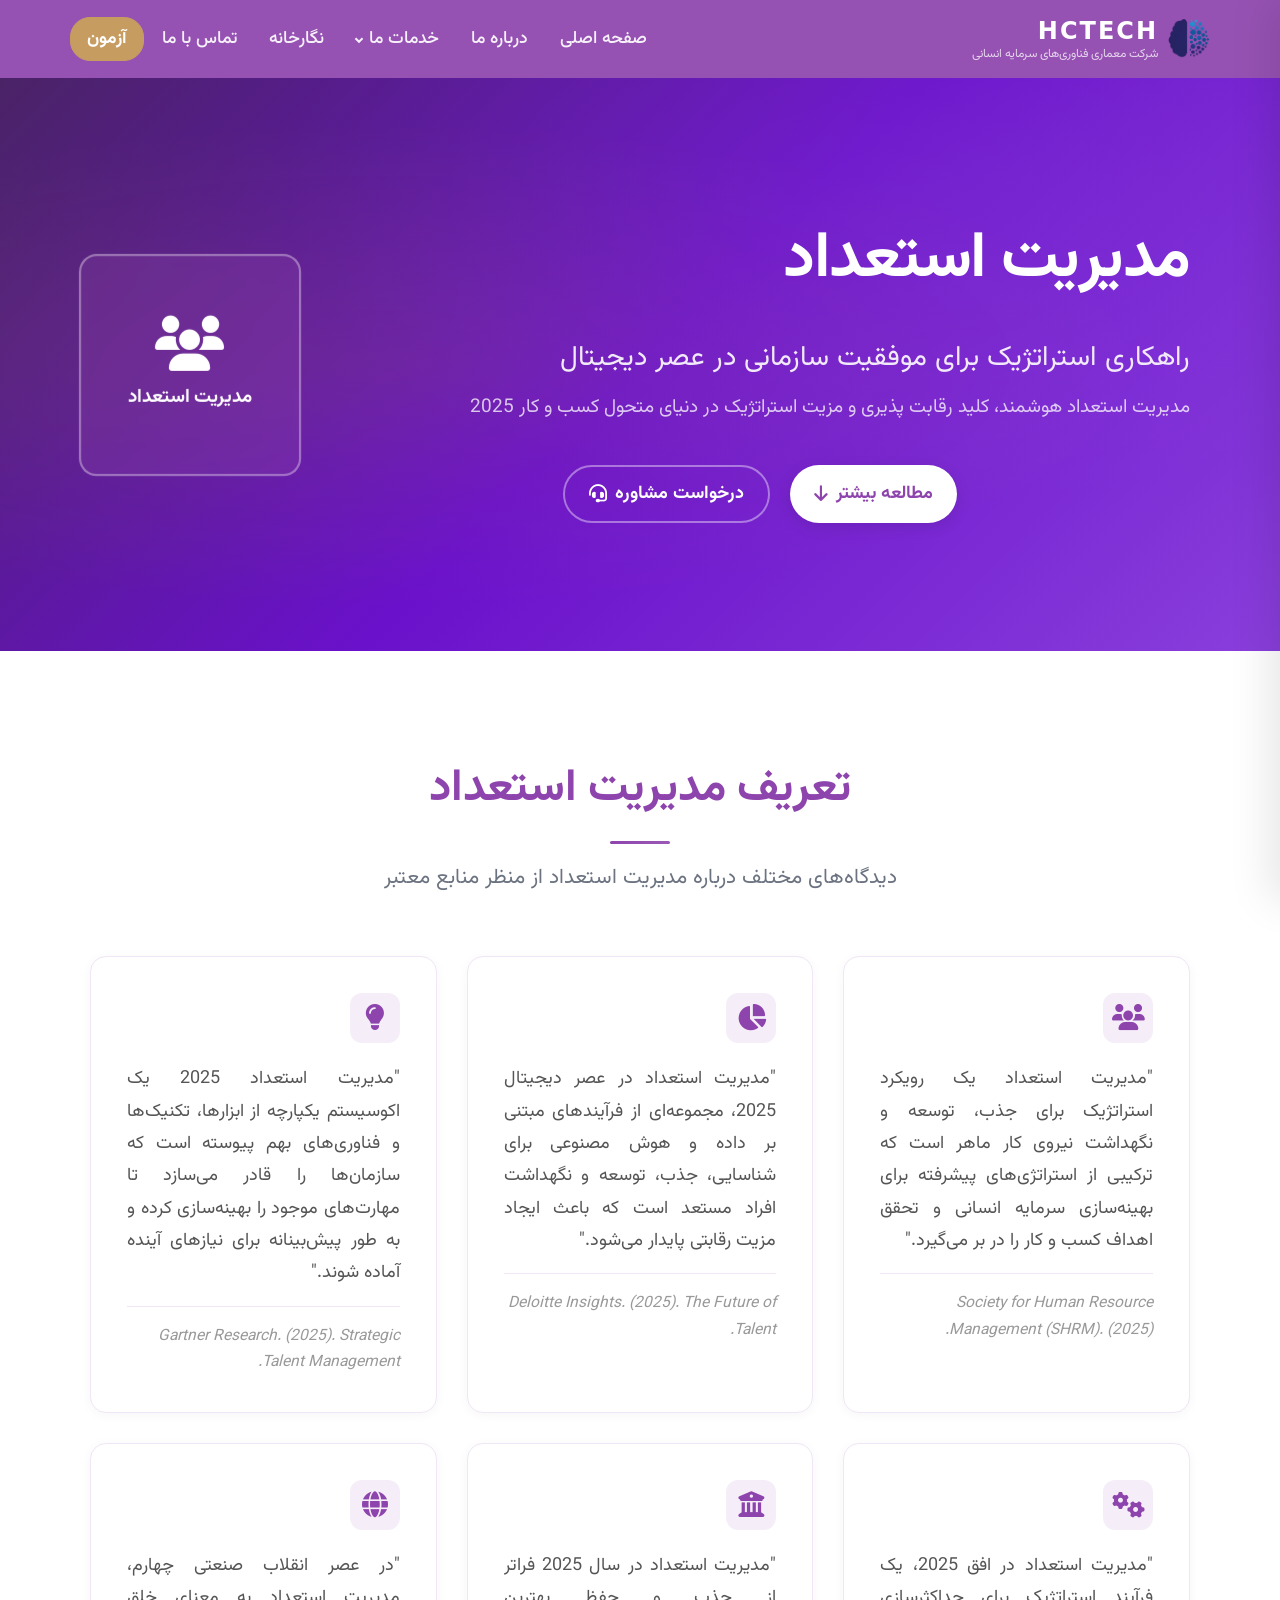
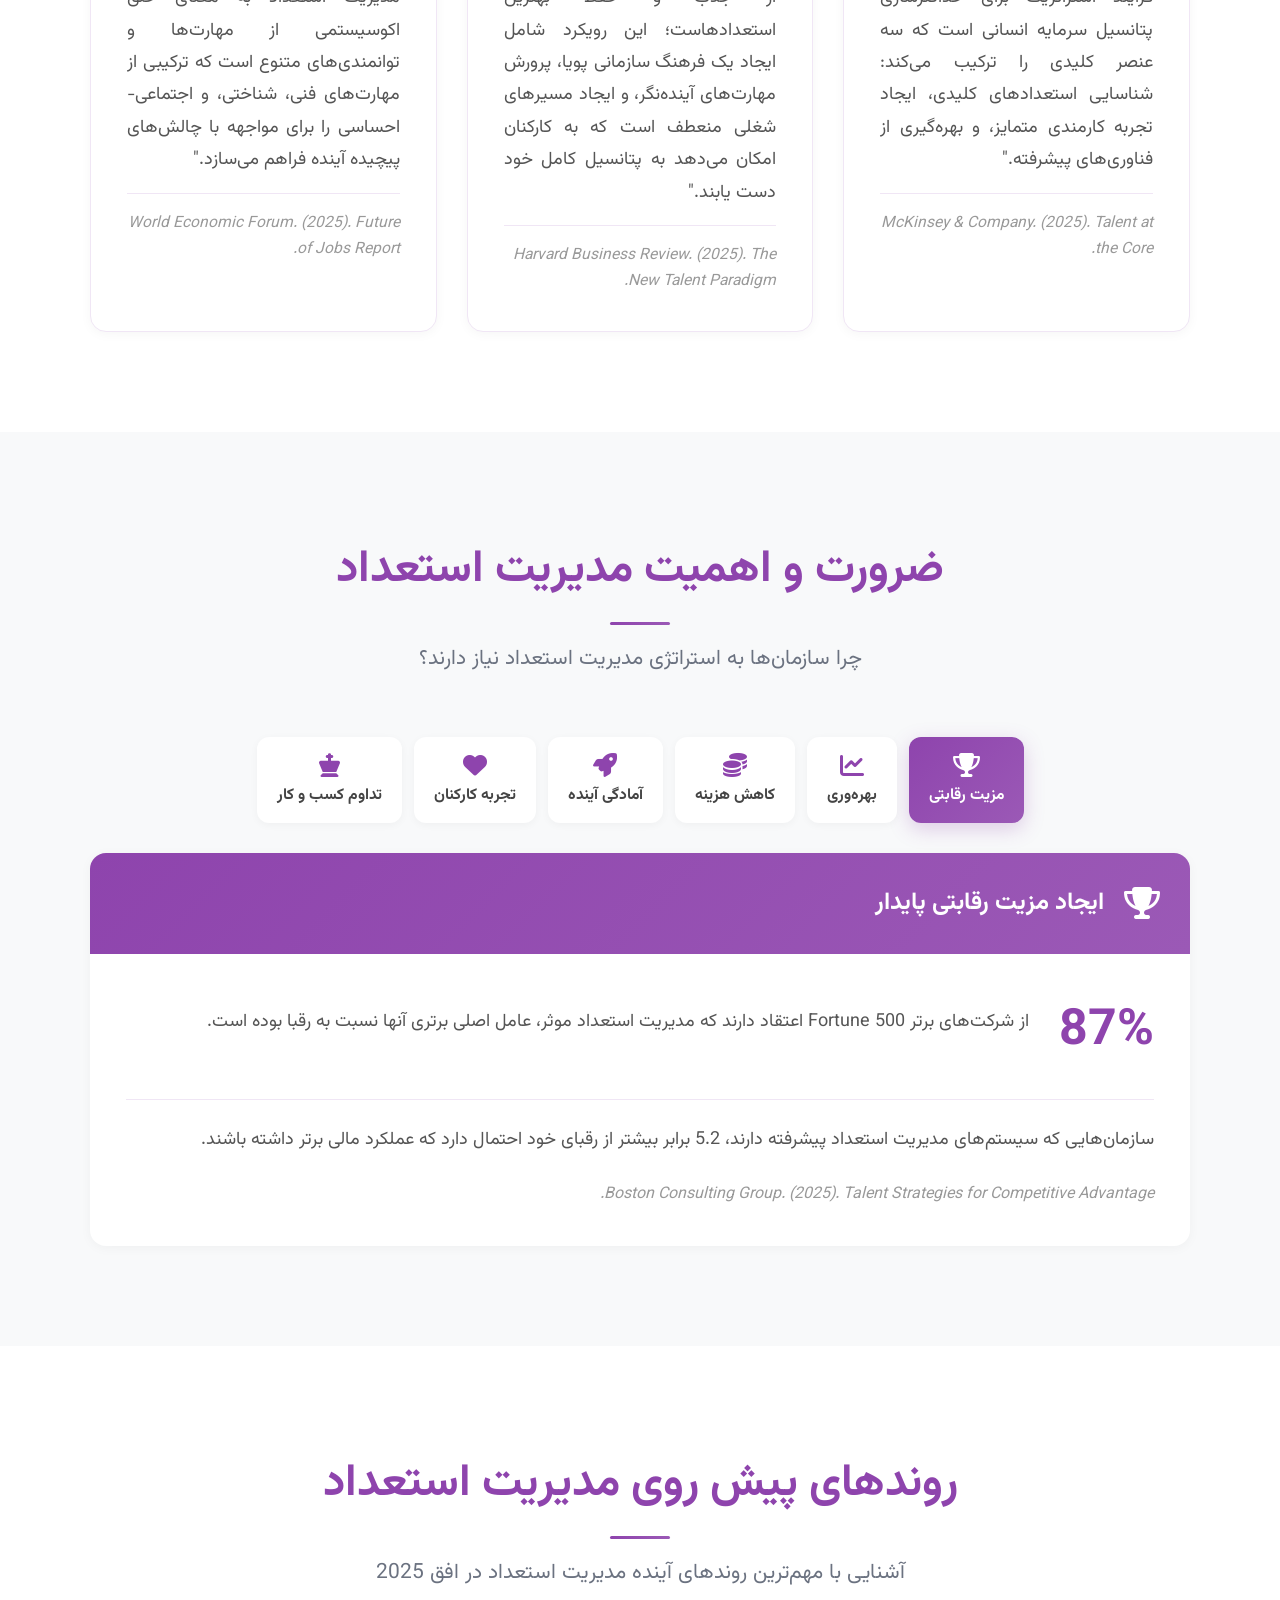
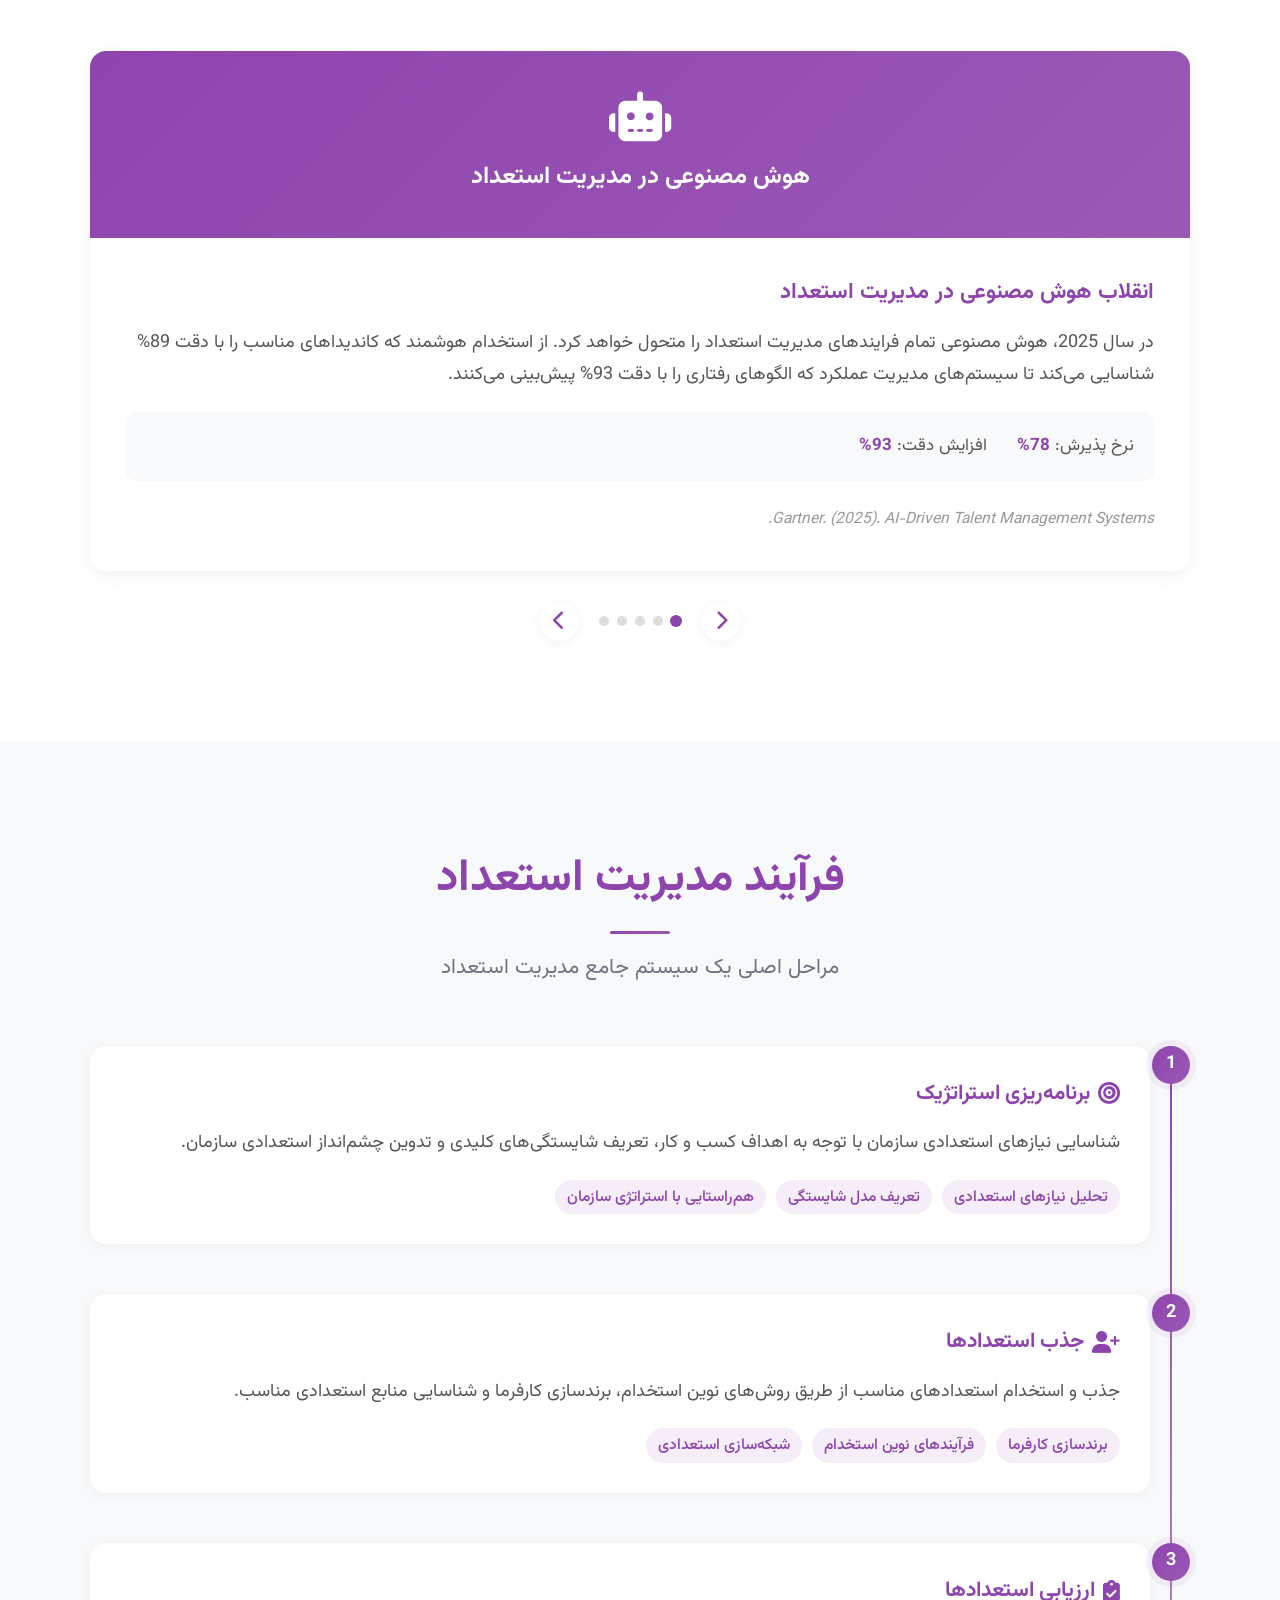
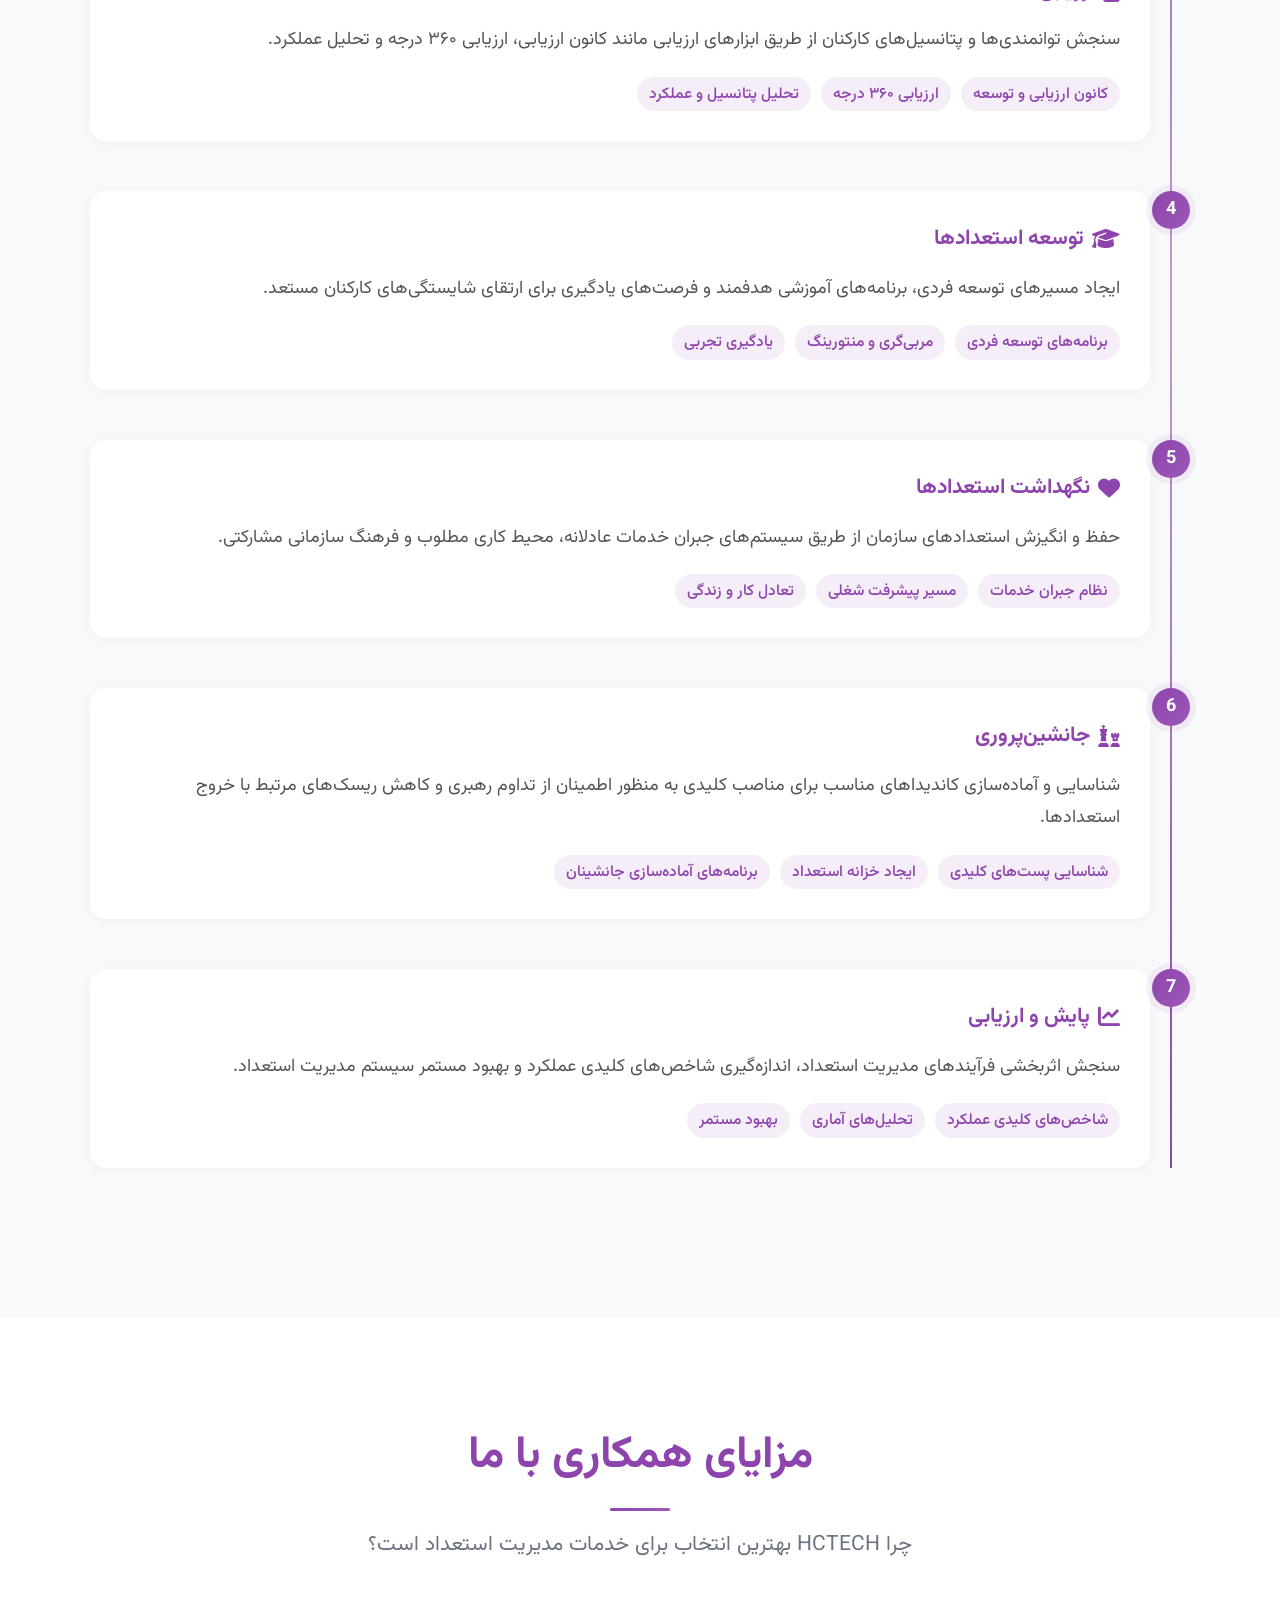
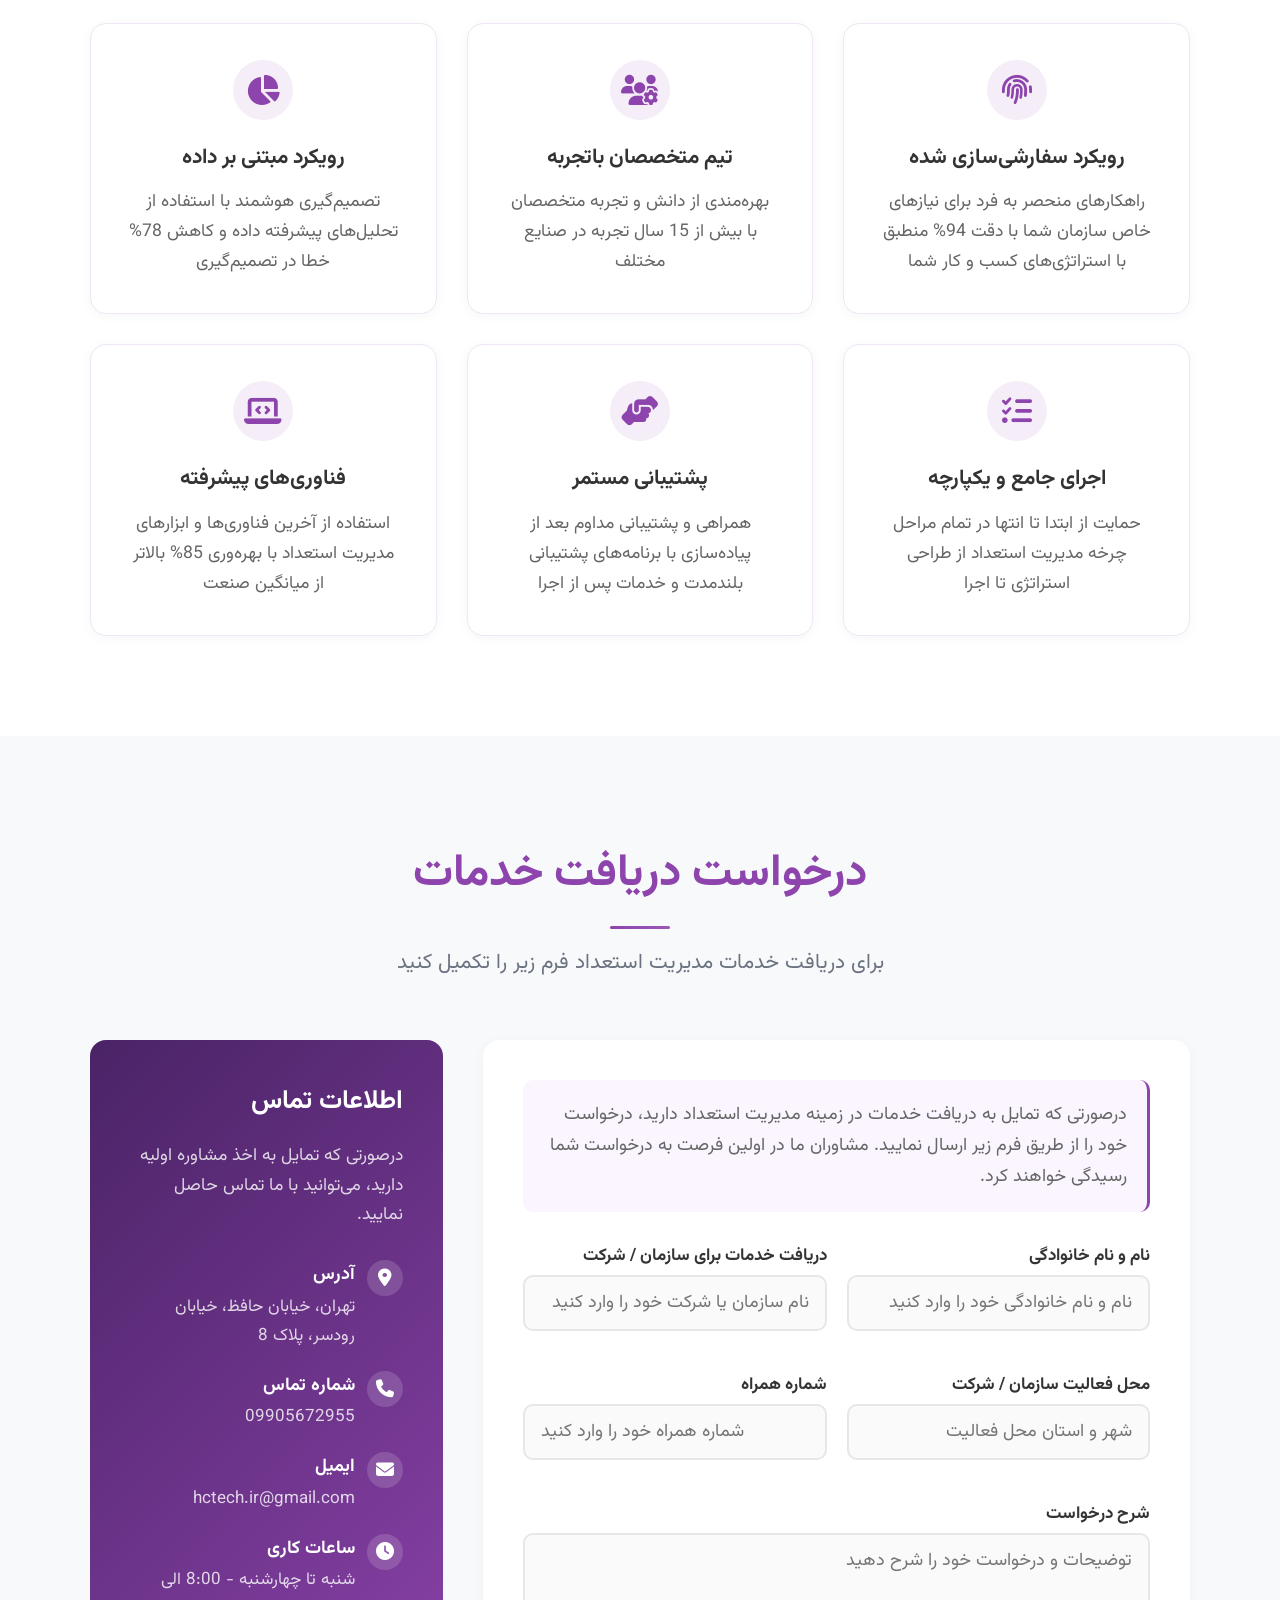
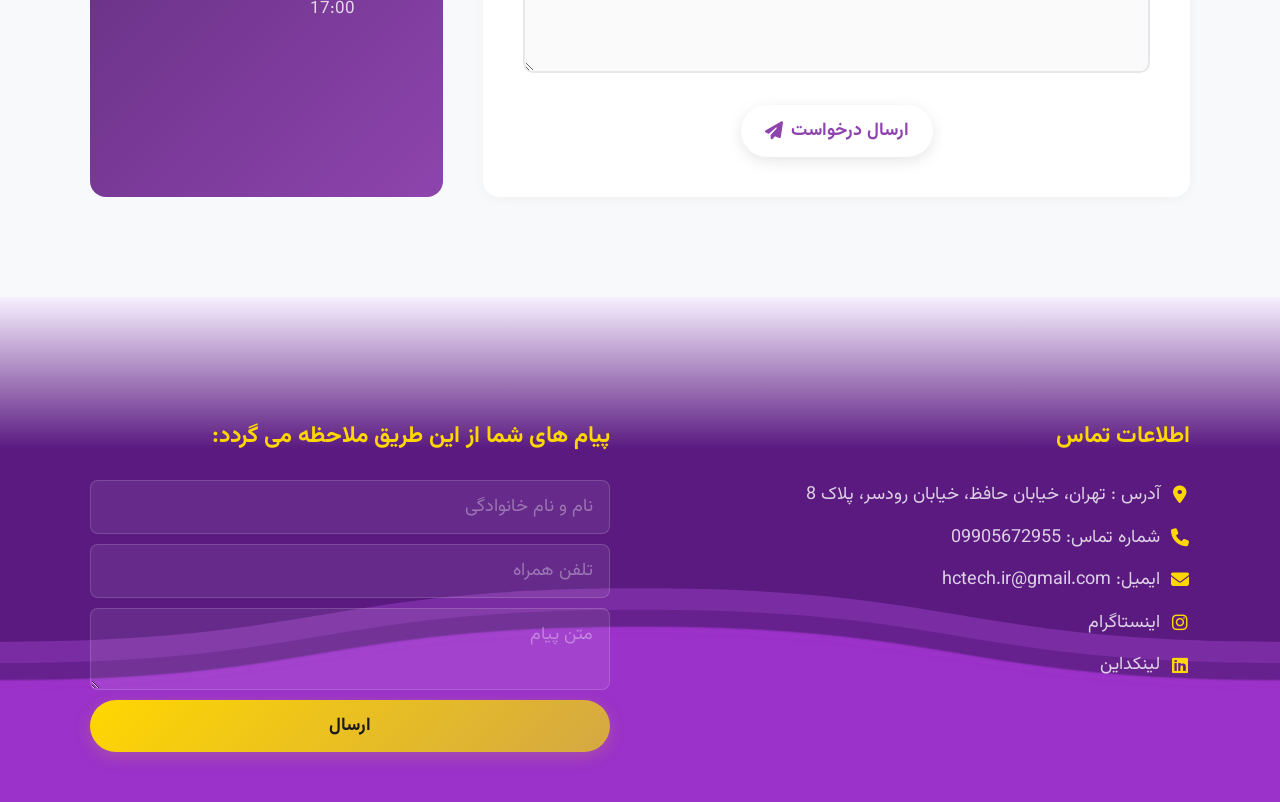
<file: tm.html>
<!DOCTYPE html>
<html lang="fa" dir="rtl">

<head>
    <meta charset="UTF-8">
    <meta name="viewport" content="width=device-width, initial-scale=1.0">
    <title>مدیریت استعداد | HCTECH</title>
    <meta name="description"
        content="خدمات تخصصی مدیریت استعداد، استعدادیابی، جذب و نگهداشت استعدادها با رویکردهای نوین 2025">

    <link rel="preload" href="assets/fonts/Vazirmatn-Regular.ttf" as="font" type="font/ttf" crossorigin>
    <link rel="preload" href="assets/fonts/Vazirmatn-Bold.ttf" as="font" type="font/ttf" crossorigin>

    <link rel="stylesheet" href="css/main.css">
    <link rel="stylesheet" href="css/animations.css">
    <link rel="stylesheet" href="css/pages.css">
    <link rel="stylesheet" href="https://cdnjs.cloudflare.com/ajax/libs/font-awesome/6.4.0/css/all.min.css">
</head>

<body>

    <!-- HEADER -->
    <header class="header">
        <div class="header-container">
            <a href="index.html" class="logo-link">
                <img src="./images/logo.png" alt="HCTECH" class="logo">
                <div class="logo-text-group">
                    <span class="logo-text">HCTECH</span>
                    <span class="logo-subtext">شرکت معماری فناوری‌های سرمایه انسانی</span>
                </div>
            </a>
            <nav>
                <ul>
                    <li><a href="index.html">صفحه اصلی</a></li>
                    <li><a href="about.html">درباره ما</a></li>
                    <li class="dropdown">
                        <a href="#" class="dropdown-btn">خدمات ما</a>
                        <div class="dropdown-content">
                            <a href="competency.html">طراحی مدل شایستگی</a>
                            <a href="tm.html">مدیریت استعداد</a>
                            <a href="sp.html">جانشین‌پروری</a>
                            <a href="assessmentcenter.html">کانون ارزیابی</a>
                            <a href="#">دوره‌های توسعه شایستگی</a>
                            <a href="#">مدیریت عملکرد</a>
                            <a href="#">کوچینگ</a>
                            <a href="#">مدیریت دانش</a>
                            <a href="#">کلینیک رفتاری</a>
                        </div>
                    </li>
                    <li><a href="index.html#gallery">نگارخانه</a></li>
                    <li><a href="contact.html">تماس با ما</a></li>
                    <li><a href="#" class="exam-btn">آزمون</a></li>
                </ul>
            </nav>
        </div>
    </header>

    <!-- HERO -->
    <section class="page-hero" style="background: linear-gradient(135deg, #4a2366, #6a11cb, #8a3fdc);">
        <div class="container">
            <div class="hero-row">
                <div class="hero-text fade-in-up">
                    <h1>مدیریت استعداد</h1>
                    <p class="subtitle">راهکاری استراتژیک برای موفقیت سازمانی در عصر دیجیتال</p>
                    <p class="description">مدیریت استعداد هوشمند، کلید رقابت پذیری و مزیت استراتژیک در دنیای متحول کسب و
                        کار 2025</p>
                    <div class="hero-buttons">
                        <a href="#definition" class="btn btn-primary magnetic">مطالعه بیشتر <i
                                class="fas fa-arrow-down"></i></a>
                        <a href="#service-request" class="btn btn-outline magnetic">درخواست مشاوره <i
                                class="fas fa-headset"></i></a>
                    </div>
                </div>
                <div class="hero-visual fade-in-up">
                    <div class="cube-3d-scene">
                        <div class="cube-3d">
                            <div class="cube-face front"><i class="fas fa-users"></i><span>مدیریت استعداد</span></div>
                            <div class="cube-face back"><i class="fas fa-lightbulb"></i><span>استعدادخواهی</span></div>
                            <div class="cube-face right"><i class="fas fa-chart-line"></i><span>استعدادیابی</span></div>
                            <div class="cube-face left"><i class="fas fa-rocket"></i><span>استعدادپروری</span></div>
                            <div class="cube-face top"><i class="fas fa-trophy"></i><span>استعداد گماری</span></div>
                            <div class="cube-face bottom"><i class="fas fa-cogs"></i><span>استعداد داری</span></div>
                        </div>
                    </div>
                </div>
            </div>
        </div>
    </section>

    <!-- DEFINITION -->
    <section id="definition" style="padding:5rem 0;background:#fff;">
        <div class="container">
            <div class="section-header fade-in-up">
                <h2 class="section-title">تعریف مدیریت استعداد</h2>
                <p class="section-subtitle">دیدگاه‌های مختلف درباره مدیریت استعداد از منظر منابع معتبر</p>
            </div>
            <div class="definition-grid stagger-children">
                <div class="def-card">
                    <div class="def-icon"><i class="fas fa-users"></i></div>
                    <p>"مدیریت استعداد یک رویکرد استراتژیک برای جذب، توسعه و نگهداشت نیروی کار ماهر است که ترکیبی از
                        استراتژی‌های پیشرفته برای بهینه‌سازی سرمایه انسانی و تحقق اهداف کسب و کار را در بر می‌گیرد."</p>
                    <cite>Society for Human Resource Management (SHRM). (2025).</cite>
                </div>
                <div class="def-card">
                    <div class="def-icon"><i class="fas fa-chart-pie"></i></div>
                    <p>"مدیریت استعداد در عصر دیجیتال 2025، مجموعه‌ای از فرآیندهای مبتنی بر داده و هوش مصنوعی برای
                        شناسایی، جذب، توسعه و نگهداشت افراد مستعد است که باعث ایجاد مزیت رقابتی پایدار می‌شود."</p>
                    <cite>Deloitte Insights. (2025). The Future of Talent.</cite>
                </div>
                <div class="def-card">
                    <div class="def-icon"><i class="fas fa-lightbulb"></i></div>
                    <p>"مدیریت استعداد 2025 یک اکوسیستم یکپارچه از ابزارها، تکنیک‌ها و فناوری‌های بهم پیوسته است که
                        سازمان‌ها را قادر می‌سازد تا مهارت‌های موجود را بهینه‌سازی کرده و به طور پیش‌بینانه برای نیازهای
                        آینده آماده شوند."</p><cite>Gartner Research. (2025). Strategic Talent Management.</cite>
                </div>
                <div class="def-card">
                    <div class="def-icon"><i class="fas fa-cogs"></i></div>
                    <p>"مدیریت استعداد در افق 2025، یک فرآیند استراتژیک برای حداکثرسازی پتانسیل سرمایه انسانی است که سه
                        عنصر کلیدی را ترکیب می‌کند: شناسایی استعدادهای کلیدی، ایجاد تجربه کارمندی متمایز، و بهره‌گیری از
                        فناوری‌های پیشرفته."</p><cite>McKinsey & Company. (2025). Talent at the Core.</cite>
                </div>
                <div class="def-card">
                    <div class="def-icon"><i class="fas fa-university"></i></div>
                    <p>"مدیریت استعداد در سال 2025 فراتر از جذب و حفظ بهترین استعدادهاست؛ این رویکرد شامل ایجاد یک فرهنگ
                        سازمانی پویا، پرورش مهارت‌های آینده‌نگر، و ایجاد مسیرهای شغلی منعطف است که به کارکنان امکان
                        می‌دهد به پتانسیل کامل خود دست یابند."</p><cite>Harvard Business Review. (2025). The New Talent
                        Paradigm.</cite>
                </div>
                <div class="def-card">
                    <div class="def-icon"><i class="fas fa-globe"></i></div>
                    <p>"در عصر انقلاب صنعتی چهارم، مدیریت استعداد به معنای خلق اکوسیستمی از مهارت‌ها و توانمندی‌های
                        متنوع است که ترکیبی از مهارت‌های فنی، شناختی، و اجتماعی-احساسی را برای مواجهه با چالش‌های پیچیده
                        آینده فراهم می‌سازد."</p><cite>World Economic Forum. (2025). Future of Jobs Report.</cite>
                </div>
            </div>
        </div>
    </section>

    <!-- IMPORTANCE TABS -->
    <section id="importance" style="padding:5rem 0;background:#f8f9fa;">
        <div class="container">
            <div class="section-header fade-in-up">
                <h2 class="section-title">ضرورت و اهمیت مدیریت استعداد</h2>
                <p class="section-subtitle">چرا سازمان‌ها به استراتژی مدیریت استعداد نیاز دارند؟</p>
            </div>
            <div class="tab-nav fade-in-up">
                <button class="tab-btn active" data-tab="tab1"><i class="fas fa-trophy"></i><span>مزیت
                        رقابتی</span></button>
                <button class="tab-btn" data-tab="tab2"><i class="fas fa-chart-line"></i><span>بهره‌وری</span></button>
                <button class="tab-btn" data-tab="tab3"><i class="fas fa-coins"></i><span>کاهش هزینه</span></button>
                <button class="tab-btn" data-tab="tab4"><i class="fas fa-rocket"></i><span>آمادگی آینده</span></button>
                <button class="tab-btn" data-tab="tab5"><i class="fas fa-heart"></i><span>تجربه کارکنان</span></button>
                <button class="tab-btn" data-tab="tab6"><i class="fas fa-chess-king"></i><span>تداوم کسب و
                        کار</span></button>
            </div>
            <div class="fade-in-up">
                <div class="tab-content active" id="tab1">
                    <div class="tab-header"><i class="fas fa-trophy"></i>
                        <h3>ایجاد مزیت رقابتی پایدار</h3>
                    </div>
                    <div class="tab-body">
                        <div class="tab-stat"><span class="tab-percent">87%</span>
                            <p>از شرکت‌های برتر Fortune 500 اعتقاد دارند که مدیریت استعداد موثر، عامل اصلی برتری آنها
                                نسبت به رقبا بوده است.</p>
                        </div>
                        <p>سازمان‌هایی که سیستم‌های مدیریت استعداد پیشرفته دارند، 5.2 برابر بیشتر از رقبای خود احتمال
                            دارد که عملکرد مالی برتر داشته باشند.</p><cite>Boston Consulting Group. (2025). Talent
                            Strategies for Competitive Advantage.</cite>
                    </div>
                </div>
                <div class="tab-content" id="tab2">
                    <div class="tab-header"><i class="fas fa-chart-line"></i>
                        <h3>افزایش بهره‌وری سازمانی</h3>
                    </div>
                    <div class="tab-body">
                        <div class="tab-stat"><span class="tab-percent">32%</span>
                            <p>افزایش بهره‌وری در سازمان‌هایی که برنامه‌های مدیریت استعداد پیشرفته را پیاده‌سازی
                                کرده‌اند.</p>
                        </div>
                        <p>داده‌های سال 2025 نشان می‌دهند کارکنان در سازمان‌هایی با برنامه‌های مدیریت استعداد قوی، 32%
                            بهره‌وری بیشتری دارند.</p><cite>Harvard Business Review. (2025). The Productivity Premium of
                            Talent Management.</cite>
                    </div>
                </div>
                <div class="tab-content" id="tab3">
                    <div class="tab-header"><i class="fas fa-coins"></i>
                        <h3>کاهش هزینه‌های سازمانی</h3>
                    </div>
                    <div class="tab-body">
                        <div class="tab-stat"><span class="tab-percent">213%</span>
                            <p>بازگشت سرمایه (ROI) برای هر دلار سرمایه‌گذاری در برنامه‌های مدیریت استعداد استراتژیک.</p>
                        </div>
                        <p>سازمان‌ها با استقرار سیستم‌های مدیریت استعداد، متوسط 30-40% در هزینه‌های استخدام صرفه‌جویی
                            می‌کنند.</p><cite>PwC. (2025). The ROI of Strategic Talent Management.</cite>
                    </div>
                </div>
                <div class="tab-content" id="tab4">
                    <div class="tab-header"><i class="fas fa-rocket"></i>
                        <h3>آمادگی برای آینده</h3>
                    </div>
                    <div class="tab-body">
                        <div class="tab-stat"><span class="tab-percent">78%</span>
                            <p>از مدیران ارشد معتقدند که مدیریت استعداد استراتژیک، کلید آمادگی سازمانی برای تغییرات
                                آینده است.</p>
                        </div>
                        <p>در اقتصاد دانش‌محور 2025، سرعت تغییرات تکنولوژیک به حدی است که 40% از مهارت‌های فعلی در عرض 5
                            سال منسوخ می‌شوند.</p><cite>World Economic Forum. (2025). Future-Ready Workforce.</cite>
                    </div>
                </div>
                <div class="tab-content" id="tab5">
                    <div class="tab-header"><i class="fas fa-heart"></i>
                        <h3>بهبود تجربه کارکنان</h3>
                    </div>
                    <div class="tab-body">
                        <div class="tab-stat"><span class="tab-percent">63%</span>
                            <p>افزایش تعهد کارکنان در سازمان‌هایی با برنامه‌های مدیریت استعداد شخصی‌سازی شده.</p>
                        </div>
                        <p>مطالعات گالوپ در سال 2025 نشان می‌دهد کارکنان در سازمان‌هایی با برنامه‌های مدیریت استعداد
                            پیشرفته، 4.6 برابر بیشتر متعهد هستند.</p><cite>Gallup. (2025). Employee Experience and
                            Talent Management.</cite>
                    </div>
                </div>
                <div class="tab-content" id="tab6">
                    <div class="tab-header"><i class="fas fa-chess-king"></i>
                        <h3>تضمین تداوم کسب و کار</h3>
                    </div>
                    <div class="tab-body">
                        <div class="tab-stat"><span class="tab-percent">94%</span>
                            <p>کاهش ریسک اختلال در کسب و کار ناشی از خروج مدیران کلیدی.</p>
                        </div>
                        <p>سازمان‌هایی که برنامه‌های جانشین‌پروری پیشرفته دارند، انتقال رهبری 2.5 برابر سریع‌تر انجام
                            می‌شود.</p><cite>Korn Ferry. (2025). Succession Planning and Business Continuity.</cite>
                    </div>
                </div>
            </div>
        </div>
    </section>

    <!-- TRENDS CAROUSEL -->
    <section id="trends" style="padding:5rem 0;background:#fff;">
        <div class="container">
            <div class="section-header fade-in-up">
                <h2 class="section-title">روندهای پیش روی مدیریت استعداد</h2>
                <p class="section-subtitle">آشنایی با مهم‌ترین روندهای آینده مدیریت استعداد در افق 2025</p>
            </div>
            <div class="fade-in-up">
                <div class="carousel-wrapper">
                    <div class="carousel-slide active">
                        <div class="carousel-visual"><i class="fas fa-robot"></i>
                            <h3>هوش مصنوعی در مدیریت استعداد</h3>
                        </div>
                        <div class="carousel-content">
                            <h4>انقلاب هوش مصنوعی در مدیریت استعداد</h4>
                            <p>در سال 2025، هوش مصنوعی تمام فرایندهای مدیریت استعداد را متحول خواهد کرد. از استخدام
                                هوشمند که کاندیداهای مناسب را با دقت 89% شناسایی می‌کند تا سیستم‌های مدیریت عملکرد که
                                الگوهای رفتاری را با دقت 93% پیش‌بینی می‌کنند.</p>
                            <div class="carousel-stats"><span>نرخ پذیرش: <strong>78%</strong></span><span>افزایش دقت:
                                    <strong>93%</strong></span></div><cite>Gartner. (2025). AI-Driven Talent Management
                                Systems.</cite>
                        </div>
                    </div>
                    <div class="carousel-slide">
                        <div class="carousel-visual"><i class="fas fa-vr-cardboard"></i>
                            <h3>واقعیت مجازی و افزوده</h3>
                        </div>
                        <div class="carousel-content">
                            <h4>آموزش و توسعه با فناوری‌های غوطه‌ور</h4>
                            <p>تا سال 2025، 65% از سازمان‌های پیشرو از واقعیت مجازی (VR) و واقعیت افزوده (AR) برای آموزش
                                و توسعه استعدادها استفاده خواهند کرد.</p>
                            <div class="carousel-stats"><span>کاهش زمان آموزش: <strong>71%</strong></span><span>افزایش
                                    یادگیری: <strong>82%</strong></span></div><cite>Deloitte Digital. (2025). Immersive
                                Learning in the Enterprise.</cite>
                        </div>
                    </div>
                    <div class="carousel-slide">
                        <div class="carousel-visual"><i class="fas fa-globe-asia"></i>
                            <h3>مدیریت استعداد بدون مرز</h3>
                        </div>
                        <div class="carousel-content">
                            <h4>مدیریت نیروی کار جهانی و پراکنده</h4>
                            <p>تا سال 2025، 85% از سازمان‌های پیشرو استراتژی‌های استعدادیابی بدون مرز را پیاده خواهند
                                کرد.</p>
                            <div class="carousel-stats"><span>دسترسی جهانی: <strong>85%</strong></span><span>افزایش
                                    انعطاف‌پذیری: <strong>74%</strong></span></div><cite>McKinsey Global Institute.
                                (2025). The Future of Remote Work.</cite>
                        </div>
                    </div>
                    <div class="carousel-slide">
                        <div class="carousel-visual"><i class="fas fa-brain"></i>
                            <h3>مدیریت مبتنی بر مهارت</h3>
                        </div>
                        <div class="carousel-content">
                            <h4>تمرکز بر مهارت به جای شغل</h4>
                            <p>تا سال 2025، 80% از سازمان‌های برتر مدل مدیریت استعداد مبتنی بر مهارت (SBTM) را
                                پیاده‌سازی خواهند کرد.</p>
                            <div class="carousel-stats"><span>چابکی سازمانی: <strong>64%</strong></span><span>نرخ پذیرش:
                                    <strong>80%</strong></span></div><cite>World Economic Forum. (2025). Skills-Based
                                Talent Management.</cite>
                        </div>
                    </div>
                    <div class="carousel-slide">
                        <div class="carousel-visual"><i class="fas fa-leaf"></i>
                            <h3>مدیریت استعداد سبز</h3>
                        </div>
                        <div class="carousel-content">
                            <h4>پایداری زیست‌محیطی در مدیریت استعداد</h4>
                            <p>تا سال 2025، 72% از مهندسان و متخصصان جوان تمایل به کار در سازمان‌هایی دارند که به
                                پایداری زیست‌محیطی متعهد هستند.</p>
                            <div class="carousel-stats"><span>جذب نسل Z: <strong>72%</strong></span><span>جذابیت برند:
                                    <strong>58%</strong></span></div><cite>MIT Sloan. (2025). Green Talent Management
                                Strategies.</cite>
                        </div>
                    </div>
                </div>
                <div class="carousel-nav">
                    <button class="carousel-prev"><i class="fas fa-chevron-right"></i></button>
                    <div class="carousel-dots"><span class="carousel-dot active" data-index="0"></span><span
                            class="carousel-dot" data-index="1"></span><span class="carousel-dot"
                            data-index="2"></span><span class="carousel-dot" data-index="3"></span><span
                            class="carousel-dot" data-index="4"></span></div>
                    <button class="carousel-next"><i class="fas fa-chevron-left"></i></button>
                </div>
            </div>
        </div>
    </section>

    <!-- PROCESS TIMELINE -->
    <section id="process" style="padding:5rem 0;background:#f8f9fa;">
        <div class="container">
            <div class="section-header fade-in-up">
                <h2 class="section-title">فرآیند مدیریت استعداد</h2>
                <p class="section-subtitle">مراحل اصلی یک سیستم جامع مدیریت استعداد</p>
            </div>
            <div class="timeline fade-in-up">
                <div class="timeline-item">
                    <div class="timeline-dot">1</div>
                    <div class="timeline-card">
                        <h3><i class="fas fa-bullseye"></i> برنامه‌ریزی استراتژیک</h3>
                        <p>شناسایی نیازهای استعدادی سازمان با توجه به اهداف کسب و کار، تعریف شایستگی‌های کلیدی و تدوین
                            چشم‌انداز استعدادی سازمان.</p>
                        <div class="timeline-tags"><span>تحلیل نیازهای استعدادی</span><span>تعریف مدل
                                شایستگی</span><span>هم‌راستایی با استراتژی سازمان</span></div>
                    </div>
                </div>
                <div class="timeline-item">
                    <div class="timeline-dot">2</div>
                    <div class="timeline-card">
                        <h3><i class="fas fa-user-plus"></i> جذب استعدادها</h3>
                        <p>جذب و استخدام استعدادهای مناسب از طریق روش‌های نوین استخدام، برندسازی کارفرما و شناسایی منابع
                            استعدادی مناسب.</p>
                        <div class="timeline-tags"><span>برندسازی کارفرما</span><span>فرآیندهای نوین
                                استخدام</span><span>شبکه‌سازی استعدادی</span></div>
                    </div>
                </div>
                <div class="timeline-item">
                    <div class="timeline-dot">3</div>
                    <div class="timeline-card">
                        <h3><i class="fas fa-clipboard-check"></i> ارزیابی استعدادها</h3>
                        <p>سنجش توانمندی‌ها و پتانسیل‌های کارکنان از طریق ابزارهای ارزیابی مانند کانون ارزیابی، ارزیابی
                            ۳۶۰ درجه و تحلیل عملکرد.</p>
                        <div class="timeline-tags"><span>کانون ارزیابی و توسعه</span><span>ارزیابی ۳۶۰
                                درجه</span><span>تحلیل پتانسیل و عملکرد</span></div>
                    </div>
                </div>
                <div class="timeline-item">
                    <div class="timeline-dot">4</div>
                    <div class="timeline-card">
                        <h3><i class="fas fa-graduation-cap"></i> توسعه استعدادها</h3>
                        <p>ایجاد مسیرهای توسعه فردی، برنامه‌های آموزشی هدفمند و فرصت‌های یادگیری برای ارتقای شایستگی‌های
                            کارکنان مستعد.</p>
                        <div class="timeline-tags"><span>برنامه‌های توسعه فردی</span><span>مربی‌گری و
                                منتورینگ</span><span>یادگیری تجربی</span></div>
                    </div>
                </div>
                <div class="timeline-item">
                    <div class="timeline-dot">5</div>
                    <div class="timeline-card">
                        <h3><i class="fas fa-heart"></i> نگهداشت استعدادها</h3>
                        <p>حفظ و انگیزش استعدادهای سازمان از طریق سیستم‌های جبران خدمات عادلانه، محیط کاری مطلوب و فرهنگ
                            سازمانی مشارکتی.</p>
                        <div class="timeline-tags"><span>نظام جبران خدمات</span><span>مسیر پیشرفت شغلی</span><span>تعادل
                                کار و زندگی</span></div>
                    </div>
                </div>
                <div class="timeline-item">
                    <div class="timeline-dot">6</div>
                    <div class="timeline-card">
                        <h3><i class="fas fa-chess"></i> جانشین‌پروری</h3>
                        <p>شناسایی و آماده‌سازی کاندیداهای مناسب برای مناصب کلیدی به منظور اطمینان از تداوم رهبری و کاهش
                            ریسک‌های مرتبط با خروج استعدادها.</p>
                        <div class="timeline-tags"><span>شناسایی پست‌های کلیدی</span><span>ایجاد خزانه
                                استعداد</span><span>برنامه‌های آماده‌سازی جانشینان</span></div>
                    </div>
                </div>
                <div class="timeline-item">
                    <div class="timeline-dot">7</div>
                    <div class="timeline-card">
                        <h3><i class="fas fa-chart-line"></i> پایش و ارزیابی</h3>
                        <p>سنجش اثربخشی فرآیندهای مدیریت استعداد، اندازه‌گیری شاخص‌های کلیدی عملکرد و بهبود مستمر سیستم
                            مدیریت استعداد.</p>
                        <div class="timeline-tags"><span>شاخص‌های کلیدی عملکرد</span><span>تحلیل‌های
                                آماری</span><span>بهبود مستمر</span></div>
                    </div>
                </div>
            </div>
        </div>
    </section>

    <!-- BENEFITS -->
    <section id="benefits" style="padding:5rem 0;background:#fff;">
        <div class="container">
            <div class="section-header fade-in-up">
                <h2 class="section-title">مزایای همکاری با ما</h2>
                <p class="section-subtitle">چرا HCTECH بهترین انتخاب برای خدمات مدیریت استعداد است؟</p>
            </div>
            <div class="benefits-grid stagger-children">
                <div class="benefit-card">
                    <div class="benefit-icon"><i class="fas fa-fingerprint"></i></div>
                    <h3>رویکرد سفارشی‌سازی شده</h3>
                    <p>راهکارهای منحصر به فرد برای نیازهای خاص سازمان شما با دقت 94% منطبق با استراتژی‌های کسب و کار شما
                    </p>
                </div>
                <div class="benefit-card">
                    <div class="benefit-icon"><i class="fas fa-users-cog"></i></div>
                    <h3>تیم متخصصان باتجربه</h3>
                    <p>بهره‌مندی از دانش و تجربه متخصصان با بیش از 15 سال تجربه در صنایع مختلف</p>
                </div>
                <div class="benefit-card">
                    <div class="benefit-icon"><i class="fas fa-chart-pie"></i></div>
                    <h3>رویکرد مبتنی بر داده</h3>
                    <p>تصمیم‌گیری هوشمند با استفاده از تحلیل‌های پیشرفته داده و کاهش 78% خطا در تصمیم‌گیری</p>
                </div>
                <div class="benefit-card">
                    <div class="benefit-icon"><i class="fas fa-tasks"></i></div>
                    <h3>اجرای جامع و یکپارچه</h3>
                    <p>حمایت از ابتدا تا انتها در تمام مراحل چرخه مدیریت استعداد از طراحی استراتژی تا اجرا</p>
                </div>
                <div class="benefit-card">
                    <div class="benefit-icon"><i class="fas fa-hands-helping"></i></div>
                    <h3>پشتیبانی مستمر</h3>
                    <p>همراهی و پشتیبانی مداوم بعد از پیاده‌سازی با برنامه‌های پشتیبانی بلندمدت و خدمات پس از اجرا</p>
                </div>
                <div class="benefit-card">
                    <div class="benefit-icon"><i class="fas fa-laptop-code"></i></div>
                    <h3>فناوری‌های پیشرفته</h3>
                    <p>استفاده از آخرین فناوری‌ها و ابزارهای مدیریت استعداد با بهره‌وری 85% بالاتر از میانگین صنعت</p>
                </div>
            </div>
        </div>
    </section>

    <!-- SERVICE REQUEST -->
    <section id="service-request" style="padding:5rem 0;background:#f8f9fa;">
        <div class="container">
            <div class="section-header fade-in-up">
                <h2 class="section-title">درخواست دریافت خدمات</h2>
                <p class="section-subtitle">برای دریافت خدمات مدیریت استعداد فرم زیر را تکمیل کنید</p>
            </div>
            <div style="display:grid;grid-template-columns:2fr 1fr;gap:2rem;" class="fade-in-up">
                <div class="service-form">
                    <form>
                        <p>درصورتی که تمایل به دریافت خدمات در زمینه مدیریت استعداد دارید، درخواست خود را از طریق فرم
                            زیر ارسال نمایید. مشاوران ما در اولین فرصت به درخواست شما رسیدگی خواهند کرد.</p>
                        <div class="form-row">
                            <div class="form-group"><label>نام و نام خانوادگی</label><input type="text"
                                    placeholder="نام و نام خانوادگی خود را وارد کنید" required></div>
                            <div class="form-group"><label>دریافت خدمات برای سازمان / شرکت</label><input type="text"
                                    placeholder="نام سازمان یا شرکت خود را وارد کنید" required></div>
                        </div>
                        <div class="form-row">
                            <div class="form-group"><label>محل فعالیت سازمان / شرکت</label><input type="text"
                                    placeholder="شهر و استان محل فعالیت" required></div>
                            <div class="form-group"><label>شماره همراه</label><input type="tel"
                                    placeholder="شماره همراه خود را وارد کنید" required></div>
                        </div>
                        <div class="form-group"><label>شرح درخواست</label><textarea rows="4"
                                placeholder="توضیحات و درخواست خود را شرح دهید" required></textarea></div>
                        <div class="form-center"><button type="submit" class="btn btn-primary magnetic">ارسال درخواست <i
                                    class="fas fa-paper-plane"></i></button></div>
                    </form>
                </div>
                <div class="service-contact">
                    <h3>اطلاعات تماس</h3>
                    <p>درصورتی که تمایل به اخذ مشاوره اولیه دارید، می‌توانید با ما تماس حاصل نمایید.</p>
                    <div class="service-contact-item"><i class="fas fa-map-marker-alt"></i>
                        <div>
                            <h4>آدرس</h4>
                            <p>تهران، خیابان حافظ، خیابان رودسر، پلاک 8</p>
                        </div>
                    </div>
                    <div class="service-contact-item"><i class="fas fa-phone"></i>
                        <div>
                            <h4>شماره تماس</h4>
                            <p>09905672955</p>
                        </div>
                    </div>
                    <div class="service-contact-item"><i class="fas fa-envelope"></i>
                        <div>
                            <h4>ایمیل</h4>
                            <p>hctech.ir@gmail.com</p>
                        </div>
                    </div>
                    <div class="service-contact-item"><i class="fas fa-clock"></i>
                        <div>
                            <h4>ساعات کاری</h4>
                            <p>شنبه تا چهارشنبه - 8:00 الی 17:00</p>
                        </div>
                    </div>
                </div>
            </div>
        </div>
    </section>

    <!-- FOOTER -->
    <footer>
        <div class="wave-container">
            <svg viewBox="0 0 120 28" preserveAspectRatio="none">
                <defs>
                    <filter id="goo">
                        <feGaussianBlur in="SourceGraphic" stdDeviation="1" result="blur" />
                        <feColorMatrix in="blur" mode="matrix" values="1 0 0 0 0  0 1 0 0 0  0 0 1 0 0  0 0 0 13 -9"
                            result="goo" />
                        <xfeBlend in="SourceGraphic" in2="goo" />
                    </filter>
                    <path id="wave"
                        d="M 0,10 C 30,10 30,15 60,15 90,15 90,10 120,10 150,10 150,15 180,15 210,15 210,10 240,10 v 28 h -240 z" />
                </defs>
                <use id="wave3" class="wave" xlink:href="#wave" x="0" y="-2"></use>
                <use id="wave2" class="wave" xlink:href="#wave" x="0" y="0"></use>
                <g class="gooeff" filter="url(#goo)">
                    <circle class="drop drop1" cx="20" cy="2" r="8.8" />
                    <circle class="drop drop2" cx="25" cy="2.5" r="7.5" />
                    <circle class="drop drop3" cx="16" cy="2.8" r="9.2" />
                    <circle class="drop drop4" cx="18" cy="2" r="8.8" />
                    <circle class="drop drop5" cx="22" cy="2.5" r="7.5" />
                    <circle class="drop drop6" cx="26" cy="2.8" r="9.2" />
                    <circle class="drop drop1" cx="5" cy="4.4" r="8.8" />
                    <circle class="drop drop2" cx="5" cy="4.1" r="7.5" />
                    <circle class="drop drop3" cx="8" cy="3.8" r="9.2" />
                    <circle class="drop drop4" cx="3" cy="4.4" r="8.8" />
                    <circle class="drop drop5" cx="7" cy="4.1" r="7.5" />
                    <circle class="drop drop6" cx="10" cy="4.3" r="9.2" />
                    <circle class="drop drop1" cx="1.2" cy="5.4" r="8.8" />
                    <circle class="drop drop2" cx="5.2" cy="5.1" r="7.5" />
                    <circle class="drop drop3" cx="10.2" cy="5.3" r="9.2" />
                    <circle class="drop drop4" cx="3.2" cy="5.4" r="8.8" />
                    <circle class="drop drop5" cx="14.2" cy="5.1" r="7.5" />
                    <circle class="drop drop6" cx="17.2" cy="4.8" r="9.2" />
                    <use id="wave1" class="wave" xlink:href="#wave" x="0" y="1" />
                </g>
            </svg>
        </div>
        <div class="footer-container">
            <div class="contact-info">
                <h3>اطلاعات تماس</h3>
                <p><i class="fas fa-map-marker-alt"></i> آدرس : تهران، خیابان حافظ، خیابان رودسر، پلاک 8</p>
                <p><i class="fas fa-phone"></i> شماره تماس: 09905672955</p>
                <p><i class="fas fa-envelope"></i> ایمیل: hctech.ir@gmail.com</p>
                <p><i class="fab fa-instagram"></i> <a href="#">اینستاگرام</a></p>
                <p><i class="fab fa-linkedin"></i> <a href="#">لینکداین</a></p>
            </div>
            <div class="message-box">
                <h3>پیام های شما از این طریق ملاحظه می گردد:</h3>
                <form><input type="text" placeholder="نام و نام خانوادگی" required><input type="email"
                        placeholder="تلفن همراه" required><textarea placeholder="متن پیام" required></textarea><button
                        type="submit">ارسال</button></form>
            </div>
        </div>
    </footer>

    <script src="js/main.js"></script>
    <script src="js/pages.js"></script>
</body>

</html>
</file>
<file: css/main.css>
/* ========================================
   HCTECH PREMIUM CSS v5.0
   طراحی از صفر — مینیمال لوکس
   ======================================== */

/* ===========================================
   ۱. @font-face — فونت لوکال Vazirmatn
   =========================================== */
@font-face {
    font-family: 'Vazirmatn';
    src: url('../assets/fonts/Vazirmatn-Light.ttf') format('truetype');
    font-weight: 300;
    font-style: normal;
    font-display: swap;
}

@font-face {
    font-family: 'Vazirmatn';
    src: url('../assets/fonts/Vazirmatn-Regular.ttf') format('truetype');
    font-weight: 400;
    font-style: normal;
    font-display: swap;
}

@font-face {
    font-family: 'Vazirmatn';
    src: url('../assets/fonts/Vazirmatn-Medium.ttf') format('truetype');
    font-weight: 500;
    font-style: normal;
    font-display: swap;
}

@font-face {
    font-family: 'Vazirmatn';
    src: url('../assets/fonts/Vazirmatn-Bold.ttf') format('truetype');
    font-weight: 700;
    font-style: normal;
    font-display: swap;
}

/* ===========================================
   ۲. CSS Variables — Design Tokens
   =========================================== */
:root {
    --color-primary: #9b30c9;
    --color-primary-light: #b44de0;
    --color-primary-lighter: #d49ef0;
    --color-primary-dark: #5a1a80;
    --color-primary-bg: #f8f0ff;
    --color-accent: #FFD700;
    --color-gold: #d4a843;
    --color-white: #ffffff;
    --color-white-soft: #fafafa;
    --color-gray-50: #f8f9fa;
    --color-gray-100: #f3f4f6;
    --color-gray-200: #e5e7eb;
    --color-gray-300: #d1d5db;
    --color-gray-400: #9ca3af;
    --color-gray-500: #6b7280;
    --color-gray-600: #4b5563;
    --color-text: #2d1f33;
    --color-text-secondary: #5c4d63;
    --color-text-muted: #8a7d91;
    --glass-bg: rgba(255, 255, 255, 0.6);
    --glass-bg-strong: rgba(255, 255, 255, 0.85);
    --glass-border: 1px solid rgba(255, 255, 255, 0.6);
    --glass-blur: blur(16px) saturate(180%);
    --shadow-sm: 0 1px 3px rgba(0, 0, 0, 0.04), 0 1px 2px rgba(0, 0, 0, 0.03);
    --shadow-md: 0 4px 16px -4px rgba(0, 0, 0, 0.06), 0 2px 8px -4px rgba(0, 0, 0, 0.03);
    --shadow-lg: 0 12px 30px -8px rgba(0, 0, 0, 0.08), 0 4px 12px -6px rgba(0, 0, 0, 0.04);
    --shadow-xl: 0 20px 50px -10px rgba(0, 0, 0, 0.1), 0 8px 20px -8px rgba(0, 0, 0, 0.05);
    --radius-sm: 8px;
    --radius-md: 14px;
    --radius-lg: 20px;
    --radius-xl: 24px;
    --radius-2xl: 30px;
    --radius-full: 9999px;
    --transition-fast: 0.15s ease;
    --transition-base: 0.25s ease;
    --transition-slow: 0.4s ease;
    --section-gap: clamp(3rem, 8vw, 6rem);
    --container-padding: clamp(1rem, 4vw, 2.5rem);
    --container-max: 1200px;
}

/* ===========================================
   ۳. Reset
   =========================================== */
*,
*::before,
*::after {
    margin: 0;
    padding: 0;
    box-sizing: border-box;
}

html {
    scroll-behavior: smooth;
    font-size: 20px;
    -webkit-text-size-adjust: 100%;
}

body {
    font-family: 'Vazirmatn', 'Vazir', Tahoma, system-ui, -apple-system, sans-serif;
    background: #f8f7fc;
    color: var(--color-text);
    direction: rtl;
    line-height: 1.7;
    overflow-x: hidden;
    -webkit-font-smoothing: antialiased;
}

::selection {
    background: var(--color-primary);
    color: #fff;
}

img,
video {
    max-width: 100%;
    height: auto;
    display: block;
}

a {
    color: inherit;
    text-decoration: none;
}

ul {
    list-style: none;
}

button {
    cursor: pointer;
    font-family: inherit;
    border: none;
    background: none;
}

input,
textarea {
    font-family: inherit;
    font-size: inherit;
}

.container {
    max-width: var(--container-max);
    margin: 0 auto;
    padding: 0 var(--container-padding);
}

.section-title {
    font-size: clamp(1.6rem, 3.5vw, 2.4rem);
    color: var(--color-primary);
    text-align: center;
    margin-bottom: 3rem;
    font-weight: 700;
    position: relative;
}

.section-title::after {
    content: '';
    display: block;
    width: 60px;
    height: 3px;
    background: linear-gradient(90deg, var(--color-primary), var(--color-primary-light));
    margin: 14px auto 0;
    border-radius: 2px;
}

.text-center {
    text-align: center;
}

/* ===========================================
   ۴. Scrollbar
   =========================================== */
::-webkit-scrollbar {
    width: 6px;
}

::-webkit-scrollbar-track {
    background: transparent;
}

::-webkit-scrollbar-thumb {
    background: var(--color-primary-lighter);
    border-radius: 10px;
}

::-webkit-scrollbar-thumb:hover {
    background: var(--color-primary);
}

/* ===========================================
   ۵. HEADER
   =========================================== */
.header {
    position: sticky;
    top: 0;
    z-index: 1000;
    background: rgba(142, 68, 173, 0.92);
    backdrop-filter: blur(16px);
    -webkit-backdrop-filter: blur(16px);
    transition: background 0.3s ease, box-shadow 0.3s ease;
}

.header-scrolled {
    background: rgba(255, 255, 255, 0.94);
    backdrop-filter: blur(20px);
    -webkit-backdrop-filter: blur(20px);
    box-shadow: 0 2px 20px rgba(0, 0, 0, 0.06);
}

.header-container {
    display: flex;
    align-items: center;
    justify-content: space-between;
    max-width: 1200px;
    margin: 0 auto;
    padding: 0 1.5rem;
    height: 78px;
    transition: height 0.3s ease;
}

.header-scrolled .header-container {
    height: 64px;
}

/* لوگو — عکس + متن کنارش */
.logo-link {
    display: flex;
    align-items: center;
    gap: 10px;
    text-decoration: none;
}

.header .logo {
    height: 42px;
    width: auto;
    object-fit: contain;
    transition: height 0.3s ease;
    display: block;
}

.header-scrolled .logo {
    height: 36px;
}

.logo-text-group {
    display: flex;
    flex-direction: column;
    line-height: 1.3;
}

.logo-text {
    font-family: 'Montserrat', system-ui, -apple-system, sans-serif;
    font-size: 1.2rem;
    font-weight: 700;
    color: #fff;
    letter-spacing: 2px;
    transition: font-size 0.3s ease;
}

.logo-subtext {
    font-size: 0.6rem;
    color: rgba(255, 255, 255, 0.75);
    font-weight: 400;
    white-space: nowrap;
    transition: font-size 0.3s ease;
}

.header-scrolled .logo-text {
    color: #8e44ad;
    font-size: 1.05rem;
}

.header-scrolled .logo-subtext {
    color: #666;
    font-size: 0.55rem;
}

/* Navigation */
.header nav {
    display: flex;
    align-items: center;
}

.header nav ul {
    display: flex;
    align-items: center;
    gap: 4px;
}

.header nav ul li {
    position: relative;
}

.header nav ul li>a {
    display: flex;
    align-items: center;
    gap: 3px;
    padding: 8px 14px;
    color: rgba(255, 255, 255, 0.92);
    font-size: 0.88rem;
    font-weight: 500;
    border-radius: 8px;
    transition: all 0.2s ease;
    white-space: nowrap;
}

.header nav ul li>a:hover {
    color: #fff;
    background: rgba(255, 255, 255, 0.12);
}

.header-scrolled nav ul li>a {
    color: #333;
}

.header-scrolled nav ul li>a:hover {
    color: #8e44ad;
    background: rgba(142, 68, 173, 0.06);
}

/* Dropdown */
.dropdown-btn::after {
    content: '';
    display: inline-block;
    width: 6px;
    height: 6px;
    border-left: 2px solid currentColor;
    border-bottom: 2px solid currentColor;
    transform: rotate(-45deg);
    margin-right: 4px;
    transition: transform 0.2s ease;
}

.dropdown:hover .dropdown-btn::after {
    transform: rotate(135deg);
}

.dropdown-content {
    position: absolute;
    top: calc(100% + 2px);
    right: 0;
    min-width: 250px;
    background: #fff;
    border-radius: 14px;
    box-shadow: 0 20px 50px rgba(0, 0, 0, 0.12), 0 0 0 1px rgba(0, 0, 0, 0.04);
    padding: 8px 0;
    opacity: 0;
    visibility: hidden;
    transform: translateY(4px);
    transition: all 0.2s ease;
    z-index: 200;
}

.dropdown:hover .dropdown-content {
    opacity: 1;
    visibility: visible;
    transform: translateY(0);
}

.dropdown-content a {
    display: block !important;
    padding: 11px 20px !important;
    color: #333 !important;
    font-size: 0.85rem !important;
    font-weight: 400 !important;
    text-align: right !important;
    border-radius: 0 !important;
    margin: 0 !important;
    transition: all 0.15s ease !important;
}

.dropdown-content a:hover {
    background: #f5eef8 !important;
    color: #8e44ad !important;
    padding-right: 26px !important;
}

/* Hamburger */
.hamburger {
    display: none;
    flex-direction: column;
    gap: 5px;
    cursor: pointer;
    z-index: 3001;
    padding: 6px;
}

.hamburger span {
    display: block;
    width: 24px;
    height: 2px;
    background: #fff;
    border-radius: 2px;
    transition: all 0.3s ease;
}

.header-scrolled .hamburger span {
    background: #8e44ad;
}

.hamburger.active span:nth-child(1) {
    transform: translateY(7px) rotate(45deg);
}

.hamburger.active span:nth-child(2) {
    opacity: 0;
}

.hamburger.active span:nth-child(3) {
    transform: translateY(-7px) rotate(-45deg);
}

/* Mobile Menu */
.mobile-menu {
    position: fixed;
    top: 0;
    right: 0;
    width: min(300px, 82vw);
    height: 100vh;
    height: 100dvh;
    background: #fff;
    z-index: 3000;
    transform: translateX(100%);
    transition: transform 0.35s cubic-bezier(0.4, 0, 0.2, 1);
    padding: 80px 20px 30px;
    display: flex;
    flex-direction: column;
    gap: 2px;
    box-shadow: -10px 0 40px rgba(0, 0, 0, 0.1);
    overflow-y: auto;
}

.mobile-menu.active {
    transform: translateX(0);
}

.mobile-menu a {
    display: block;
    padding: 13px 16px;
    font-size: 0.98rem;
    font-weight: 500;
    color: #333;
    border-radius: 10px;
    transition: all 0.2s ease;
}

.mobile-menu a:hover {
    background: #f5eef8;
    color: #8e44ad;
}

.mobile-menu .dropdown-services {
    border-top: 1px solid #eee;
    margin-top: 6px;
    padding-top: 6px;
}

.mobile-menu .dropdown-services a {
    font-size: 0.88rem;
    padding-right: 22px;
    color: #555;
}

.mobile-menu-overlay {
    position: fixed;
    inset: 0;
    background: rgba(0, 0, 0, 0.4);
    z-index: 2999;
    opacity: 0;
    visibility: hidden;
    transition: all 0.3s ease;
}

.mobile-menu-overlay.active {
    opacity: 1;
    visibility: visible;
}

@media (max-width: 991px) {
    .header nav {
        display: none;
    }

    .hamburger {
        display: flex;
    }
}

/* Exam Button */
.exam-btn {
    background: #c79c60 !important;
    border: 1px solid #c79c60 !important;
    border-radius: 20px !important;
    padding: 6px 16px !important;
    color: #fff !important;
    font-weight: 600 !important;
}

.exam-btn:hover {
    background: #FFD700 !important;
    border-color: #FFD700 !important;
    color: #1a1a1a !important;
}

.header-scrolled .exam-btn {
    background: #c79c60 !important;
    border-color: #c79c60 !important;
    color: #fff !important;
}

.header-scrolled .exam-btn:hover {
    background: #8e44ad !important;
    border-color: #8e44ad !important;
    color: #fff !important;
}

@media (max-width: 480px) {
    .header-container {
        height: 58px;
        padding: 0 1rem;
    }

    .header .logo {
        height: 32px;
    }

    .exam-btn {
        padding: 4px 10px !important;
        font-size: 0.75rem !important;
    }
}

/* ===========================================
   ۶. INDEX PAGE — Video Section
   =========================================== */
.video-section {
    position: relative;
    background: #000;
}

.video-wrapper {
    position: relative;
    width: 100%;
    aspect-ratio: 16/9;
    max-height: 85vh;
    overflow: hidden;
}

.video-wrapper::after {
    content: '';
    position: absolute;
    inset: 0;
    background: linear-gradient(to bottom, rgba(0, 0, 0, 0.2) 0%, rgba(0, 0, 0, 0) 30%, rgba(0, 0, 0, 0) 70%, rgba(74, 35, 102, 0.5) 100%);
    pointer-events: none;
    z-index: 2;
}

#hero-video {
    width: 100%;
    height: 100%;
    object-fit: cover;
    position: absolute;
    top: 0;
    left: 0;
}

.video-overlay-text {
    position: absolute;
    top: 50%;
    left: 50%;
    transform: translate(-50%, -50%);
    z-index: 3;
    text-align: center;
    pointer-events: none;
}

.video-overlay-title {
    font-family: 'Montserrat', system-ui, -apple-system, sans-serif;
    font-size: clamp(3rem, 8vw, 7rem);
    font-weight: 700;
    color: #fff;
    letter-spacing: 4px;
    text-shadow: 0 4px 30px rgba(0, 0, 0, 0.4);
    line-height: 1;
    margin-bottom: 0.5rem;
}

.video-overlay-subtitle {
    font-family: 'Poppins', system-ui, -apple-system, sans-serif;
    font-size: clamp(1rem, 2.5vw, 1.6rem);
    color: rgba(255, 255, 255, 0.85);
    letter-spacing: 6px;
    font-weight: 300;
    text-shadow: 0 2px 10px rgba(0, 0, 0, 0.3);
}

/* ===========================================
   ۷. Services Grid
   =========================================== */
.services {
    display: grid;
    grid-template-columns: repeat(auto-fill, minmax(280px, 1fr));
    gap: 1.5rem;
    padding: 2rem var(--container-padding) var(--section-gap);
    background: var(--color-primary-bg);
    max-width: var(--container-max);
    margin: 0 auto;
}

.service-card {
    background: #fff;
    border-radius: var(--radius-lg);
    overflow: hidden;
    box-shadow: var(--shadow-sm);
    transition: all 0.35s ease;
    cursor: pointer;
}

.service-card:hover {
    transform: translateY(-6px);
    box-shadow: var(--shadow-lg);
}

.service-card img {
    width: 100%;
    aspect-ratio: 3/4;
    object-fit: cover;
    transition: transform 0.5s ease;
}

.service-card:hover img {
    transform: scale(1.04);
}

.service-card h2 {
    padding: 1rem 1.2rem;
    font-size: 0.95rem;
    font-weight: 600;
    color: var(--color-text);
    transition: color 0.2s ease;
    text-align: center;
}

.service-card:hover h2 {
    color: var(--color-primary);
}

.service-card a {
    display: block;
    color: inherit;
}

/* ===========================================
   ۸. Statistics
   =========================================== */
.statistics-section {
    background: linear-gradient(135deg, #4a2366 0%, #8e44ad 50%, #9b59b6 100%);
    padding: var(--section-gap) 0;
    margin-bottom: 80px;
    position: relative;
    overflow: hidden;
}

.statistics-section::before {
    content: '';
    position: absolute;
    inset: 0;
    background: radial-gradient(ellipse at 30% 50%, rgba(255, 215, 0, 0.08) 0%, transparent 60%),
        radial-gradient(ellipse at 70% 80%, rgba(255, 255, 255, 0.04) 0%, transparent 50%);
    pointer-events: none;
}

.statistics-container {
    display: grid;
    grid-template-columns: repeat(auto-fit, minmax(260px, 1fr));
    gap: 2rem;
    max-width: var(--container-max);
    margin: 0 auto;
    padding: 0 var(--container-padding);
}

.stat-item {
    background: rgba(255, 255, 255, 0.1);
    backdrop-filter: blur(10px);
    -webkit-backdrop-filter: blur(10px);
    border: 1px solid rgba(255, 255, 255, 0.15);
    border-radius: var(--radius-lg);
    padding: 2rem 1.5rem;
    text-align: center;
    transition: all 0.3s ease;
}

.stat-item:hover {
    background: rgba(255, 255, 255, 0.16);
    transform: translateY(-4px);
    box-shadow: 0 12px 30px rgba(0, 0, 0, 0.15);
}

.stat-icon {
    font-size: 2.4rem;
    color: var(--color-accent);
    margin-bottom: 1rem;
}

.stat-number {
    font-size: 2.8rem;
    font-weight: 800;
    color: #fff;
    display: flex;
    align-items: center;
    justify-content: center;
    gap: 4px;
}

.stat-unit {
    font-size: 1.2rem;
    color: rgba(255, 255, 255, 0.6);
    font-weight: 400;
}

.stat-title {
    font-size: 0.92rem;
    color: rgba(255, 255, 255, 0.8);
    margin-top: 0.5rem;
    font-weight: 400;
}

/* ===========================================
   ۹. FOOTER
   =========================================== */
footer {
    position: relative;
    color: #fff;
    text-align: center;
    overflow: hidden;
    padding: 120px 0 50px;
    background: linear-gradient(180deg, var(--color-primary-bg) 0%, var(--color-primary-dark) 30%);
}

.footer-container {
    display: flex;
    justify-content: space-between;
    gap: 3rem;
    max-width: var(--container-max);
    margin: 0 auto;
    padding: 0 var(--container-padding);
    text-align: right;
    position: relative;
    z-index: 2;
}

.contact-info,
.message-box {
    width: 48%;
}

.contact-info h3,
.message-box h3 {
    color: var(--color-accent);
    margin-bottom: 1.2rem;
    font-size: 1.15rem;
}

.contact-info p {
    display: flex;
    align-items: center;
    gap: 10px;
    margin-bottom: 0.6rem;
    color: rgba(255, 255, 255, 0.8);
    font-size: 0.9rem;
}

.contact-info i {
    color: var(--color-accent);
    width: 20px;
    text-align: center;
}

.contact-info a {
    color: rgba(255, 255, 255, 0.8);
    transition: color 0.2s ease;
}

.contact-info a:hover {
    color: var(--color-accent);
}

.message-box form {
    display: flex;
    flex-direction: column;
    gap: 10px;
}

.message-box input,
.message-box textarea {
    padding: 12px 16px;
    border: 1px solid rgba(255, 255, 255, 0.15);
    border-radius: var(--radius-sm);
    background: rgba(255, 255, 255, 0.08);
    color: #fff;
    font-size: 0.9rem;
    transition: all 0.2s ease;
}

.message-box input:focus,
.message-box textarea:focus {
    outline: none;
    border-color: var(--color-accent);
    background: rgba(255, 255, 255, 0.14);
}

.message-box input::placeholder,
.message-box textarea::placeholder {
    color: rgba(255, 255, 255, 0.35);
}

.message-box textarea {
    min-height: 80px;
    resize: vertical;
}

.message-box button {
    padding: 12px 20px;
    background: linear-gradient(135deg, var(--color-accent), var(--color-gold));
    color: #1a1a1a;
    border: none;
    border-radius: var(--radius-full);
    font-weight: 700;
    font-size: 0.9rem;
    cursor: pointer;
    transition: all 0.25s ease;
    box-shadow: 0 4px 15px rgba(199, 156, 96, 0.3);
}

.message-box button:hover {
    transform: translateY(-3px);
    box-shadow: 0 8px 25px rgba(199, 156, 96, 0.4);
}

/* Wave */
.wave-container {
    position: absolute;
    bottom: 0;
    width: 100%;
    height: 100%;
    pointer-events: none;
}

.wave-container svg {
    width: 100%;
    overflow: visible;
    position: absolute;
    bottom: 0;
}

.wave {
    fill: var(--color-primary);
}

#wave1 {
    animation: waveSlide 8s linear infinite;
}

#wave2 {
    animation: waveSlide 12s linear infinite reverse;
    opacity: 0.6;
    fill: var(--color-primary-dark);
}

#wave3 {
    animation: waveSlide 16s linear infinite;
    opacity: 0.35;
    fill: var(--color-primary-light);
}

@keyframes waveSlide {
    to {
        transform: translateX(-100%);
    }
}

.drop {
    fill: var(--color-primary);
    animation: dropFloat 4s ease-in-out infinite;
}

.drop1 {
    animation-duration: 3.5s;
}

.drop2 {
    animation-delay: 1.2s;
    animation-duration: 3s;
}

.drop3 {
    animation-delay: 2.4s;
    animation-duration: 3.8s;
}

.drop4 {
    animation-delay: 0.6s;
    animation-duration: 4.2s;
}

.drop5 {
    animation-delay: 1.8s;
    animation-duration: 3.2s;
}

.drop6 {
    animation-delay: 3s;
    animation-duration: 4.5s;
}

@keyframes dropFloat {
    0% {
        transform: translateY(25px);
        opacity: 1;
    }

    40% {
        transform: translateY(-18px) scale(0.2);
        opacity: 0.6;
    }

    40.001% {
        transform: translateY(25px) scale(1);
        opacity: 1;
    }

    100% {
        transform: translateY(25px);
        opacity: 1;
    }
}

.gooeff {
    filter: url(#goo);
}

/* ===========================================
   ۱۰. RESPONSIVE
   =========================================== */
@media (max-width: 991px) {
    .footer-container {
        flex-direction: column;
        gap: 2rem;
    }

    .contact-info,
    .message-box {
        width: 100%;
    }
}

@media (max-width: 767px) {
    .services {
        grid-template-columns: repeat(2, 1fr);
        gap: 1rem;
    }

    .service-card h2 {
        font-size: 0.82rem;
        padding: 0.8rem;
    }

    .statistics-container {
        grid-template-columns: 1fr;
    }

    .stat-number {
        font-size: 2.2rem;
    }
}

@media (max-width: 480px) {
    .services {
        grid-template-columns: 1fr 1fr;
        gap: 0.7rem;
    }

    .video-overlay-title {
        font-size: 2rem;
    }

    .video-overlay-subtitle {
        font-size: 0.8rem;
        letter-spacing: 3px;
    }
}

@media (prefers-reduced-motion: reduce) {

    *,
    *::before,
    *::after {
        animation-duration: 0.01ms !important;
        transition-duration: 0.01ms !important;
    }
}

/* ===========================================
   صفحات داخلی
   =========================================== */
.page-hero {
    position: relative;
    background: linear-gradient(135deg, #4a2366 0%, #8e44ad 50%, #9b59b6 100%);
    padding: clamp(3rem, 8vw, 6rem) 0;
    text-align: center;
    color: #fff;
    overflow: hidden;
}

.page-hero::before {
    content: '';
    position: absolute;
    inset: 0;
    background: radial-gradient(ellipse at 30% 50%, rgba(255, 215, 0, 0.06) 0%, transparent 60%);
    pointer-events: none;
}

.page-hero-overlay {
    position: absolute;
    inset: 0;
    background: linear-gradient(135deg, rgba(74, 35, 102, 0.85), rgba(142, 68, 173, 0.7));
    z-index: 1;
}

.page-hero-content {
    position: relative;
    z-index: 2;
}

.page-hero-content h1 {
    font-size: clamp(2rem, 5vw, 3.5rem);
    font-weight: 800;
    margin-bottom: 0.5rem;
    letter-spacing: -0.02em;
}

.page-hero-content p {
    font-size: clamp(1rem, 2vw, 1.3rem);
    opacity: 0.8;
}

.our-story {
    padding: var(--section-gap) 0;
    background: #fff;
}

.story-content {
    display: grid;
    grid-template-columns: 1fr 1fr;
    gap: clamp(2rem, 5vw, 4rem);
    align-items: center;
}

.story-text h1 {
    font-size: clamp(1.8rem, 3.5vw, 2.5rem);
    color: var(--color-primary);
    margin-bottom: 1.5rem;
    font-weight: 700;
}

.story-text p {
    margin-bottom: 1rem;
    font-size: 0.95rem;
    color: var(--color-text-secondary);
    line-height: 1.9;
    text-align: justify;
}

.story-image img {
    width: 100%;
    border-radius: var(--radius-xl);
    box-shadow: var(--shadow-lg);
    transition: transform 0.4s ease;
}

.story-image img:hover {
    transform: scale(1.02);
}

.achievements {
    background: linear-gradient(135deg, #4a2366 0%, #8e44ad 50%, #9b59b6 100%);
    padding: var(--section-gap) 0;
    color: #fff;
    position: relative;
}

.achievements .section-title {
    color: #fff;
}

.achievements .section-title::after {
    background: rgba(255, 255, 255, 0.4);
}

.stats-grid {
    display: grid;
    grid-template-columns: repeat(4, 1fr);
    gap: 1.5rem;
}

.stats-grid .stat-item {
    background: rgba(255, 255, 255, 0.1);
    backdrop-filter: blur(10px);
    -webkit-backdrop-filter: blur(10px);
    border: 1px solid rgba(255, 255, 255, 0.15);
    border-radius: var(--radius-lg);
    padding: 2rem 1rem;
    text-align: center;
    transition: all 0.3s ease;
}

.stats-grid .stat-item:hover {
    background: rgba(255, 255, 255, 0.16);
    transform: translateY(-4px);
}

.stats-grid .stat-item i {
    font-size: 2.2rem;
    margin-bottom: 0.8rem;
    color: var(--color-accent);
}

.stats-grid .stat-item h3 {
    font-size: 2rem;
    font-weight: 800;
    margin-bottom: 0.3rem;
}

.stats-grid .stat-item p {
    font-size: 0.85rem;
    opacity: 0.8;
}

.our-values {
    padding: var(--section-gap) 0;
    background: var(--color-primary-bg);
}

.values-grid {
    display: grid;
    grid-template-columns: repeat(3, 1fr);
    gap: 1.5rem;
}

.value-card {
    background: #fff;
    border-radius: var(--radius-lg);
    padding: 2rem 1.5rem;
    text-align: center;
    box-shadow: var(--shadow-sm);
    transition: all 0.3s ease;
}

.value-card:hover {
    transform: translateY(-6px);
    box-shadow: var(--shadow-lg);
}

.value-card i {
    font-size: 2.4rem;
    color: var(--color-primary);
    margin-bottom: 1rem;
}

.value-card h3 {
    color: var(--color-primary);
    margin-bottom: 0.5rem;
    font-size: 1.2rem;
}

.value-card p {
    color: var(--color-text-secondary);
    font-size: 0.9rem;
}

@media (max-width: 991px) {
    .story-content {
        grid-template-columns: 1fr;
    }

    .stats-grid {
        grid-template-columns: repeat(2, 1fr);
    }

    .values-grid {
        grid-template-columns: repeat(2, 1fr);
    }
}

@media (max-width: 767px) {
    .stats-grid {
        grid-template-columns: repeat(2, 1fr);
    }

    .values-grid {
        grid-template-columns: 1fr;
    }
}

@media (max-width: 480px) {
    .stats-grid {
        grid-template-columns: 1fr;
    }
}

/* CONTACT */
.contact-hero {
    position: relative;
    background: linear-gradient(180deg, #4a2366 0%, #3a1a52 100%);
    min-height: 600px;
    display: flex;
    align-items: center;
    justify-content: center;
    text-align: center;
    overflow: hidden;
}

.contact-hero-overlay {
    position: absolute;
    inset: 0;
    background: radial-gradient(ellipse at center, rgba(142, 68, 173, 0.3) 0%, transparent 70%);
    pointer-events: none;
}

.contact-hero-lights {
    position: absolute;
    top: 0;
    left: 0;
    right: 0;
    height: 100%;
    pointer-events: none;
    z-index: 1;
}

.contact-hero-lights .light {
    position: absolute;
    width: 250px;
    opacity: 0.6;
    animation: lightFloat 6s ease-in-out infinite;
}

.light-1 {
    top: -30px;
    left: 5%;
    animation-delay: 0s;
}

.light-2 {
    top: -20px;
    left: 50%;
    transform: translateX(-50%);
    animation-delay: 2s;
}

.light-3 {
    top: -40px;
    right: 5%;
    animation-delay: 4s;
}

@keyframes lightFloat {

    0%,
    100% {
        transform: translateY(0);
    }

    50% {
        transform: translateY(20px);
    }
}

.contact-hero-content {
    position: relative;
    z-index: 2;
    padding-top: 60px;
}

.contact-hero-handwriting {
    font-family: 'Great Vibes', cursive;
    font-size: clamp(2rem, 5vw, 3rem);
    color: #fff;
    margin: 0;
    text-shadow: 0 2px 10px rgba(0, 0, 0, 0.3);
}

.contact-hero-line {
    width: 60px;
    vertical-align: middle;
    margin: 0 10px;
}

.contact-hero-brand {
    font-family: 'Times New Roman', serif;
    font-size: clamp(2rem, 4vw, 2.8rem);
    text-transform: uppercase;
    letter-spacing: 6px;
    color: var(--color-gold);
    margin: 10px 0;
    text-shadow: 0 2px 6px rgba(0, 0, 0, 0.3);
}

.contact-hero-desc {
    font-size: clamp(0.95rem, 2vw, 1.2rem);
    color: #e0e0e0;
    margin: 8px 0 30px;
}

.contact-hero-table {
    width: min(85%, 700px);
    margin: 0 auto;
    position: relative;
    z-index: 2;
    margin-top: -40px;
    filter: drop-shadow(0 10px 30px rgba(0, 0, 0, 0.3));
}

.contact-main {
    padding: clamp(4rem, 10vw, 8rem) 0 var(--section-gap);
    background: var(--color-primary-bg);
}

.contact-grid {
    display: grid;
    grid-template-columns: 1fr 1fr;
    gap: 2rem;
}

.contact-info-card,
.contact-form-card {
    background: #fff;
    border-radius: var(--radius-xl);
    padding: 2rem;
    box-shadow: var(--shadow-md);
}

.contact-info-card h2,
.contact-form-card h2 {
    color: var(--color-primary);
    font-size: 1.4rem;
    margin-bottom: 1.5rem;
    font-weight: 700;
}

.contact-detail {
    display: flex;
    align-items: flex-start;
    gap: 12px;
    margin-bottom: 1.2rem;
}

.contact-detail i {
    font-size: 1.2rem;
    color: var(--color-primary);
    margin-top: 3px;
    width: 22px;
}

.contact-detail h3 {
    font-size: 0.95rem;
    color: var(--color-primary);
    margin-bottom: 2px;
}

.contact-detail p,
.contact-detail a {
    font-size: 0.9rem;
    color: var(--color-text-secondary);
}

.contact-detail a:hover {
    color: var(--color-primary);
}

.contact-social {
    margin-top: 2rem;
}

.contact-social h3 {
    font-size: 0.95rem;
    color: var(--color-primary);
    margin-bottom: 0.8rem;
}

.social-icons {
    display: flex;
    gap: 0.6rem;
}

.social-icon {
    width: 40px;
    height: 40px;
    background: var(--color-primary-bg);
    border-radius: 50%;
    display: flex;
    align-items: center;
    justify-content: center;
    color: var(--color-primary);
    font-size: 1.1rem;
    transition: all 0.25s ease;
}

.social-icon:hover {
    background: var(--color-primary);
    color: #fff;
    transform: translateY(-3px);
}

.contact-form-card>p {
    color: var(--color-text-muted);
    margin-bottom: 1.5rem;
    font-size: 0.9rem;
}

.form-group {
    margin-bottom: 1rem;
    text-align: right;
}

.form-group label {
    display: block;
    margin-bottom: 4px;
    font-weight: 500;
    font-size: 0.88rem;
    color: var(--color-text);
}

.form-group input,
.form-group textarea {
    width: 100%;
    padding: 12px 16px;
    border: 2px solid #e5e7eb;
    border-radius: var(--radius-sm);
    font-size: 0.9rem;
    transition: all 0.25s ease;
    background: #fafafa;
    color: var(--color-text);
}

.form-group input:focus,
.form-group textarea:focus {
    outline: none;
    border-color: var(--color-primary);
    background: #fff;
    box-shadow: 0 0 0 3px rgba(142, 68, 173, 0.06);
}

.form-group textarea {
    resize: vertical;
    min-height: 100px;
}

.submit-btn {
    width: 100%;
    padding: 14px;
    background: linear-gradient(135deg, var(--color-primary), var(--color-primary-light));
    color: #fff;
    border: none;
    border-radius: var(--radius-full);
    font-weight: 700;
    font-size: 1rem;
    cursor: pointer;
    transition: all 0.25s ease;
    box-shadow: 0 4px 15px rgba(142, 68, 173, 0.2);
}

.submit-btn:hover {
    transform: translateY(-3px);
    box-shadow: 0 8px 25px rgba(142, 68, 173, 0.3);
}

.map-section {
    padding: 0 0 var(--section-gap);
    background: var(--color-primary-bg);
}

.map-container {
    border-radius: var(--radius-xl);
    overflow: hidden;
    box-shadow: var(--shadow-lg);
}

@media (max-width: 767px) {
    .contact-grid {
        grid-template-columns: 1fr;

        .wave-container {
            display: none;
        }

        footer {
            padding: 60px 0 30px;
        }
    }

    .contact-hero {
        min-height: 450px;
    }
}

/* COMPETENCY */
.intro-section {
    padding: var(--section-gap) 0;
    background: #fff;
}

.intro-content {
    max-width: 900px;
    margin: 0 auto;
}

.intro-text {
    background: #faf5ff;
    padding: 2rem;
    border-radius: var(--radius-lg);
    margin-bottom: 2rem;
    border-right: 4px solid var(--color-primary);
}

.intro-text p {
    margin-bottom: 1rem;
    line-height: 1.9;
    color: var(--color-text-secondary);
    text-align: justify;
}

.intro-image img {
    width: 100%;
    border-radius: var(--radius-lg);
    box-shadow: var(--shadow-md);
}

.competency-types {
    padding: var(--section-gap) 0;
    background: var(--color-gray-50);
}

.types-grid {
    display: grid;
    grid-template-columns: repeat(auto-fit, minmax(320px, 1fr));
    gap: 2rem;
}

.type-box {
    background: #fff;
    border-radius: var(--radius-lg);
    padding: 2rem;
    box-shadow: var(--shadow-sm);
    transition: all 0.3s ease;
    border-top: 4px solid var(--color-primary);
}

.type-box.type-technical {
    border-top-color: var(--color-gold);
}

.type-box:hover {
    transform: translateY(-5px);
    box-shadow: var(--shadow-lg);
}

.type-box h3 {
    color: var(--color-primary);
    margin-bottom: 1rem;
    font-size: 1.2rem;
}

.type-box p {
    color: var(--color-text-secondary);
    margin-bottom: 1rem;
    line-height: 1.8;
}

.type-box ul {
    padding-right: 20px;
    margin-bottom: 1rem;
}

.type-box ul li {
    list-style: disc;
    margin-bottom: 4px;
    color: var(--color-text-secondary);
    font-size: 0.9rem;
}

.type-box cite {
    font-size: 0.8rem;
    color: var(--color-text-muted);
    font-style: italic;
}

.research-section {
    padding: var(--section-gap) 0;
    background: #fff;
}

.table-wrapper {
    overflow-x: auto;
    border-radius: var(--radius-lg);
    box-shadow: var(--shadow-md);
}

.table-wrapper table {
    width: 100%;
    border-collapse: collapse;
    min-width: 700px;
}

.table-wrapper th {
    background: var(--color-primary);
    color: #fff;
    padding: 14px 16px;
    font-size: 0.9rem;
    font-weight: 600;
    white-space: nowrap;
}

.table-wrapper td {
    padding: 14px 16px;
    border-bottom: 1px solid #eee;
    font-size: 0.88rem;
    color: var(--color-text-secondary);
}

.table-wrapper tr:nth-child(even) td {
    background: #faf5ff;
}

.table-wrapper tr:hover td {
    background: #f0e6f5;
}

.global-stats {
    padding: var(--section-gap) 0;
    background: linear-gradient(135deg, #4a2366, #8e44ad);
    color: #fff;
}

.global-stats .section-title {
    color: #fff;
}

.global-stats .section-title::after {
    background: var(--color-accent);
}

.stats-dashboard {
    display: grid;
    grid-template-columns: repeat(auto-fit, minmax(280px, 1fr));
    gap: 1.5rem;
    margin-top: 2rem;
}

.stat-card {
    background: rgba(255, 255, 255, 0.1);
    backdrop-filter: blur(10px);
    -webkit-backdrop-filter: blur(10px);
    border: 1px solid rgba(255, 255, 255, 0.15);
    border-radius: var(--radius-lg);
    padding: 2rem;
    text-align: center;
    transition: all 0.3s ease;
}

.stat-card:hover {
    background: rgba(255, 255, 255, 0.16);
    transform: translateY(-4px);
}

.stat-card .stat-icon {
    font-size: 2.2rem;
    color: var(--color-accent);
    margin-bottom: 1rem;
}

.stat-card .stat-number {
    font-size: 2.5rem;
    font-weight: 800;
    margin-bottom: 0.5rem;
}

.stat-card h4 {
    font-size: 1rem;
    margin-bottom: 0.5rem;
}

.stat-card p {
    font-size: 0.85rem;
    opacity: 0.8;
    margin-bottom: 0.8rem;
}

.stat-card cite {
    font-size: 0.75rem;
    opacity: 0.6;
    font-style: italic;
}

.advantages-section {
    padding: var(--section-gap) 0;
    background: var(--color-primary-bg);
}

.advantages-grid {
    display: grid;
    grid-template-columns: repeat(auto-fit, minmax(300px, 1fr));
    gap: 1.5rem;
}

.advantage-card {
    background: #fff;
    border-radius: var(--radius-lg);
    padding: 1.8rem;
    box-shadow: var(--shadow-sm);
    transition: all 0.3s ease;
}

.advantage-card:hover {
    transform: translateY(-5px);
    box-shadow: var(--shadow-lg);
}

.advantage-icon {
    width: 50px;
    height: 50px;
    background: var(--color-primary-bg);
    border-radius: var(--radius-sm);
    display: flex;
    align-items: center;
    justify-content: center;
    font-size: 1.4rem;
    color: var(--color-primary);
    margin-bottom: 1rem;
}

.advantage-card h3 {
    color: var(--color-primary);
    font-size: 1.1rem;
    margin-bottom: 0.8rem;
}

.advantage-card p {
    color: var(--color-text-secondary);
    font-size: 0.9rem;
    line-height: 1.7;
    margin-bottom: 0.8rem;
}

.advantage-card ul {
    padding-right: 18px;
}

.advantage-card ul li {
    list-style: disc;
    font-size: 0.85rem;
    color: var(--color-text-secondary);
    margin-bottom: 3px;
}

.contact-cta {
    padding: var(--section-gap) 0;
    background: #fff;
}

.cta-box {
    background: linear-gradient(135deg, var(--color-primary), var(--color-primary-light));
    color: #fff;
    padding: 3rem 2rem;
    border-radius: var(--radius-xl);
    text-align: center;
    box-shadow: var(--shadow-lg);
}

.cta-box i {
    font-size: 3rem;
    color: var(--color-accent);
    margin-bottom: 1rem;
}

.cta-box p {
    font-size: 1.1rem;
    margin-bottom: 1.5rem;
}

.cta-phone {
    display: inline-block;
    color: #fff;
    font-size: 1.6rem;
    font-weight: 700;
    padding: 0.8rem 2rem;
    border: 2px solid rgba(255, 255, 255, 0.4);
    border-radius: var(--radius-full);
    transition: all 0.25s ease;
}

.cta-phone:hover {
    background: #fff;
    color: var(--color-primary);
    border-color: #fff;
    transform: translateY(-3px);
}
</file>
<file: css/animations.css>
/* ========================================
   HCTECH PREMIUM ANIMATIONS v5.0
   ظریف، حرفه‌ای، بدون اغراق
   ======================================== */

/* ===========================================
   ۱. Fade In Up — اسکرول reveal پایه
   =========================================== */
.fade-in-up {
    opacity: 0;
    transform: translateY(30px);
    transition: opacity 0.7s ease, transform 0.7s ease;
}

.fade-in-up.visible {
    opacity: 1;
    transform: translateY(0);
}

/* ===========================================
   ۲. Fade In — فقط opacity
   =========================================== */
.fade-in {
    opacity: 0;
    transition: opacity 0.7s ease;
}

.fade-in.visible {
    opacity: 1;
}

/* ===========================================
   ۳. Slide In Right (از راست میاد → RTL)
   =========================================== */
.slide-in-right {
    opacity: 0;
    transform: translateX(-40px);
    transition: opacity 0.7s ease, transform 0.7s ease;
}

.slide-in-right.visible {
    opacity: 1;
    transform: translateX(0);
}

/* ===========================================
   ۴. Slide In Left (از چپ میاد → RTL)
   =========================================== */
.slide-in-left {
    opacity: 0;
    transform: translateX(40px);
    transition: opacity 0.7s ease, transform 0.7s ease;
}

.slide-in-left.visible {
    opacity: 1;
    transform: translateX(0);
}

/* ===========================================
   ۵. Scale In — بزرگ شدن نرم
   =========================================== */
.scale-in {
    opacity: 0;
    transform: scale(0.9);
    transition: opacity 0.6s ease, transform 0.6s ease;
}

.scale-in.visible {
    opacity: 1;
    transform: scale(1);
}

/* ===========================================
   ۶. Stagger Children — بچه‌ها با تاخیر
   =========================================== */
.stagger-children>* {
    opacity: 0;
    transform: translateY(20px);
    transition: opacity 0.5s ease, transform 0.5s ease;
}

.stagger-children.visible>*:nth-child(1) {
    transition-delay: 0s;
}

.stagger-children.visible>*:nth-child(2) {
    transition-delay: 0.07s;
}

.stagger-children.visible>*:nth-child(3) {
    transition-delay: 0.14s;
}

.stagger-children.visible>*:nth-child(4) {
    transition-delay: 0.21s;
}

.stagger-children.visible>*:nth-child(5) {
    transition-delay: 0.28s;
}

.stagger-children.visible>*:nth-child(6) {
    transition-delay: 0.35s;
}

.stagger-children.visible>*:nth-child(7) {
    transition-delay: 0.42s;
}

.stagger-children.visible>*:nth-child(8) {
    transition-delay: 0.49s;
}

.stagger-children.visible>*:nth-child(9) {
    transition-delay: 0.56s;
}

.stagger-children.visible>* {
    opacity: 1;
    transform: translateY(0);
}

/* ===========================================
   ۷. Pulse — زنده بودن (خیلی ملایم)
   =========================================== */
.pulse {
    animation: pulse 2.5s ease-in-out infinite;
}

@keyframes pulse {

    0%,
    100% {
        transform: scale(1);
    }

    50% {
        transform: scale(1.03);
    }
}

/* ===========================================
   ۸. Shimmer — بارگذاری
   =========================================== */
.shimmer {
    background: linear-gradient(90deg, #e5e7eb 0%, #f3f4f6 50%, #e5e7eb 100%);
    background-size: 200% 100%;
    animation: shimmer 1.8s infinite;
}

@keyframes shimmer {
    0% {
        background-position: 200% 0;
    }

    100% {
        background-position: -200% 0;
    }
}

/* ===========================================
   ۹. Spin — چرخش
   =========================================== */
.spin {
    animation: spin 1s linear infinite;
}

@keyframes spin {
    to {
        transform: rotate(360deg);
    }
}

/* ===========================================
   ۱۰. Bounce — جهش ملایم
   =========================================== */
.bounce {
    animation: bounce 2s ease-in-out infinite;
}

@keyframes bounce {

    0%,
    100% {
        transform: translateY(0);
    }

    50% {
        transform: translateY(-8px);
    }
}

/* ===========================================
   ۱۱. Float — شناور
   =========================================== */
.float {
    animation: float 5s ease-in-out infinite;
}

@keyframes float {

    0%,
    100% {
        transform: translateY(0);
    }

    50% {
        transform: translateY(-10px);
    }
}

.float-delay-1 {
    animation-delay: 0s;
}

.float-delay-2 {
    animation-delay: 1.5s;
}

.float-delay-3 {
    animation-delay: 3s;
}

/* ===========================================
   ۱۲. Ripple — افکت کلیک دکمه
   =========================================== */
.ripple {
    position: relative;
    overflow: hidden;
}

.ripple::after {
    content: '';
    position: absolute;
    top: 50%;
    left: 50%;
    width: 0;
    height: 0;
    border-radius: 50%;
    background: rgba(255, 255, 255, 0.4);
    transform: translate(-50%, -50%);
    transition: width 0.5s, height 0.5s, opacity 0.5s;
}

.ripple:active::after {
    width: 300px;
    height: 300px;
    opacity: 0;
    transition: 0s;
}

/* ===========================================
   ۱۳. Shake — خطای فرم
   =========================================== */
.shake {
    animation: shake 0.5s ease;
}

@keyframes shake {

    0%,
    100% {
        transform: translateX(0);
    }

    25% {
        transform: translateX(-5px);
    }

    75% {
        transform: translateX(5px);
    }
}

/* ===========================================
   ۱۴. Glow Hover — سایه رنگی
   =========================================== */
.glow-hover {
    transition: box-shadow 0.3s ease;
}

.glow-hover:hover {
    box-shadow: 0 0 30px rgba(142, 68, 173, 0.2);
}

.glow-hover-gold:hover {
    box-shadow: 0 0 30px rgba(199, 156, 96, 0.25);
}

/* ===========================================
   ۱۵. Underline Reveal
   =========================================== */
.underline-reveal {
    position: relative;
    display: inline-block;
}

.underline-reveal::after {
    content: '';
    position: absolute;
    bottom: -3px;
    left: 0;
    width: 0;
    height: 2px;
    background: var(--color-primary, #8e44ad);
    transition: width 0.3s ease;
}

.underline-reveal:hover::after {
    width: 100%;
}

/* ===========================================
   ۱۶. Skeleton Pulse
   =========================================== */
.skeleton {
    background: #e5e7eb;
    border-radius: 8px;
    animation: skeleton 1.6s ease-in-out infinite;
}

@keyframes skeleton {

    0%,
    100% {
        opacity: 1;
    }

    50% {
        opacity: 0.4;
    }
}

/* ===========================================
   ۱۷. Back to Top Button
   =========================================== */
.back-to-top {
    position: fixed;
    bottom: 30px;
    right: 30px;
    width: 44px;
    height: 44px;
    background: var(--color-primary, #8e44ad);
    color: #fff;
    border-radius: 50%;
    display: flex;
    align-items: center;
    justify-content: center;
    font-size: 1.2rem;
    box-shadow: 0 4px 20px rgba(142, 68, 173, 0.3);
    cursor: pointer;
    opacity: 0;
    visibility: hidden;
    transform: translateY(15px);
    transition: all 0.3s ease;
    z-index: 500;
}

.back-to-top.visible {
    opacity: 1;
    visibility: visible;
    transform: translateY(0);
}

.back-to-top:hover {
    transform: translateY(-4px);
    box-shadow: 0 8px 30px rgba(142, 68, 173, 0.4);
}

/* ===========================================
   ۱۸. Scroll Progress Bar
   =========================================== */
.scroll-progress {
    position: fixed;
    top: 0;
    left: 0;
    height: 3px;
    background: linear-gradient(90deg, var(--color-primary, #8e44ad), var(--color-accent, #FFD700));
    z-index: 2000;
    width: 0%;
    transition: width 0.1s linear;
}

/* ===========================================
   ۱۹. Magnetic Hover (کمکی برای JS)
   =========================================== */
.magnetic {
    transition: transform 0.2s ease;
}

/* ===========================================
   ۲۰. Gradient Text
   =========================================== */
.gradient-text {
    background: linear-gradient(135deg, var(--color-primary, #8e44ad), var(--color-gold, #c79c60));
    -webkit-background-clip: text;
    -webkit-text-fill-color: transparent;
    background-clip: text;
}

/* ===========================================
   ۲۱. Reduced Motion
   =========================================== */
@media (prefers-reduced-motion: reduce) {

    *,
    *::before,
    *::after {
        animation-duration: 0.01ms !important;
        transition-duration: 0.01ms !important;
    }
}
</file>
<file: css/pages.css>
/* ========================================
   HCTECH PAGES CSS v3.0 — CUBES FIXED
   ======================================== */

/* ===========================================
   ۱. COMPONENTS مشترک
   =========================================== */
html {
    scroll-behavior: smooth;
    font-size: 20px;
}

    .section-header {
        text-align: center;
        margin-bottom: 3rem;
    }

    .section-title {
        font-size: clamp(1.6rem, 3.5vw, 2.4rem);
        color: #8e44ad;
        font-weight: 700;
        margin-bottom: 0.8rem;
    }

    .section-title::after {
        content: '';
        display: block;
        width: 60px;
        height: 3px;
        background: linear-gradient(90deg, #8e44ad, #9b59b6);
        margin: 14px auto 0;
        border-radius: 2px;
    }

    .section-subtitle {
        font-size: 1.05rem;
        color: #6b7280;
        max-width: 600px;
        margin: 0 auto;
    }

    /* ===========================================
   ۲. PAGE HERO
   =========================================== */
    .page-hero {
        position: relative;
        padding: clamp(4rem, 10vw, 7rem) 0;
        text-align: center;
        color: #fff;
        overflow: hidden;
    }

    .page-hero::before {
        content: '';
        position: absolute;
        inset: 0;
        background: radial-gradient(ellipse at 30% 50%, rgba(255, 215, 0, 0.08) 0%, transparent 60%), radial-gradient(ellipse at 70% 20%, rgba(255, 255, 255, 0.05) 0%, transparent 50%);
        pointer-events: none;
    }

    .page-hero h1 {
        font-size: clamp(2rem, 5vw, 3.5rem);
        font-weight: 800;
        margin-bottom: 1rem;
        letter-spacing: -0.02em;
    }

    .page-hero .subtitle {
        font-size: clamp(1rem, 2.5vw, 1.4rem);
        opacity: 0.9;
        margin-bottom: 0.5rem;
    }

    .page-hero .description {
        font-size: 0.95rem;
        opacity: 0.75;
        margin-bottom: 2rem;
    }

    .page-hero .hero-buttons {
        display: flex;
        gap: 1rem;
        justify-content: center;
        flex-wrap: wrap;
    }

    .hero-row {
        display: flex;
        align-items: center;
        justify-content: space-between;
        gap: 2rem;
        flex-wrap: wrap;
    }

    .hero-text {
        flex: 1;
        min-width: 280px;
        text-align: right;
    }

    .hero-visual {
        flex: 0 0 auto;
        display: flex;
        justify-content: center;
        align-items: center;
    }

    /* Buttons */
    .btn {
        display: inline-flex;
        align-items: center;
        gap: 8px;
        padding: 12px 24px;
        border-radius: 50px;
        font-weight: 600;
        font-size: 0.9rem;
        transition: all 0.25s ease;
        cursor: pointer;
        border: none;
    }

    .btn-primary {
        background: #fff;
        color: #8e44ad;
        box-shadow: 0 4px 15px rgba(0, 0, 0, 0.1);
    }

    .btn-primary:hover {
        transform: translateY(-3px);
        box-shadow: 0 8px 25px rgba(0, 0, 0, 0.15);
    }

    .btn-outline {
        background: transparent;
        color: #fff;
        border: 2px solid rgba(255, 255, 255, 0.4);
    }

    .btn-outline:hover {
        background: rgba(255, 255, 255, 0.1);
        transform: translateY(-3px);
        border-color: #fff;
    }

    .btn-gold {
        background: #c79c60;
        color: #1a1a1a;
        font-weight: 700;
        box-shadow: 0 4px 15px rgba(199, 156, 96, 0.3);
    }

    .btn-gold:hover {
        transform: translateY(-3px);
        box-shadow: 0 8px 25px rgba(199, 156, 96, 0.4);
    }

    .btn-white {
        background: #fff;
        color: #8e44ad;
        font-weight: 600;
    }

    .btn-white:hover {
        transform: translateY(-3px);
        box-shadow: 0 8px 25px rgba(0, 0, 0, 0.1);
    }

    /* ===========================================
   ۳. DEFINITION CARDS
   =========================================== */
    .definition-grid {
        display: grid;
        grid-template-columns: repeat(auto-fit, minmax(300px, 1fr));
        gap: 1.5rem;
    }

    .def-card {
        background: #fff;
        border-radius: 16px;
        padding: 1.8rem;
        box-shadow: 0 2px 12px rgba(0, 0, 0, 0.04);
        transition: all 0.3s ease;
        border: 1px solid #f0e6f5;
    }

    .def-card:hover {
        transform: translateY(-4px);
        box-shadow: 0 12px 30px rgba(142, 68, 173, 0.08);
    }

    .def-card .def-icon {
        width: 50px;
        height: 50px;
        background: #f5eef8;
        border-radius: 12px;
        display: flex;
        align-items: center;
        justify-content: center;
        font-size: 1.3rem;
        color: #8e44ad;
        margin-bottom: 1rem;
    }

    .def-card h3 {
        font-size: 1.05rem;
        color: #8e44ad;
        margin-bottom: 0.8rem;
        font-weight: 700;
    }

    .def-card p {
        font-size: 0.9rem;
        color: #555;
        line-height: 1.8;
        text-align: justify;
    }

    .def-card cite {
        display: block;
        font-size: 0.78rem;
        color: #999;
        font-style: italic;
        margin-top: 0.8rem;
        border-top: 1px solid #f0e6f5;
        padding-top: 0.8rem;
    }

    /* ===========================================
   ۴. TABS SYSTEM
   =========================================== */
    .tab-nav {
        display: flex;
        flex-wrap: wrap;
        justify-content: center;
        gap: 0.6rem;
        margin-bottom: 1.5rem;
    }

    .tab-btn {
        display: flex;
        flex-direction: column;
        align-items: center;
        justify-content: center;
        padding: 0.8rem 1rem;
        border: none;
        background: #fff;
        border-radius: 12px;
        cursor: pointer;
        transition: all 0.25s ease;
        box-shadow: 0 2px 8px rgba(0, 0, 0, 0.04);
        min-width: 90px;
        gap: 6px;
    }

    .tab-btn i {
        font-size: 1.2rem;
        color: #8e44ad;
        transition: color 0.25s ease;
    }

    .tab-btn span {
        font-size: 0.78rem;
        font-weight: 600;
        color: #444;
        transition: color 0.25s ease;
    }

    .tab-btn:hover {
        transform: translateY(-3px);
        box-shadow: 0 6px 20px rgba(142, 68, 173, 0.1);
    }

    .tab-btn.active {
        background: linear-gradient(135deg, #8e44ad, #9b59b6);
        box-shadow: 0 6px 20px rgba(142, 68, 173, 0.25);
    }

    .tab-btn.active i,
    .tab-btn.active span {
        color: #fff;
    }

    .tab-content {
        display: none;
        background: #fff;
        border-radius: 16px;
        box-shadow: 0 2px 12px rgba(0, 0, 0, 0.04);
        overflow: hidden;
    }

    .tab-content.active {
        display: block;
    }

    .tab-header {
        display: flex;
        align-items: center;
        gap: 1rem;
        padding: 1.5rem;
        background: linear-gradient(135deg, #8e44ad, #9b59b6);
        color: #fff;
    }

    .tab-header i {
        font-size: 1.6rem;
    }

    .tab-header h3 {
        font-size: 1.2rem;
        margin: 0;
    }

    .tab-body {
        padding: 1.8rem;
    }

    .tab-stat {
        display: flex;
        align-items: center;
        gap: 1.5rem;
        margin-bottom: 1.2rem;
        padding-bottom: 1.2rem;
        border-bottom: 1px solid #f0e6f5;
    }

    .tab-percent {
        font-size: 2.5rem;
        font-weight: 800;
        color: #8e44ad;
        min-width: 80px;
    }

    .tab-body p {
        font-size: 0.9rem;
        color: #555;
        line-height: 1.8;
        margin-bottom: 1rem;
        text-align: justify;
    }

    .tab-body cite {
        font-size: 0.8rem;
        color: #999;
        font-style: italic;
    }

    /* ===========================================
   ۵. TIMELINE
   =========================================== */
    .timeline {
        position: relative;
        padding-right: 40px;
    }

    .timeline::before {
        content: '';
        position: absolute;
        top: 0;
        bottom: 0;
        right: 18px;
        width: 2px;
        background: linear-gradient(to bottom, #8e44ad, #c39bd3, #8e44ad);
    }

    .timeline-item {
        position: relative;
        margin-bottom: 2.5rem;
    }

    .timeline-dot {
        position: absolute;
        right: -40px;
        top: 0;
        width: 38px;
        height: 38px;
        background: linear-gradient(135deg, #8e44ad, #9b59b6);
        border-radius: 50%;
        display: flex;
        align-items: center;
        justify-content: center;
        color: #fff;
        font-weight: 700;
        font-size: 0.9rem;
        z-index: 2;
        box-shadow: 0 0 0 6px rgba(142, 68, 173, 0.08);
    }

    .timeline-card {
        background: #fff;
        border-radius: 16px;
        padding: 1.5rem;
        box-shadow: 0 2px 12px rgba(0, 0, 0, 0.04);
        transition: all 0.3s ease;
    }

    .timeline-card:hover {
        transform: translateY(-3px);
        box-shadow: 0 10px 30px rgba(142, 68, 173, 0.08);
    }

    .timeline-card h3 {
        display: flex;
        align-items: center;
        gap: 8px;
        color: #8e44ad;
        font-size: 1.05rem;
        margin-bottom: 0.8rem;
    }

    .timeline-card h3 i {
        font-size: 1.1rem;
    }

    .timeline-card p {
        font-size: 0.9rem;
        color: #555;
        line-height: 1.8;
        margin-bottom: 1rem;
    }

    .timeline-tags {
        display: flex;
        flex-wrap: wrap;
        gap: 0.5rem;
    }

    .timeline-tags span {
        background: #f5eef8;
        color: #8e44ad;
        padding: 4px 12px;
        border-radius: 20px;
        font-size: 0.78rem;
        font-weight: 500;
    }

    /* ===========================================
   ۶. BENEFITS GRID
   =========================================== */
    .benefits-grid {
        display: grid;
        grid-template-columns: repeat(auto-fit, minmax(280px, 1fr));
        gap: 1.5rem;
    }

    .benefit-card {
        background: #fff;
        border-radius: 16px;
        padding: 1.8rem;
        text-align: center;
        box-shadow: 0 2px 12px rgba(0, 0, 0, 0.04);
        transition: all 0.3s ease;
        border: 1px solid #f0e6f5;
    }

    .benefit-card:hover {
        transform: translateY(-6px);
        box-shadow: 0 15px 35px rgba(142, 68, 173, 0.1);
    }

    .benefit-icon {
        width: 60px;
        height: 60px;
        background: #f5eef8;
        border-radius: 50%;
        display: flex;
        align-items: center;
        justify-content: center;
        font-size: 1.5rem;
        color: #8e44ad;
        margin: 0 auto 1rem;
    }

    .benefit-card h3 {
        font-size: 1.05rem;
        color: #333;
        margin-bottom: 0.6rem;
    }

    .benefit-card p {
        font-size: 0.88rem;
        color: #666;
        line-height: 1.7;
    }

    /* ===========================================
   ۷. CAROUSEL
   =========================================== */
    .carousel-wrapper {
        position: relative;
        overflow: hidden;
        border-radius: 16px;
        box-shadow: 0 4px 20px rgba(0, 0, 0, 0.06);
        background: #fff;
    }

    .carousel-slide {
        display: none;
    }

    .carousel-slide.active {
        display: flex;
        flex-direction: column;
    }

    .carousel-visual {
        background: linear-gradient(135deg, #8e44ad, #9b59b6);
        color: #fff;
        padding: 2rem;
        text-align: center;
    }

    .carousel-visual i {
        font-size: 2.5rem;
        margin-bottom: 0.8rem;
    }

    .carousel-visual h3 {
        font-size: 1.2rem;
    }

    .carousel-content {
        padding: 1.8rem;
    }

    .carousel-content h4 {
        color: #8e44ad;
        font-size: 1.1rem;
        margin-bottom: 0.8rem;
    }

    .carousel-content p {
        font-size: 0.9rem;
        color: #555;
        line-height: 1.8;
        margin-bottom: 1rem;
    }

    .carousel-stats {
        display: flex;
        gap: 1.5rem;
        margin-bottom: 1rem;
        padding: 1rem;
        background: #f8f9fa;
        border-radius: 10px;
    }

    .carousel-stats span {
        font-size: 0.85rem;
        color: #555;
    }

    .carousel-stats strong {
        color: #8e44ad;
    }

    .carousel-content cite {
        font-size: 0.78rem;
        color: #999;
        font-style: italic;
    }

    .carousel-nav {
        display: flex;
        align-items: center;
        justify-content: center;
        gap: 1rem;
        margin-top: 1.5rem;
    }

    .carousel-prev,
    .carousel-next {
        width: 40px;
        height: 40px;
        border-radius: 50%;
        background: #fff;
        border: none;
        box-shadow: 0 2px 10px rgba(0, 0, 0, 0.06);
        cursor: pointer;
        font-size: 1rem;
        color: #8e44ad;
        transition: all 0.2s ease;
        display: flex;
        align-items: center;
        justify-content: center;
    }

    .carousel-prev:hover,
    .carousel-next:hover {
        background: #8e44ad;
        color: #fff;
    }

    .carousel-dots {
        display: flex;
        gap: 0.4rem;
    }

    .carousel-dot {
        width: 10px;
        height: 10px;
        border-radius: 50%;
        background: #ddd;
        cursor: pointer;
        transition: all 0.2s ease;
    }

    .carousel-dot.active {
        background: #8e44ad;
        transform: scale(1.2);
    }

    /* ===========================================
   ۸. PROCESS STEPS
   =========================================== */
    .process-steps {
        display: flex;
        justify-content: center;
        gap: 0.5rem;
        margin-bottom: 1.5rem;
        flex-wrap: wrap;
    }

    .process-step {
        display: flex;
        flex-direction: column;
        align-items: center;
        gap: 8px;
        padding: 1rem 0.8rem;
        border-radius: 12px;
        cursor: pointer;
        transition: all 0.25s ease;
        min-width: 85px;
        background: #fff;
        box-shadow: 0 2px 8px rgba(0, 0, 0, 0.04);
        border: 2px solid transparent;
    }

    .process-step:hover {
        transform: translateY(-3px);
    }

    .process-step.active {
        border-color: #8e44ad;
        background: #f5eef8;
    }

    .step-num {
        width: 30px;
        height: 30px;
        background: #e0d0eb;
        border-radius: 50%;
        display: flex;
        align-items: center;
        justify-content: center;
        font-size: 0.85rem;
        font-weight: 700;
        color: #8e44ad;
    }

    .process-step.active .step-num {
        background: #8e44ad;
        color: #fff;
    }

    .process-step i {
        font-size: 1.2rem;
        color: #8e44ad;
    }

    .process-step span {
        font-size: 0.75rem;
        color: #555;
        font-weight: 500;
        text-align: center;
    }

    .process-content {
        display: none;
        background: #fff;
        border-radius: 16px;
        padding: 1.8rem;
        box-shadow: 0 2px 12px rgba(0, 0, 0, 0.04);
    }

    .process-content.active {
        display: block;
    }

    .process-content h3 {
        color: #8e44ad;
        font-size: 1.1rem;
        margin-bottom: 1rem;
        display: flex;
        align-items: center;
        gap: 8px;
    }

    .process-content p {
        font-size: 0.9rem;
        color: #555;
        line-height: 1.8;
        margin-bottom: 1rem;
    }

    .process-content ul {
        padding-right: 20px;
        margin-bottom: 1rem;
    }

    .process-content ul li {
        font-size: 0.88rem;
        color: #555;
        margin-bottom: 6px;
    }

    /* ===========================================
   ۹. SERVICE FORM
   =========================================== */
    .service-form {
        background: #fff;
        border-radius: 16px;
        padding: 2rem;
        box-shadow: 0 2px 12px rgba(0, 0, 0, 0.04);
    }

    .service-form p {
        font-size: 0.9rem;
        color: #666;
        margin-bottom: 1.5rem;
        padding: 1rem;
        background: #faf5ff;
        border-radius: 10px;
        border-right: 3px solid #8e44ad;
    }

    .form-row {
        display: grid;
        grid-template-columns: 1fr 1fr;
        gap: 1rem;
        margin-bottom: 1rem;
    }

    .form-group {
        margin-bottom: 1rem;
    }

    .form-group label {
        display: block;
        font-size: 0.85rem;
        font-weight: 600;
        color: #333;
        margin-bottom: 4px;
    }

    .form-group input,
    .form-group textarea {
        width: 100%;
        padding: 12px 16px;
        border: 2px solid #e5e7eb;
        border-radius: 10px;
        font-size: 0.9rem;
        font-family: 'Vazirmatn', sans-serif;
        transition: all 0.2s ease;
        background: #fafafa;
    }

    .form-group input:focus,
    .form-group textarea:focus {
        outline: none;
        border-color: #8e44ad;
        background: #fff;
        box-shadow: 0 0 0 3px rgba(142, 68, 173, 0.06);
    }

    .form-group textarea {
        resize: vertical;
        min-height: 100px;
    }

    .form-center {
        text-align: center;
        margin-top: 1rem;
    }

    .service-contact {
        background: linear-gradient(135deg, #4a2366, #8e44ad);
        color: #fff;
        border-radius: 16px;
        padding: 2rem;
        overflow: hidden;
        word-break: break-word;
    }

    .service-contact h3 {
        font-size: 1.3rem;
        margin-bottom: 0.8rem;
    }

    .service-contact>p {
        font-size: 0.88rem;
        opacity: 0.8;
        margin-bottom: 1.5rem;
    }

    .service-contact-item {
        display: flex;
        gap: 12px;
        margin-bottom: 1rem;
        overflow: hidden;
    }

    .service-contact-item i {
        width: 36px;
        height: 36px;
        background: rgba(255, 255, 255, 0.15);
        border-radius: 50%;
        display: flex;
        align-items: center;
        justify-content: center;
        font-size: 0.9rem;
        flex-shrink: 0;
    }

    .service-contact-item h4 {
        font-size: 0.9rem;
        margin-bottom: 2px;
    }

    .service-contact-item p {
        font-size: 0.85rem;
        opacity: 0.8;
    }

    /* ===========================================
   ۱۰. STATS GRID
   =========================================== */
    .stats-counter-grid {
        display: grid;
        grid-template-columns: repeat(auto-fit, minmax(250px, 1fr));
        gap: 1.5rem;
    }

    .stat-counter-card {
        background: rgba(255, 255, 255, 0.1);
        backdrop-filter: blur(10px);
        -webkit-backdrop-filter: blur(10px);
        border: 1px solid rgba(255, 255, 255, 0.15);
        border-radius: 16px;
        padding: 1.8rem;
        text-align: center;
        color: #fff;
        transition: all 0.3s ease;
    }

    .stat-counter-card:hover {
        background: rgba(255, 255, 255, 0.16);
        transform: translateY(-4px);
    }

    .stat-counter-card .stat-num {
        font-size: 2.8rem;
        font-weight: 800;
        color: #FFD700;
        margin-bottom: 0.5rem;
    }

    .stat-counter-card h4 {
        font-size: 1rem;
        margin-bottom: 0.5rem;
    }

    .stat-counter-card p {
        font-size: 0.85rem;
        opacity: 0.8;
        margin-bottom: 0.8rem;
    }

    .stat-counter-card cite {
        font-size: 0.75rem;
        opacity: 0.6;
        font-style: italic;
    }

    /* ===========================================
   ۱۱. TOOLS LIST
   =========================================== */
    .tools-list {
        display: flex;
        flex-direction: column;
        gap: 1rem;
    }

    .tool-item {
        display: flex;
        gap: 1rem;
        background: #fff;
        border-radius: 16px;
        padding: 1.5rem;
        box-shadow: 0 2px 12px rgba(0, 0, 0, 0.04);
        transition: all 0.3s ease;
    }

    .tool-item:hover {
        transform: translateX(-6px);
        box-shadow: 0 8px 25px rgba(142, 68, 173, 0.08);
    }

    .tool-icon {
        width: 60px;
        height: 60px;
        min-width: 60px;
        background: #8e44ad;
        border-radius: 14px;
        display: flex;
        align-items: center;
        justify-content: center;
        font-size: 1.5rem;
        color: #fff;
    }

    .tool-content h3 {
        font-size: 1.05rem;
        color: #8e44ad;
        margin-bottom: 0.5rem;
    }

    .tool-content p {
        font-size: 0.88rem;
        color: #555;
        line-height: 1.7;
        margin-bottom: 0.5rem;
    }

    .tool-content cite {
        font-size: 0.78rem;
        color: #999;
        font-style: italic;
    }

    /* ===========================================
   ۱۲. INNOVATIONS
   =========================================== */
    .innovations-list {
        display: flex;
        flex-direction: column;
        gap: 2.5rem;
    }

    .innovation-item {
        display: grid;
        grid-template-columns: 1fr 1fr;
        gap: 2rem;
        align-items: center;
    }

    .innovation-item.reverse .innovation-image {
        order: 2;
    }

    .innovation-item.reverse .innovation-content {
        order: 1;
    }

    .innovation-image img {
        width: 100%;
        border-radius: 16px;
        box-shadow: 0 4px 20px rgba(0, 0, 0, 0.08);
        transition: transform 0.4s ease;
    }

    .innovation-image img:hover {
        transform: scale(1.03);
    }

    .innovation-content h3 {
        color: #8e44ad;
        font-size: 1.2rem;
        margin-bottom: 0.8rem;
    }

    .innovation-content p {
        font-size: 0.9rem;
        color: #555;
        line-height: 1.8;
        margin-bottom: 0.8rem;
        text-align: justify;
    }

    .innovation-content cite {
        font-size: 0.78rem;
        color: #999;
        font-style: italic;
    }

    /* ===========================================
   ۱۳. PARTNERSHIP
   =========================================== */
    .partnership-wrapper {
        display: grid;
        grid-template-columns: 1.5fr 1fr;
        gap: 2.5rem;
        align-items: center;
    }

    .partnership-text h3 {
        color: #8e44ad;
        font-size: 1.4rem;
        margin-bottom: 1rem;
    }

    .partnership-text>p {
        font-size: 0.9rem;
        color: #555;
        line-height: 1.8;
        margin-bottom: 1.5rem;
        text-align: justify;
    }

    .partnership-advantages {
        display: grid;
        grid-template-columns: 1fr 1fr;
        gap: 0.8rem;
        margin-bottom: 1.5rem;
    }

    .advantage-item {
        display: flex;
        align-items: center;
        gap: 8px;
    }

    .advantage-item i {
        color: #8e44ad;
        font-size: 1.1rem;
    }

    .advantage-item p {
        font-size: 0.85rem;
        color: #444;
        margin: 0;
    }

    /* ===========================================
   ۱۴. CONSULTATION BOX
   =========================================== */
    .consultation-box {
        background: #fff;
        border-radius: 20px;
        overflow: hidden;
        box-shadow: 0 10px 40px rgba(142, 68, 173, 0.08);
    }

    .consultation-content {
        padding: 2rem;
    }

    .consultation-content h2 {
        color: #8e44ad;
        font-size: 1.5rem;
        margin-bottom: 0.8rem;
    }

    .consultation-content>p {
        color: #666;
        margin-bottom: 1.5rem;
    }

    .consultation-items {
        display: flex;
        flex-direction: column;
        gap: 1rem;
    }

    .consultation-item {
        display: flex;
        gap: 1rem;
        background: #faf5ff;
        padding: 1.2rem;
        border-radius: 12px;
        transition: all 0.3s ease;
    }

    .consultation-item:hover {
        transform: translateX(-6px);
    }

    .item-icon {
        width: 48px;
        height: 48px;
        min-width: 48px;
        background: #8e44ad;
        border-radius: 12px;
        display: flex;
        align-items: center;
        justify-content: center;
        color: #fff;
        font-size: 1.2rem;
    }

    .item-text h3 {
        font-size: 0.95rem;
        color: #8e44ad;
        margin-bottom: 4px;
    }

    .item-text p {
        font-size: 0.85rem;
        color: #666;
        margin: 0;
    }

    .consultation-contact {
        background: linear-gradient(135deg, #4a2366, #8e44ad);
        padding: 1.5rem 2rem;
        display: flex;
        justify-content: space-between;
        align-items: center;
        flex-wrap: wrap;
        gap: 1rem;
        color: #fff;
    }

    .consult-phone {
        display: flex;
        align-items: center;
        gap: 1rem;
    }

    .consult-phone i {
        font-size: 2rem;
        color: #FFD700;
    }

    .consult-phone h4 {
        font-size: 0.9rem;
        margin-bottom: 2px;
    }

    .consult-phone a {
        color: #fff;
        font-size: 1.2rem;
        font-weight: 700;
    }

    /* ===========================================
   ۱۵. DEFINITION ILLUSTRATION
   =========================================== */
    .definition-top-row {
        display: grid;
        grid-template-columns: 1fr 2fr;
        gap: 2.5rem;
        margin-bottom: 3rem;
        align-items: start;
    }

    .definition-illustration {
        position: relative;
        width: 100%;
        height: 350px;
        display: flex;
        align-items: center;
        justify-content: center;
    }

    .illustration-center {
        width: 110px;
        height: 110px;
        background: linear-gradient(135deg, #8e44ad, #9b59b6);
        border-radius: 50%;
        display: flex;
        flex-direction: column;
        align-items: center;
        justify-content: center;
        color: #fff;
        font-weight: 600;
        font-size: 0.85rem;
        box-shadow: 0 10px 30px rgba(142, 68, 173, 0.25);
        z-index: 3;
        position: relative;
    }

    .illustration-center i {
        font-size: 2rem;
        margin-bottom: 4px;
    }

    .illustration-items {
        position: absolute;
        inset: 0;
    }

    .ill-item {
        position: absolute;
        width: 85px;
        height: 85px;
        background: #fff;
        border-radius: 14px;
        display: flex;
        flex-direction: column;
        align-items: center;
        justify-content: center;
        box-shadow: 0 4px 15px rgba(0, 0, 0, 0.06);
        font-size: 0.78rem;
        color: #444;
        transition: all 0.3s ease;
        z-index: 2;
    }

    .ill-item i {
        font-size: 1.4rem;
        color: #8e44ad;
        margin-bottom: 4px;
    }

    .ill-item:hover {
        transform: translateY(-8px) !important;
        box-shadow: 0 12px 30px rgba(142, 68, 173, 0.12);
    }

    /* ===========================================
   ۱۶. CUBE 3D — FIXED
   =========================================== */
    .cube-3d-scene {
        width: 200px;
        height: 200px;
        perspective: 1000px;
        margin: 0 auto;
    }

    .cube-3d {
        width: 100%;
        height: 100%;
        position: relative;
        transform-style: preserve-3d;
        animation: rotateCube 20s infinite linear;
    }

    @keyframes rotateCube {
        0% {
            transform: rotateX(-20deg) rotateY(0deg);
        }

        100% {
            transform: rotateX(-20deg) rotateY(360deg);
        }
    }

    .cube-face {
        position: absolute;
        width: 100%;
        height: 100%;
        backface-visibility: hidden;
        display: flex;
        flex-direction: column;
        align-items: center;
        justify-content: center;
        background: rgba(142, 68, 173, 0.25);
        border: 2px solid rgba(255, 255, 255, 0.35);
        border-radius: 16px;
        color: #fff;
        backdrop-filter: blur(4px);
        text-align: center;
        padding: 15px;
        box-sizing: border-box;
    }

    .cube-face i {
        font-size: 2.5rem;
        margin-bottom: 10px;
    }

    .cube-face span {
        font-size: 0.85rem;
        font-weight: 600;
    }

    .cube-face.front {
        transform: translateZ(100px);
    }

    .cube-face.back {
        transform: rotateY(180deg) translateZ(100px);
    }

    .cube-face.right {
        transform: rotateY(90deg) translateZ(100px);
    }

    .cube-face.left {
        transform: rotateY(-90deg) translateZ(100px);
    }

    .cube-face.top {
        transform: rotateX(90deg) translateZ(100px);
    }

    .cube-face.bottom {
        transform: rotateX(-90deg) translateZ(100px);
    }

    /* Cube Spinner — FIXED */
    .cube-spinner-scene {
        width: 180px;
        height: 180px;
        perspective: 800px;
        margin: 0 auto;
    }

    .cube-spinner {
        width: 100%;
        height: 100%;
        position: relative;
        transform-style: preserve-3d;
        animation: spinCube 12s infinite cubic-bezier(0.68, -0.55, 0.27, 1.55);
    }

    @keyframes spinCube {
        0% {
            transform: rotateY(0);
        }

        25% {
            transform: rotateY(90deg);
        }

        50% {
            transform: rotateY(180deg);
        }

        75% {
            transform: rotateY(270deg);
        }

        100% {
            transform: rotateY(360deg);
        }
    }

    .spinner-face {
        position: absolute;
        width: 100%;
        height: 100%;
        backface-visibility: hidden;
        display: flex;
        flex-direction: column;
        align-items: center;
        justify-content: center;
        background: rgba(142, 68, 173, 0.2);
        border: 2px solid rgba(255, 255, 255, 0.3);
        border-radius: 16px;
        color: #fff;
        backdrop-filter: blur(4px);
        box-shadow: 0 0 25px rgba(142, 68, 173, 0.2);
        box-sizing: border-box;
    }

    .spinner-face i {
        font-size: 2.2rem;
        color: #FFD700;
        margin-bottom: 8px;
    }

    .spinner-face span {
        font-size: 0.9rem;
        font-weight: 600;
    }

    .spinner-face:nth-child(1) {
        transform: translateZ(90px);
    }

    .spinner-face:nth-child(2) {
        transform: rotateY(90deg) translateZ(90px);
    }

    .spinner-face:nth-child(3) {
        transform: rotateY(180deg) translateZ(90px);
    }

    .spinner-face:nth-child(4) {
        transform: rotateY(-90deg) translateZ(90px);
    }

    /* ===========================================
   ۱۷. ORG CHART
   =========================================== */
    .org-chart-scene {
        width: 100%;
        max-width: 450px;
        margin: 0 auto;
        background: rgba(255, 255, 255, 0.1);
        border: 2px solid rgba(255, 255, 255, 0.2);
        border-radius: 20px;
        backdrop-filter: blur(8px);
        padding: 1.5rem;
    }

    .org-ceo {
        text-align: center;
        margin-bottom: 1.5rem;
    }

    .org-ceo .org-avatar {
        width: 60px;
        height: 60px;
        background: #e67e22;
        border-radius: 50%;
        display: flex;
        align-items: center;
        justify-content: center;
        color: #fff;
        font-size: 1.5rem;
        margin: 0 auto 6px;
    }

    .org-ceo span {
        color: #fff;
        font-size: 0.85rem;
        font-weight: 600;
    }

    .org-row {
        display: flex;
        justify-content: space-around;
        margin-bottom: 1.5rem;
    }

    .org-manager {
        text-align: center;
        position: relative;
    }

    .org-manager .org-avatar {
        width: 48px;
        height: 48px;
        background: #8e44ad;
        border-radius: 50%;
        display: flex;
        align-items: center;
        justify-content: center;
        color: #fff;
        font-size: 1.2rem;
        margin: 0 auto 4px;
    }

    .org-manager span {
        color: #fff;
        font-size: 0.78rem;
    }

    .org-successor {
        width: 28px;
        height: 28px;
        background: #27ae60;
        border-radius: 50%;
        display: flex;
        align-items: center;
        justify-content: center;
        color: #fff;
        font-size: 0.7rem;
        position: absolute;
        top: -4px;
        right: 8px;
    }

    .org-phases {
        display: flex;
        justify-content: space-between;
    }

    .org-phases span {
        background: rgba(255, 255, 255, 0.15);
        color: #fff;
        padding: 6px 14px;
        border-radius: 20px;
        font-size: 0.78rem;
        font-weight: 500;
    }

    /* ===========================================
   ۱۸. RESPONSIVE
   =========================================== */
    @media (max-width: 991px) {
        .hero-row {
            flex-direction: column;
            text-align: center;
        }

        .hero-text {
            text-align: center;
        }

        .hero-visual {
            margin: 1rem auto 0;
        }

        .partnership-wrapper {
            grid-template-columns: 1fr;
        }

        .innovation-item {
            grid-template-columns: 1fr;
        }

        .innovation-item.reverse .innovation-image {
            order: 0;
        }

        .definition-top-row {
            grid-template-columns: 1fr;
            gap: 2rem;
        }

        .definition-illustration {
            height: 280px;
            max-width: 350px;
            margin: 0 auto;
        }

        .org-chart-scene {
            max-width: 380px;
            margin: 0 auto;
        }

        .cube-3d-scene {
            margin: 0 auto;
            width: 170px;
            height: 170px;
        }

        .cube-spinner-scene {
            margin: 0 auto;
            width: 150px;
            height: 150px;
        }
    }

    @media (max-width: 767px) {
        .form-row {
            grid-template-columns: 1fr;
        }

        .carousel-slide.active {
            flex-direction: column;
        }

        .stats-counter-grid {
            grid-template-columns: 1fr;
        }

        .definition-grid {
            grid-template-columns: 1fr;
        }

        .benefits-grid {
            grid-template-columns: 1fr;
        }

        .tab-nav {
            gap: 0.4rem;
        }

        .tab-btn {
            min-width: 70px;
            padding: 0.6rem;
        }

        .tab-btn span {
            font-size: 0.68rem;
        }

        .process-steps {
            gap: 0.4rem;
        }

        .process-step {
            min-width: 65px;
            padding: 0.7rem 0.4rem;
        }

        .process-step span {
            font-size: 0.65rem;
        }

        .tool-item {
            flex-direction: column;
            text-align: center;
        }

        .tool-icon {
            margin: 0 auto;
        }

        .consultation-contact {
            flex-direction: column;
            text-align: center;
        }

        .partnership-advantages {
            grid-template-columns: 1fr;
        }

        .definition-top-row {
            grid-template-columns: 1fr;
        }

        .definition-illustration {
            height: auto;
            max-width: 300px;
            margin: 0 auto;
        }

        .illustration-items {
            position: relative;
            display: grid;
            grid-template-columns: 1fr 1fr;
            gap: 0.8rem;
            inset: auto;
            margin-top: 1rem;
        }

        .ill-item {
            position: relative !important;
            top: auto !important;
            left: auto !important;
            right: auto !important;
            bottom: auto !important;
            transform: none !important;
            width: 100%;
            height: auto;
            padding: 1rem;
        }

        .illustration-center {
            width: 90px;
            height: 90px;
            margin: 0 auto;
            position: relative;
        }

        .cube-3d-scene {
            margin: 0 auto;
            width: 150px;
            height: 150px;
        }

        .cube-spinner-scene {
            margin: 0 auto;
            width: 140px;
            height: 140px;
        }

        .org-chart-scene {
            margin: 0 auto;
            max-width: 320px;
            padding: 1rem;
        }

        .org-row {
            flex-wrap: wrap;
            justify-content: center;
            gap: 0.6rem;
        }

        .org-manager {
            width: 75px;
        }

        .org-phases {
            flex-wrap: wrap;
            justify-content: center;
            gap: 0.4rem;
        }

        .org-phases span {
            font-size: 0.68rem;
            padding: 4px 8px;
        }
    }

    @media (max-width: 480px) {
        .carousel-stats {
            flex-direction: column;
            gap: 0.5rem;
        }

        .tab-stat {
            flex-direction: column;
            text-align: center;
        }

        .section-title {
            font-size: 1.4rem;
        }

        .definition-illustration {
            max-width: 260px;
        }

        .illustration-center {
            width: 75px;
            height: 75px;
            font-size: 0.7rem;
        }

        .illustration-center i {
            font-size: 1.5rem;
        }

        .ill-item {
            padding: 0.8rem;
            font-size: 0.68rem;
        }

        .ill-item i {
            font-size: 1.1rem;
        }

        .cube-3d-scene {
            width: 130px;
            height: 130px;
        }

        .cube-spinner-scene {
            width: 120px;
            height: 120px;
        }

        .org-chart-scene {
            max-width: 280px;
            padding: 0.8rem;
        }

        .org-ceo .org-avatar {
            width: 48px;
            height: 48px;
            font-size: 1.2rem;
        }

        .org-manager .org-avatar {
            width: 38px;
            height: 38px;
            font-size: 1rem;
        }

        .org-manager {
            width: 65px;
        }

        .org-manager span {
            font-size: 0.65rem;
        }

        .org-successor {
            width: 22px;
            height: 22px;
            font-size: 0.6rem;
            top: -2px;
            right: 4px;
        }

        .org-phases span {
            font-size: 0.62rem;
            padding: 3px 7px;
        }
    }

    @media (prefers-reduced-motion: reduce) {

        .cube-3d,
        .cube-spinner {
            animation: none !important;
        }
    }
</file>
